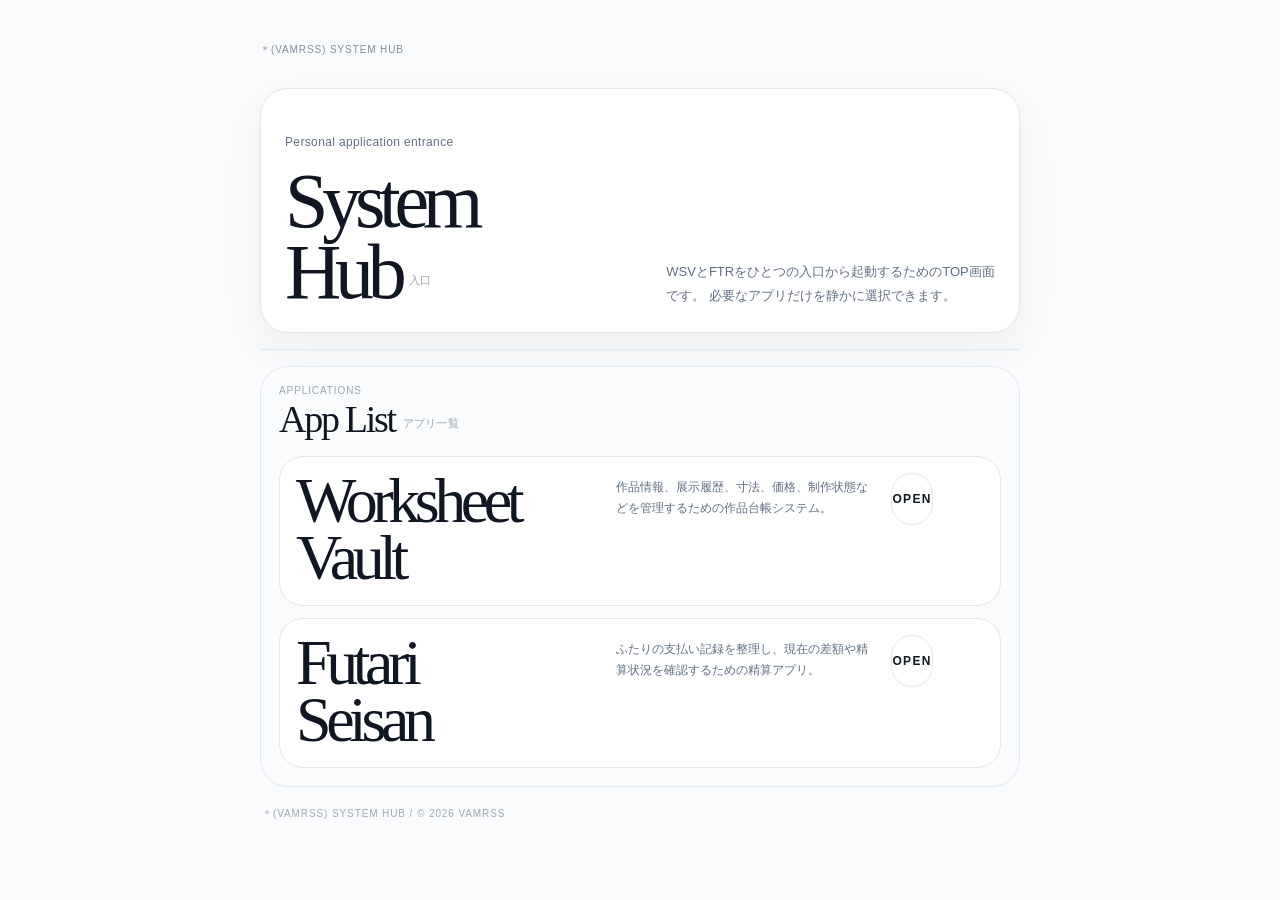
<file: index.html>
<!doctype html>
<html lang="ja">
<head>
  <meta charset="utf-8">
  <meta name="viewport" content="width=device-width, initial-scale=1, viewport-fit=cover">
  <meta name="theme-color" content="#fafbfc">
  <title>VAMRSS HUB</title>

  <style>
    :root {
      --bg: #fafbfc;
      --surface: #ffffff;
      --line: #dfe7ef;
      --deep: #071c16;
      --danger: #9b3144;
      --ink: #101722;
      --sub: #607084;
      --radius: 28px;
      --radius-small: 18px;
      --shadow: 0 18px 50px rgba(15, 30, 48, 0.055);
    }

    * { box-sizing: border-box; }

    html {
      -webkit-text-size-adjust: 100%;
      background: var(--bg);
    }

    body {
      margin: 0;
      color: var(--ink);
      background: var(--bg);
      font-family:
        -apple-system,
        BlinkMacSystemFont,
        "Hiragino Sans",
        "Yu Gothic",
        Meiryo,
        sans-serif;
      min-height: 100vh;
    }

    a,
    button {
      -webkit-tap-highlight-color: transparent;
    }

    a {
      color: inherit;
      text-decoration: none;
    }

    button,
    input,
    textarea,
    select {
      font: inherit;
    }

    .container {
      width: min(760px, calc(100% - 24px));
      margin: 0 auto;
      padding: max(18px, env(safe-area-inset-top)) 0 max(24px, env(safe-area-inset-bottom));
    }

    .page {
      display: grid;
      gap: 16px;
    }

    .topbar {
      display: grid;
      grid-template-columns: minmax(0, 1fr) auto;
      align-items: center;
      gap: 8px;
      height: 44px;
      min-height: 44px;
    }

    .brand,
    .top-action,
    .section-number,
    .status-pill,
    .app-role,
    .app-action,
    .site-footer,
    .small-label {
      font-size: 10px;
      font-weight: 500;
      letter-spacing: 0.09em;
      text-transform: uppercase;
      font-family:
        -apple-system,
        BlinkMacSystemFont,
        "Hiragino Sans",
        "Yu Gothic",
        Meiryo,
        sans-serif;
    }

    .brand {
      grid-column: 1;
      justify-self: start;
      align-self: center;
      height: 36px;
      display: inline-flex;
      align-items: center;
      line-height: 1;
      color: var(--sub);
      opacity: .78;
      white-space: nowrap;
      overflow: hidden;
      text-overflow: ellipsis;
    }

    .top-action {
      grid-column: 2;
      justify-self: end;
      align-self: center;
      height: 36px;
      min-height: 36px;
      display: inline-flex;
      align-items: center;
      justify-content: center;
      line-height: 1;
      padding: 0 12px;
      border: none;
      border-radius: 999px;
      background: rgba(255,255,255,0.36);
      backdrop-filter: blur(18px) saturate(1.08);
      -webkit-backdrop-filter: blur(18px) saturate(1.08);
      box-shadow: 0 14px 30px rgba(15,30,48,0.10);
      color: var(--ink);
      font-weight: 800;
    }

    .hero,
    .section {
      border: 1px solid var(--line);
      border-radius: var(--radius);
      background: var(--surface);
      box-shadow: var(--shadow);
      overflow: hidden;
    }

    .hero {
      display: grid;
      gap: 18px;
      padding: 24px;
    }

    .kicker {
      margin-bottom: 12px;
      color: var(--sub);
      font-size: 12px;
      font-weight: 400;
      letter-spacing: 0.03em;
      line-height: 1.6;
    }

    h1,
    h2,
    h3,
    .big-number {
      margin: 0;
      font-family:
        Georgia,
        "Times New Roman",
        "Hiragino Mincho ProN",
        "Yu Mincho",
        serif;
      font-weight: 500;
    }

    h1 {
      font-size: clamp(38px, 13vw, 78px);
      line-height: 0.92;
      letter-spacing: -0.08em;
    }

    h2 {
      font-size: clamp(25px, 7vw, 38px);
      line-height: 0.98;
      letter-spacing: -0.06em;
    }

    h3 {
      font-size: clamp(24px, 8vw, 42px);
      line-height: .96;
      letter-spacing: -0.07em;
    }

    .jp-note {
      display: inline-block;
      margin-left: 8px;
      color: var(--sub);
      opacity: .62;
      font-family:
        -apple-system,
        BlinkMacSystemFont,
        "Hiragino Sans",
        "Yu Gothic",
        Meiryo,
        sans-serif;
      font-size: 11px;
      font-weight: 500;
      letter-spacing: 0.02em;
      vertical-align: middle;
    }

    .lead {
      margin: 0;
      color: var(--sub);
      font-size: 13px;
      line-height: 1.85;
      font-weight: 400;
    }

    .solid-rule {
      height: 1px;
      background: var(--line);
    }

    .section {
      padding: 18px;
      box-shadow: 0 8px 22px rgba(15,30,48,0.03);
    }

    .section-head {
      display: grid;
      gap: 5px;
      margin-bottom: 18px;
    }

    .section-number {
      color: var(--sub);
      opacity: .62;
    }

    .site-footer {
      display: flex;
      justify-content: flex-start;
      align-items: center;
      padding: 4px 2px 0;
      color: var(--sub);
      opacity: .58;
    }

    /* HUB / App List */
    .hub-app-section {
      background: var(--bg);
      border-color: var(--line);
      box-shadow: none;
      padding: 18px;
    }

    .hub-record-list {
      display: grid;
      gap: 12px;
    }

    .hub-record-card {
      display: grid;
      gap: 14px;
      padding: 16px;
      border: 1px solid var(--line);
      border-radius: 24px;
      background: var(--surface);
      color: inherit;
      text-decoration: none;
      transition:
        border-color 120ms cubic-bezier(.2,.8,.2,1),
        transform 120ms cubic-bezier(.2,.8,.2,1),
        box-shadow 120ms cubic-bezier(.2,.8,.2,1);
    }

    .hub-record-card:active {
      transform: scale(.995);
    }

    @media (hover:hover) {
      .hub-record-card:hover {
        border-color: rgba(7, 28, 22, 0.22);
        box-shadow: 0 12px 30px rgba(15,30,48,0.055);
        transform: translateY(-1px);
      }
    }

    .hub-record-body {
      display: grid;
      gap: 12px;
    }

    .hub-record-logotype {
      margin: 0;
      color: var(--ink);
      font-family:
        Georgia,
        "Times New Roman",
        "Hiragino Mincho ProN",
        "Yu Mincho",
        serif;
      font-size: clamp(34px, 10vw, 64px);
      line-height: .88;
      letter-spacing: -0.085em;
      font-weight: 500;
    }

    .hub-record-copy {
      margin: 0;
      color: var(--sub);
      font-size: 12px;
      line-height: 1.72;
      font-weight: 400;
    }

    .hub-record-actions {
      display: grid;
      grid-template-columns: 1fr;
      gap: 10px;
    }

    .hub-record-open {
      min-height: 52px;
      width: 100%;
      border: 1px solid var(--line);
      border-radius: 999px;
      background: var(--surface);
      color: var(--ink);
      display: inline-flex;
      align-items: center;
      justify-content: center;
      line-height: 1;
      font-size: 12px;
      font-weight: 900;
      letter-spacing: .11em;
      text-transform: uppercase;
    }

    @media (min-width: 640px) {
      .container { padding-top: 28px; }

      .hero {
        grid-template-columns: 1.05fr .95fr;
        min-height: 245px;
        align-items: end;
      }

      .hub-record-card {
        min-height: 150px;
        grid-template-columns: minmax(240px, .9fr) minmax(220px, 1.1fr);
        align-items: stretch;
        gap: 18px;
      }

      .hub-record-body {
        display: grid;
        align-content: space-between;
        gap: 12px;
      }

      .hub-record-copy {
        padding-top: 4px;
        align-self: start;
      }

      .hub-record-actions {
        grid-column: 2;
        align-self: end;
        grid-template-columns: 1fr 1fr;
      }

      .hub-record-open {
        grid-column: 1;
      }
    }

    @media (max-width: 420px) {
      .hub-record-logotype {
        font-size: clamp(38px, 13vw, 58px);
      }
    }

    @media (prefers-reduced-motion: reduce) {
      *,
      *::before,
      *::after {
        animation-duration: 1ms !important;
        animation-iteration-count: 1 !important;
        transition-duration: 1ms !important;
        scroll-behavior: auto !important;
      }
    }
  </style>
</head>

<body>
  <main class="container">
    <div class="page">
      <div class="topbar">
        <div class="brand">＊(VAMRSS) SYSTEM HUB</div>
      </div>

      <header class="hero">
        <div class="hero-main">
          <div class="kicker">Personal application entrance</div>
          <h1>System<br>Hub<span class="jp-note">入口</span></h1>
        </div>
        <p class="lead">
          WSVとFTRをひとつの入口から起動するためのTOP画面です。
          必要なアプリだけを静かに選択できます。
        </p>
      </header>

      <div class="solid-rule"></div>

      <section class="section hub-app-section">
        <div class="section-head">
          <div class="section-number">Applications</div>
          <h2>App List<span class="jp-note">アプリ一覧</span></h2>
        </div>

        <div class="hub-record-list">
          <a class="hub-record-card" href="./wsv.html" aria-label="Open Worksheet Vault">
            <div class="hub-record-body">
              <h3 class="hub-record-logotype">Worksheet<br>Vault</h3>
            </div>
            <div class="hub-record-body">
              <p class="hub-record-copy">
                作品情報、展示履歴、寸法、価格、制作状態などを管理するための作品台帳システム。
              </p>
              <div class="hub-record-actions">
                <span class="hub-record-open">OPEN</span>
              </div>
            </div>
          </a>

          <a class="hub-record-card" href="./ftr.html?book=ftr-futariseisan-7q4m9v2k" aria-label="Open Futari Seisan">
            <div class="hub-record-body">
              <h3 class="hub-record-logotype">Futari<br>Seisan</h3>
            </div>
            <div class="hub-record-body">
              <p class="hub-record-copy">
                ふたりの支払い記録を整理し、現在の差額や精算状況を確認するための精算アプリ。
              </p>
              <div class="hub-record-actions">
                <span class="hub-record-open">OPEN</span>
              </div>
            </div>
          </a>
        </div>
      </section>

      <footer class="site-footer">
        ＊(VAMRSS) SYSTEM HUB / © 2026 VAMRSS
      </footer>
    </div>
  </main>
</body>
</html>
</file>
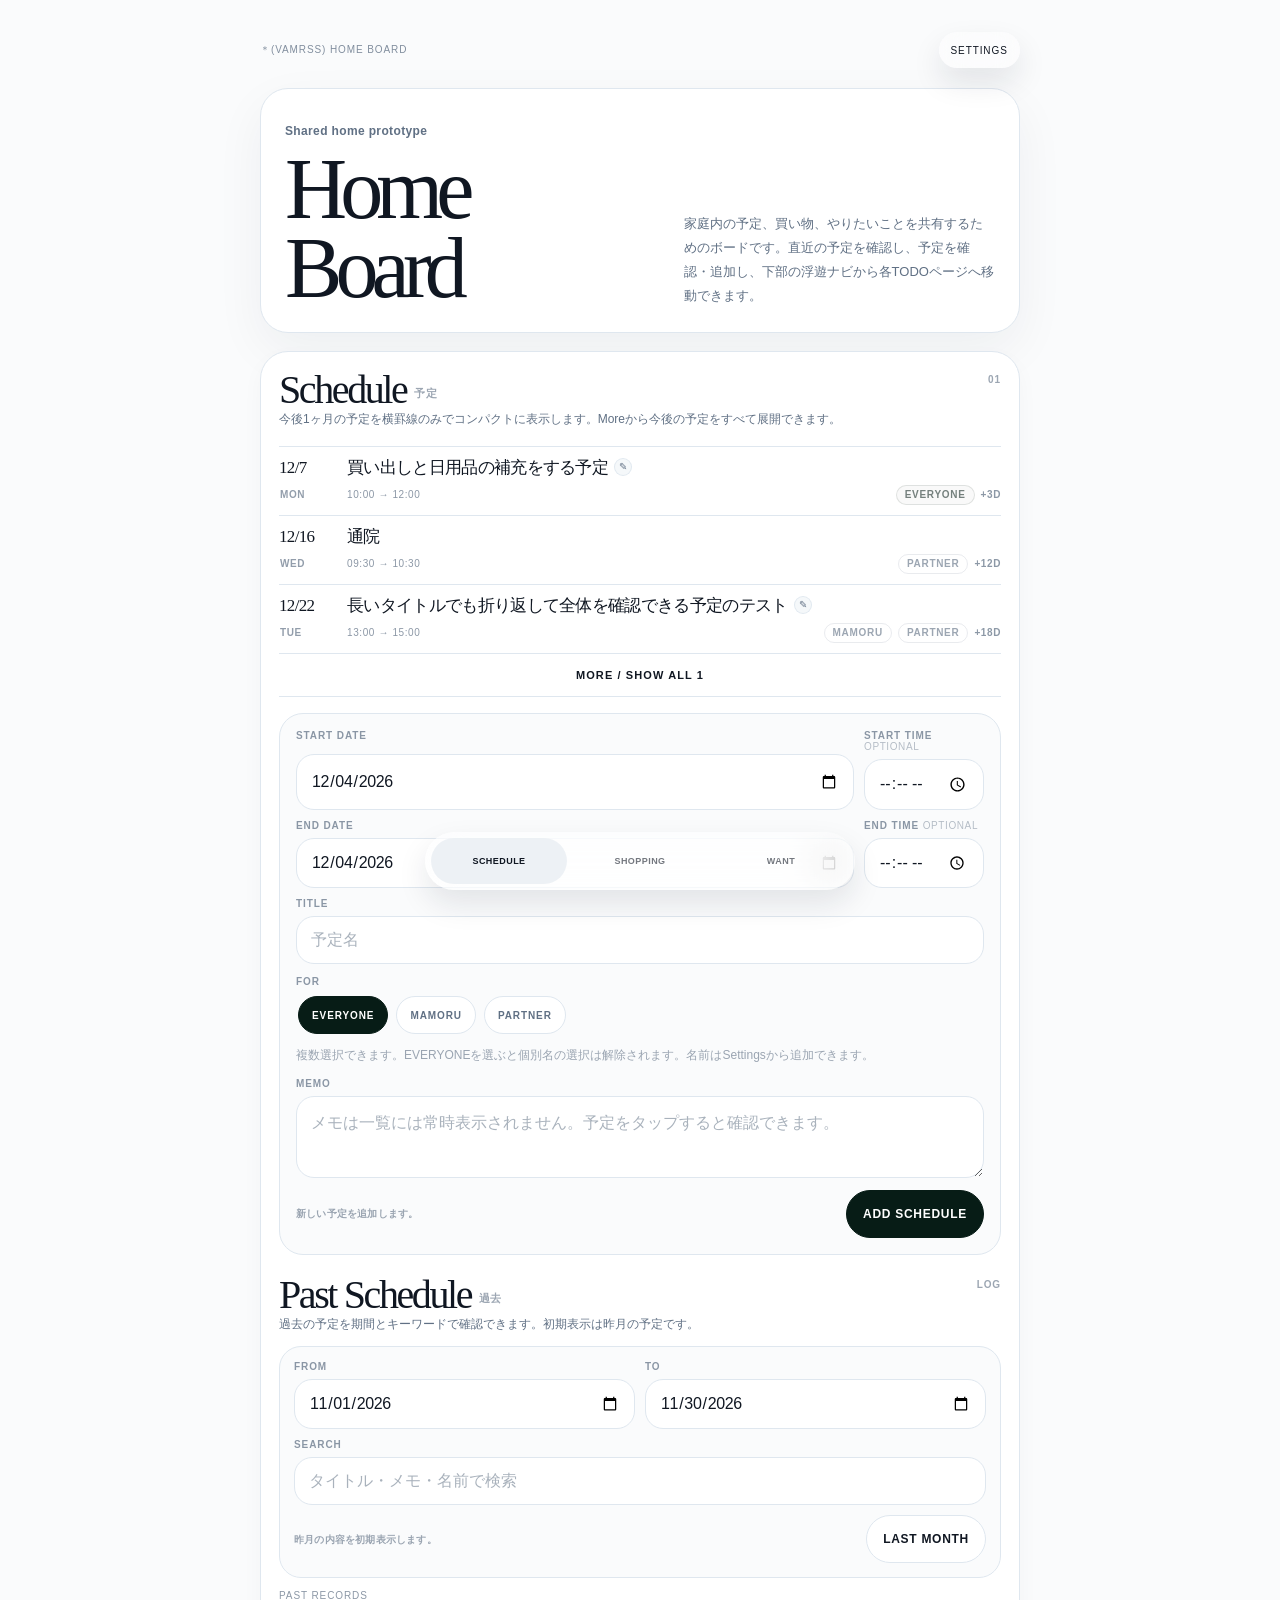
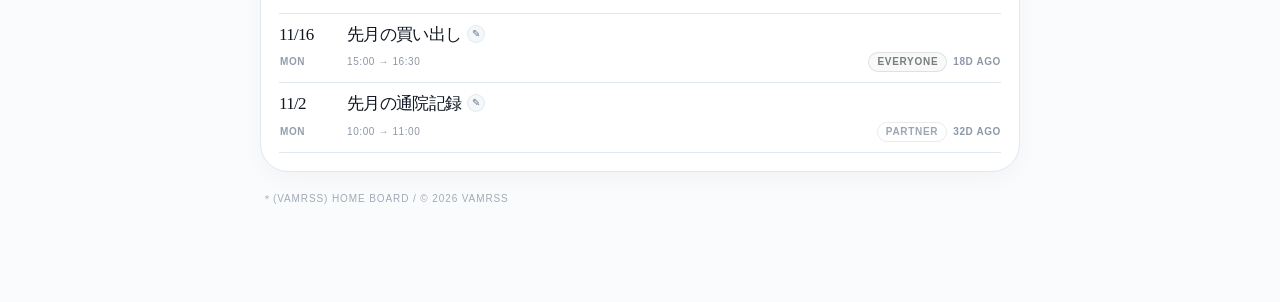
<file: hbtest.html>
<!doctype html>
<html lang="ja">
<head>
  <meta charset="utf-8">
  <meta name="viewport" content="width=device-width, initial-scale=1, viewport-fit=cover">
  <title>Home Board - Identity Multi Page Prototype v10</title>
  <style>
    :root {
      --bg: #fafbfc;
      --surface: #ffffff;
      --line: #dfe7ef;
      --deep: #071c16;
      --danger: #9b3144;
      --ink: #101722;
      --sub: #607084;
      --radius: 28px;
      --radius-small: 18px;
      --shadow: 0 18px 50px rgba(15, 30, 48, 0.055);
      --nav-height: 72px;
      --motion-fast: 120ms;
      --motion-base: 180ms;
      --motion-ease: cubic-bezier(.2, .8, .2, 1);
    }

    * { box-sizing: border-box; }

    html {
      -webkit-text-size-adjust: 100%;
      background: var(--bg);
      scroll-behavior: smooth;
    }

    body {
      margin: 0;
      color: var(--ink);
      background: var(--bg);
      font-family: -apple-system, BlinkMacSystemFont, "Hiragino Sans", "Yu Gothic", Meiryo, sans-serif;
      min-height: 100vh;
    }

    button,
    input,
    textarea { font: inherit; }

    button {
      -webkit-tap-highlight-color: transparent;
      cursor: pointer;
    }

    button:disabled { opacity: .45; cursor: not-allowed; }

    button:focus-visible,
    input:focus-visible,
    textarea:focus-visible,
    .schedule-row:focus-visible,
    .owner-button:focus-visible,
    .nav-button:focus-visible {
      outline: 2px solid rgba(7, 28, 22, 0.42);
      outline-offset: 3px;
    }

    .container {
      width: min(760px, calc(100% - 24px));
      margin: 0 auto;
      padding: max(18px, env(safe-area-inset-top)) 0 calc(var(--nav-height) + max(24px, env(safe-area-inset-bottom)));
    }

    .page { display: grid; gap: 16px; }

    .topbar {
      display: grid;
      grid-template-columns: minmax(0, 1fr) auto;
      align-items: center;
      gap: 8px;
      height: 44px;
      min-height: 44px;
    }

    .brand,
    .top-action,
    .section-number,
    .label,
    .small-action,
    .empty,
    .date-chip,
    .schedule-weekday,
    .form-note,
    .owner-pill,
    .owner-button,
    .settings-label,
    .name-chip,
    .data-role,
    .nav-button,
    .site-footer {
      font-size: 10px;
      font-weight: 800;
      letter-spacing: 0.09em;
      text-transform: uppercase;
      font-family: -apple-system, BlinkMacSystemFont, "Hiragino Sans", "Yu Gothic", Meiryo, sans-serif;
    }

    .brand {
      min-width: 0;
      overflow: hidden;
      white-space: nowrap;
      text-overflow: ellipsis;
      height: 36px;
      display: inline-flex;
      align-items: center;
      color: var(--sub);
      opacity: .78;
      line-height: 1;
    }

    .top-action {
      height: 36px;
      min-height: 36px;
      display: inline-flex;
      align-items: center;
      justify-content: center;
      padding: 0 12px;
      border: none;
      border-radius: 999px;
      background: rgba(255,255,255,0.36);
      backdrop-filter: blur(18px) saturate(1.08);
      -webkit-backdrop-filter: blur(18px) saturate(1.08);
      box-shadow: 0 14px 30px rgba(15,30,48,0.10);
      color: var(--ink);
    }

    .hero,
    .section,
    .page-card {
      border: 1px solid var(--line);
      border-radius: var(--radius);
      background: var(--surface);
    }

    .hero {
      display: grid;
      gap: 18px;
      padding: 24px;
      box-shadow: var(--shadow);
      overflow: hidden;
    }

    .kicker {
      margin: 0 0 12px;
      color: var(--sub);
      font-size: 12px;
      font-weight: 700;
      letter-spacing: 0.03em;
    }

    h1,
    h2,
    .schedule-title,
    .detail-title {
      font-family: Georgia, "Times New Roman", "Hiragino Mincho ProN", "Yu Mincho", serif;
      font-weight: 500;
    }

    h1,
    h2,
    h3,
    p { margin: 0; }

    h1 {
      font-size: clamp(44px, 13vw, 86px);
      line-height: 0.92;
      letter-spacing: -0.08em;
    }

    h2 {
      font-size: clamp(27px, 7vw, 40px);
      line-height: 0.98;
      letter-spacing: -0.06em;
    }

    .jp-note {
      display: inline-block;
      margin-left: 8px;
      color: var(--sub);
      opacity: .62;
      font-family: -apple-system, BlinkMacSystemFont, "Hiragino Sans", "Yu Gothic", Meiryo, sans-serif;
      font-size: 11px;
      font-weight: 700;
      letter-spacing: 0.02em;
      vertical-align: middle;
    }

    .lead {
      color: var(--sub);
      font-size: 13px;
      line-height: 1.85;
    }

    .solid-rule { height: 1px; background: var(--line); }

    .section,
    .page-card {
      display: grid;
      gap: 16px;
      padding: 18px;
      overflow: hidden;
      box-shadow: 0 8px 22px rgba(15,30,48,0.03);
    }

    .section-head {
      display: grid;
      grid-template-columns: minmax(0, 1fr) auto;
      gap: 12px;
      align-items: start;
    }

    .section-number {
      color: var(--sub);
      opacity: .62;
      align-self: start;
      padding-top: 4px;
    }

    .section-description,
    .data-text,
    .settings-title p,
    .owner-helper,
    .placeholder-row,
    .detail-memo {
      color: var(--sub);
      font-size: 12px;
      line-height: 1.7;
    }

    .schedule-list {
      display: grid;
      background: transparent;
      border-top: 1px solid var(--line);
    }

    .schedule-row {
      appearance: none;
      border: 0;
      border-bottom: 1px solid var(--line);
      background: transparent;
      color: var(--ink);
      width: 100%;
      min-height: 54px;
      display: grid;
      grid-template-columns: minmax(46px, 58px) minmax(0, 1fr);
      grid-template-rows: auto auto;
      column-gap: 10px;
      row-gap: 7px;
      padding: 10px 0;
      text-align: left;
      transition: background var(--motion-fast) var(--motion-ease), transform var(--motion-fast) var(--motion-ease);
    }

    .schedule-row:active {
      transform: scale(.996);
      background: rgba(244, 247, 249, .72);
    }

    .schedule-date-cell,
    .schedule-weekday-cell,
    .schedule-title-cell,
    .schedule-meta-cell {
      min-width: 0;
    }

    .schedule-date-cell {
      grid-column: 1;
      grid-row: 1;
      align-self: start;
      overflow: hidden;
    }

    .schedule-weekday-cell {
      grid-column: 1;
      grid-row: 2;
      align-self: center;
      display: flex;
      align-items: center;
      overflow: hidden;
    }

    .schedule-title-cell {
      grid-column: 2;
      grid-row: 1;
      align-self: start;
      display: flex;
      align-items: flex-start;
      justify-content: flex-start;
      gap: 6px;
    }

    .schedule-meta-cell {
      grid-column: 2;
      grid-row: 2;
      align-self: center;
      display: grid;
      grid-template-columns: minmax(0, 1fr) auto;
      align-items: center;
      gap: 8px;
      text-align: left;
    }

    .schedule-meta-left {
      min-width: 0;
      display: flex;
      align-items: center;
      justify-content: flex-start;
      gap: 7px;
      flex-wrap: wrap;
      text-align: left;
    }

    .schedule-meta-right {
      min-width: 0;
      display: flex;
      align-items: center;
      justify-content: flex-end;
      gap: 6px;
      flex-wrap: wrap;
      text-align: right;
    }

    .schedule-monthday {
      color: var(--ink);
      font-family: Georgia, "Times New Roman", "Hiragino Mincho ProN", "Yu Mincho", serif;
      font-size: 17px;
      line-height: 1.24;
      font-weight: 500;
      letter-spacing: -0.04em;
      white-space: nowrap;
    }

    .schedule-weekday {
      min-height: 20px;
      display: inline-flex;
      align-items: center;
      justify-content: flex-start;
      padding: 4px 0;
      border: 1px solid transparent;
      border-radius: 999px;
      background: var(--surface);
      color: var(--sub);
      opacity: .68;
      white-space: nowrap;
    }

    .schedule-weekday,
    .schedule-time,
    .days-left {
      flex: 0 0 auto;
      font-size: 10px;
      line-height: 1;
      letter-spacing: 0.06em;
      text-transform: uppercase;
    }

    .schedule-main,
    .date-chip,
    .schedule-title-line,
    .schedule-meta-line {
      display: contents;
    }

    .owner-line {
      min-width: 0;
      display: contents;
    }

    .schedule-title {
      min-width: 0;
      max-width: 100%;
      display: block;
      overflow: visible;
      white-space: normal;
      overflow-wrap: anywhere;
      word-break: normal;
      font-size: 17px;
      line-height: 1.24;
      letter-spacing: -0.04em;
    }

    .schedule-time {
      color: var(--sub);
      opacity: .72;
      overflow-wrap: anywhere;
    }

    .memo-mark {
      flex: 0 0 auto;
      width: 18px;
      height: 18px;
      margin-top: 1px;
      display: inline-grid;
      place-items: center;
      border: 1px solid rgba(223, 231, 239, .9);
      border-radius: 999px;
      color: var(--sub);
      font-size: 10px;
      line-height: 1;
      background: rgba(244, 247, 249, .85);
    }

    .owner-pill {
      flex: 0 1 auto;
      max-width: min(152px, 100%);
      min-width: 0;
      min-height: 20px;
      display: inline-flex;
      align-items: center;
      justify-content: center;
      padding: 4px 8px;
      border: 1px solid rgba(96, 112, 132, 0.18);
      border-radius: 999px;
      color: rgba(96, 112, 132, .82);
      background: transparent;
      line-height: 1;
      letter-spacing: .07em;
      white-space: nowrap;
      overflow: hidden;
      text-overflow: ellipsis;
      opacity: .76;
    }

    .owner-pill.is-everyone {
      color: rgba(7, 28, 22, .72);
      border-color: rgba(7, 28, 22, .14);
      background: rgba(7, 28, 22, .035);
    }

    .days-left {
      justify-self: end;
      align-self: start;
      display: inline-flex;
      align-items: center;
      justify-content: flex-end;
      min-height: 20px;
      color: rgba(96, 112, 132, .72);
      background: transparent;
      border: 0;
      padding: 4px 0;
      font-size: 10px;
      font-weight: 800;
      letter-spacing: .06em;
      line-height: 1;
      white-space: nowrap;
      text-align: right;
      text-transform: uppercase;
    }

    .days-left.is-today {
      color: var(--danger);
      opacity: .92;
    }

    .more-wrap {
      display: grid;
      border-bottom: 1px solid var(--line);
      background: transparent;
    }

    .more-button {
      min-height: 42px;
      border: none;
      background: transparent;
      color: var(--ink);
      font-size: 11px;
      font-weight: 900;
      letter-spacing: 0.10em;
      text-transform: uppercase;
    }

    .empty {
      padding: 18px 2px;
      color: var(--sub);
      opacity: .66;
      text-align: center;
      border-bottom: 1px solid var(--line);
    }

    .form-card {
      display: grid;
      gap: 12px;
      padding: 16px;
      border: 1px solid var(--line);
      border-radius: 24px;
      background: var(--bg);
    }

    .past-panel {
      display: grid;
      gap: 12px;
      padding-top: 4px;
    }

    .past-filter {
      display: grid;
      gap: 10px;
      padding: 14px;
      border: 1px solid var(--line);
      border-radius: 22px;
      background: var(--bg);
    }

    .past-filter-grid {
      display: grid;
      grid-template-columns: 1fr;
      gap: 10px;
    }

    .past-list-title {
      color: var(--sub);
      opacity: .72;
      font-size: 10px;
      font-weight: 500;
      letter-spacing: .09em;
      text-transform: uppercase;
    }


    .form-grid {
      display: grid;
      grid-template-columns: 1fr;
      gap: 10px;
    }

    .date-time-grid {
      display: grid;
      grid-template-columns: 1fr;
      gap: 10px;
    }

    .date-time-pair {
      display: grid;
      grid-template-columns: 1fr;
      gap: 10px;
      min-width: 0;
    }

    input[type="time"] {
      -webkit-appearance: none;
      appearance: none;
      text-align: left;
      text-align-last: left;
    }

    .field { display: grid; gap: 7px; min-width: 0; }
    .label { color: var(--sub); opacity: .72; }
    .label-sub { opacity: .62; font-weight: 500; letter-spacing: .06em; }

    input,
    textarea {
      width: 100%;
      min-width: 0;
      max-width: 100%;
      border: 1px solid var(--line);
      border-radius: var(--radius-small);
      background: var(--surface);
      color: var(--ink);
      min-height: 48px;
      padding: 13px 14px;
      font-size: 16px;
      line-height: 1.25;
      box-shadow: none;
      outline: none;
      text-align: left;
    }


    .date-field {
      min-width: 0;
      max-width: 100%;
      overflow: visible;
    }

    /* FTR参考：iPhoneでdate入力の内部表示が横に膨らまないよう、
       ネイティブdateのまま外形だけを通常inputと同じ扱いにする。 */
    input[type="date"].date-input {
      display: block;
      width: 100%;
      max-width: 100%;
      min-width: 0;
      min-inline-size: 0;
      min-height: 48px;
      border: 1px solid var(--line);
      border-radius: var(--radius-small);
      background: var(--surface);
      color: var(--ink);
      padding: 13px 14px;
      font-size: 16px;
      line-height: 1.25;
      letter-spacing: -0.02em;
      text-align: left;
      text-align-last: left;
      -webkit-appearance: none;
      appearance: none;
      overflow: hidden;
      white-space: nowrap;
    }

    input[type="date"].date-input::-webkit-date-and-time-value {
      text-align: left;
    }

    input[type="date"].date-input::-webkit-calendar-picker-indicator {
      margin-left: auto;
      flex-shrink: 0;
    }


    textarea {
      min-height: 82px;
      resize: vertical;
      line-height: 1.6;
    }

    input::placeholder,
    textarea::placeholder { color: rgba(96, 112, 132, .54); }

    .owner-button-area {
      display: flex;
      gap: 8px;
      flex-wrap: wrap;
      align-items: center;
      min-width: 0;
      max-height: 132px;
      overflow: auto;
      -webkit-overflow-scrolling: touch;
      padding: 2px 2px 4px;
      scrollbar-width: thin;
    }

    .owner-button {
      flex: 0 0 auto;
      max-width: 148px;
      min-height: 38px;
      border: 1px solid var(--line);
      border-radius: 999px;
      background: var(--surface);
      color: var(--sub);
      padding: 0 13px;
      overflow: hidden;
      text-overflow: ellipsis;
      white-space: nowrap;
      transition: background var(--motion-fast) var(--motion-ease), color var(--motion-fast) var(--motion-ease), border-color var(--motion-fast) var(--motion-ease);
    }

    .owner-button.is-active {
      background: var(--deep);
      border-color: var(--deep);
      color: var(--surface);
    }

    .owner-helper { opacity: .62; }

    .form-actions,
    .data-actions {
      display: grid;
      grid-template-columns: minmax(0, 1fr) auto;
      gap: 10px;
      align-items: center;
    }

    .form-note {
      color: var(--sub);
      opacity: .62;
      line-height: 1.5;
      text-transform: none;
      letter-spacing: .02em;
      font-weight: 700;
    }

    .primary-button,
    .secondary-button,
    .danger-button,
    .small-action {
      min-height: 48px;
      border-radius: 999px;
      padding: 0 16px;
      border: 1px solid var(--line);
      font-size: 12px;
      font-weight: 800;
      letter-spacing: 0.06em;
      text-transform: uppercase;
      display: inline-flex;
      align-items: center;
      justify-content: center;
      line-height: 1;
    }

    .small-action { min-height: 36px; font-size: 10px; padding: 0 12px; }

    .primary-button {
      background: var(--deep);
      color: var(--surface);
      border-color: var(--deep);
    }

    .secondary-button,
    .small-action {
      background: var(--surface);
      color: var(--ink);
      border-color: var(--line);
    }

    .danger-button {
      background: rgba(155,49,68,0.07);
      color: var(--danger);
      border-color: rgba(155,49,68,0.16);
    }

    .detail-panel {
      position: fixed;
      inset: 0;
      z-index: 30;
      display: none;
      align-items: end;
      padding: 14px;
      background: rgba(7, 28, 22, .16);
      backdrop-filter: blur(10px);
      -webkit-backdrop-filter: blur(10px);
    }

    .detail-panel.is-open { display: grid; }

    .detail-card {
      width: min(760px, 100%);
      max-height: min(82vh, 720px);
      overflow: auto;
      margin: 0 auto;
      display: grid;
      gap: 14px;
      border: 1px solid var(--line);
      border-radius: 28px;
      background: var(--surface);
      box-shadow: 0 24px 70px rgba(15, 30, 48, 0.16);
      padding: 18px;
    }

    .detail-meta {
      color: var(--sub);
      font-size: 12px;
      font-weight: 800;
      letter-spacing: .08em;
      text-transform: uppercase;
      line-height: 1.55;
    }

    .detail-title {
      font-size: 28px;
      line-height: 1.05;
      letter-spacing: -0.05em;
      overflow-wrap: anywhere;
    }

    .detail-memo {
      min-height: 68px;
      border: 1px solid var(--line);
      border-radius: 18px;
      background: var(--bg);
      color: var(--ink);
      padding: 14px;
      white-space: pre-wrap;
    }

    .detail-actions {
      display: flex;
      gap: 8px;
      flex-wrap: wrap;
      justify-content: flex-end;
    }

    .app-view { display: none; gap: 18px; }
    .app-view.is-active { display: grid; }

    .placeholder-list,
    .name-list {
      display: grid;
      border-top: 1px solid var(--line);
    }

    .placeholder-row,
    .name-row {
      min-height: 46px;
      display: grid;
      grid-template-columns: minmax(0, 1fr) auto;
      align-items: center;
      gap: 10px;
      border-bottom: 1px solid var(--line);
      padding: 8px 0;
    }

    .name-actions {
      display: flex;
      flex-wrap: wrap;
      gap: 6px;
      justify-content: flex-end;
    }

    .settings-title { display: grid; gap: 6px; }
    .settings-label { color: var(--sub); opacity: .72; }

    .settings-add {
      display: grid;
      grid-template-columns: minmax(0, 1fr) auto;
      gap: 8px;
      align-items: end;
    }

    .name-chip {
      min-width: 0;
      color: var(--ink);
      overflow: hidden;
      white-space: nowrap;
      text-overflow: ellipsis;
    }

    .data-grid { display: grid; gap: 12px; }

    .data-card {
      border: 1px solid var(--line);
      border-radius: 22px;
      background: var(--surface);
      padding: 14px;
      display: grid;
      gap: 8px;
    }

    .data-card.caution {
      background: transparent;
      border-style: dashed;
    }

    .data-role { color: var(--sub); opacity: .72; }

    .data-title {
      color: var(--ink);
      font-size: 14px;
      font-weight: 500;
      letter-spacing: -0.02em;
      line-height: 1.35;
    }

    .data-meta {
      margin-top: 2px;
      border-top: 1px solid var(--line);
      padding-top: 10px;
      color: var(--sub);
      font-size: 11px;
      line-height: 1.65;
      overflow-wrap: anywhere;
    }

    .bottom-nav {
      position: fixed;
      left: 50%;
      bottom: max(10px, env(safe-area-inset-bottom));
      transform: translateX(-50%);
      z-index: 25;
      width: min(430px, calc(100% - 24px));
      height: 58px;
      border: none;
      border-radius: 999px;
      background: rgba(255,255,255,0.36);
      backdrop-filter: blur(18px) saturate(1.08);
      -webkit-backdrop-filter: blur(18px) saturate(1.08);
      box-shadow: 0 14px 30px rgba(15,30,48,0.10);
      display: grid;
      grid-template-columns: repeat(3, minmax(0, 1fr));
      gap: 5px;
      padding: 6px;
    }

    .nav-button {
      min-width: 0;
      border: 0;
      border-radius: 999px;
      background: transparent;
      color: rgba(16,23,34,0.58);
      min-height: 46px;
      padding: 0 4px;
      display: inline-flex;
      align-items: center;
      justify-content: center;
      line-height: 1;
      font-size: 9px;
      font-weight: 800;
      letter-spacing: .05em;
      text-transform: uppercase;
      transition: background-color var(--motion-fast) var(--motion-ease), color var(--motion-fast) var(--motion-ease);
    }

    .nav-button span {
      display: block;
      max-width: 100%;
      overflow: hidden;
      text-overflow: ellipsis;
      white-space: nowrap;
    }

    .nav-button.is-active {
      background: rgba(235,240,244,0.88);
      color: var(--ink);
    }

    .site-footer {
      display: flex;
      justify-content: flex-start;
      align-items: center;
      padding: 4px 2px 0;
      color: var(--sub);
      opacity: .58;
      font-weight: 400;
    }

    .brand,
    .top-action {
      font-weight: 400;
    }

    .toast {
      position: fixed;
      left: 50%;
      bottom: calc(84px + env(safe-area-inset-bottom));
      transform: translateX(-50%) translateY(20px);
      z-index: 40;
      min-width: 180px;
      max-width: calc(100% - 28px);
      padding: 12px 14px;
      border-radius: 999px;
      background: rgba(7, 28, 22, .92);
      color: #fff;
      font-size: 12px;
      font-weight: 800;
      letter-spacing: .04em;
      text-align: center;
      opacity: 0;
      pointer-events: none;
      transition: opacity var(--motion-base) var(--motion-ease), transform var(--motion-base) var(--motion-ease);
    }

    .toast.is-show {
      opacity: 1;
      transform: translateX(-50%) translateY(0);
    }

    @media (min-width: 640px) {
      .container { padding-top: 28px; }
      .hero { grid-template-columns: 1.1fr .9fr; min-height: 245px; align-items: end; }
      .form-grid { grid-template-columns: 1fr; }
      .date-time-pair { grid-template-columns: minmax(0, 1fr) 120px; }
      .past-filter-grid { grid-template-columns: 1fr 1fr; }
      .past-filter-grid .wide { grid-column: 1 / -1; }
      .data-grid { grid-template-columns: repeat(2, minmax(0, 1fr)); }
    }

    @media (max-width: 560px) {
      .container { width: min(100% - 20px, 760px); }
      .hero { padding: 22px 18px; }
      .section, .page-card { padding: 16px 12px; }
      .section-head { grid-template-columns: minmax(0, 1fr); }
      .section-number { padding-top: 0; }
      .schedule-row {
        grid-template-columns: minmax(44px, 52px) minmax(0, 1fr);
        column-gap: 8px;
        row-gap: 7px;
      }
      .schedule-monthday { font-size: 15px; }
      .schedule-title { font-size: 16px; }
      .owner-pill { max-width: 126px; }
      .days-left { font-size: 9px; }
      .form-actions,
      .data-actions,
      .settings-add { grid-template-columns: 1fr; }
      .past-filter-grid { grid-template-columns: 1fr; }
      .form-actions .primary-button,
      .data-actions .primary-button,
      .settings-add .secondary-button { width: 100%; }
    }

    @media (max-width: 380px) {
      .bottom-nav { width: calc(100% - 16px); }
      .nav-button { font-size: 8px; letter-spacing: .025em; }
      .schedule-row { grid-template-columns: 44px minmax(0, 1fr); }
      .days-left { font-size: 8px; }
    }
  </style>
</head>
<body>
  <main class="container">
    <div class="page">
      <header class="topbar" aria-label="Topbar">
        <div class="brand">＊(VAMRSS) HOME BOARD</div>
        <button class="top-action" type="button" id="settingsButton">Settings</button>
      </header>

      <section class="app-view is-active" data-page="schedule" aria-label="Schedule page">
        <section class="hero" aria-labelledby="pageTitle">
          <div>
            <p class="kicker">Shared home prototype</p>
            <h1 id="pageTitle">Home<br>Board</h1>
          </div>
          <p class="lead">
            家庭内の予定、買い物、やりたいことを共有するためのボードです。直近の予定を確認し、予定を確認・追加し、下部の浮遊ナビから各TODOページへ移動できます。
          </p>
        </section>

        <section class="section" aria-labelledby="homeScheduleHeading">
          <div class="section-head">
            <div>
              <h2 id="homeScheduleHeading">Schedule<span class="jp-note">予定</span></h2>
              <p class="section-description">今後1ヶ月の予定を横罫線のみでコンパクトに表示します。Moreから今後の予定をすべて展開できます。</p>
            </div>
            <div class="section-number">01</div>
          </div>

          <div class="schedule-list" id="scheduleList" aria-live="polite"></div>

          <form class="form-card" id="scheduleForm" autocomplete="off">
            <div class="date-time-grid">
              <div class="date-time-pair">
                <div class="field date-field">
                  <label class="label" for="scheduleStartDate">Start Date</label>
                  <input id="scheduleStartDate" class="date-input" name="startDate" type="date" autocomplete="off" required>
                </div>
                <div class="field">
                  <label class="label" for="scheduleStartTime">Start Time <span class="label-sub">Optional</span></label>
                  <input id="scheduleStartTime" name="startTime" type="time" autocomplete="off">
                </div>
              </div>
              <div class="date-time-pair">
                <div class="field date-field">
                  <label class="label" for="scheduleEndDate">End Date</label>
                  <input id="scheduleEndDate" class="date-input" name="endDate" type="date" autocomplete="off" required>
                </div>
                <div class="field">
                  <label class="label" for="scheduleEndTime">End Time <span class="label-sub">Optional</span></label>
                  <input id="scheduleEndTime" name="endTime" type="time" autocomplete="off">
                </div>
              </div>
              <div class="field">
                <label class="label" for="scheduleTitle">Title</label>
                <input id="scheduleTitle" name="title" type="text" inputmode="text" placeholder="予定名" required>
              </div>
            </div>

            <div class="field">
              <div class="label">For</div>
              <div class="owner-button-area" id="ownerButtons" aria-label="予定の対象者"></div>
              <p class="owner-helper">複数選択できます。EVERYONEを選ぶと個別名の選択は解除されます。名前はSettingsから追加できます。</p>
            </div>

            <div class="field">
              <label class="label" for="scheduleMemo">Memo</label>
              <textarea id="scheduleMemo" name="memo" placeholder="メモは一覧には常時表示されません。予定をタップすると確認できます。"></textarea>
            </div>

            <div class="form-actions">
              <p class="form-note" id="formModeText">新しい予定を追加します。</p>
              <button class="primary-button" type="submit" id="submitButton">Add Schedule</button>
            </div>
          </form>

          <div class="past-panel" aria-labelledby="pastScheduleHeading">
            <div class="section-head">
              <div>
                <h2 id="pastScheduleHeading">Past Schedule<span class="jp-note">過去</span></h2>
                <p class="section-description">過去の予定を期間とキーワードで確認できます。初期表示は昨月の予定です。</p>
              </div>
              <div class="section-number">LOG</div>
            </div>

            <div class="past-filter">
              <div class="past-filter-grid">
                <div class="field">
                  <label class="label" for="pastStart">From</label>
                  <input id="pastStart" class="date-input" type="date" autocomplete="off">
                </div>
                <div class="field">
                  <label class="label" for="pastEnd">To</label>
                  <input id="pastEnd" class="date-input" type="date" autocomplete="off">
                </div>
                <div class="field wide">
                  <label class="label" for="pastSearch">Search</label>
                  <input id="pastSearch" type="search" placeholder="タイトル・メモ・名前で検索">
                </div>
              </div>
              <div class="form-actions">
                <p class="form-note">昨月の内容を初期表示します。</p>
                <button class="secondary-button" type="button" id="pastResetButton">Last Month</button>
              </div>
            </div>

            <div class="past-list-title">Past Records</div>
            <div class="schedule-list" id="pastScheduleList" aria-live="polite"></div>
          </div>
        </section>
      </section>

      <section class="app-view" data-page="shopping" aria-label="Shopping todo page">
        <section class="hero" aria-labelledby="shoppingPageTitle">
          <div>
            <p class="kicker">Shopping todo</p>
            <h1 id="shoppingPageTitle">Shopping<br>TODO</h1>
          </div>
          <p class="lead">買い物リスト専用ページです。次の工程で、できるだけ少ない入力で追加できる共通TODOフォームをここに配置します。</p>
        </section>
        <section class="page-card">
          <h2>Coming Next<span class="jp-note">次工程</span></h2>
          <div class="placeholder-list">
            <div class="placeholder-row"><span>入力フォーム：品名のみで追加できる構成</span><span class="owner-pill">Plan</span></div>
            <div class="placeholder-row"><span>一覧表示：横罫線のみでコンパクト表示</span><span class="owner-pill">Plan</span></div>
            <div class="placeholder-row"><span>完了済み：必要に応じて折りたたみ表示</span><span class="owner-pill">Plan</span></div>
          </div>
        </section>
      </section>

      <section class="app-view" data-page="want" aria-label="Want todo page">
        <section class="hero" aria-labelledby="wantPageTitle">
          <div>
            <p class="kicker">Want todo</p>
            <h1 id="wantPageTitle">Want<br>TODO</h1>
          </div>
          <p class="lead">やりたいことTODO専用ページです。買い物TODOと同じ入力・確認UIを使い、カテゴリだけを分ける構成にします。</p>
        </section>
        <section class="page-card">
          <h2>Coming Next<span class="jp-note">次工程</span></h2>
          <div class="placeholder-list">
            <div class="placeholder-row"><span>入力フォーム：やりたいことを短く追加</span><span class="owner-pill">Plan</span></div>
            <div class="placeholder-row"><span>一覧表示：買い物TODOと共通UI</span><span class="owner-pill">Plan</span></div>
            <div class="placeholder-row"><span>詳細確認：必要なメモはタップで確認</span><span class="owner-pill">Plan</span></div>
          </div>
        </section>
      </section>

      <section class="app-view" data-page="settings" aria-label="Settings page">
        <section class="hero" aria-labelledby="settingsPageTitle">
          <div>
            <p class="kicker">System settings</p>
            <h1 id="settingsPageTitle">Settings<br>Room</h1>
          </div>
          <p class="lead">Home Boardの名前設定とバックアップ書き出しを管理します。右上のSettingsからいつでもこのページへ移動できます。</p>
        </section>

        <section class="section" aria-labelledby="nameSettingsHeading">
          <div class="section-head">
            <div>
              <h2 id="nameSettingsHeading">Name List<span class="jp-note">名前</span></h2>
              <p class="section-description">予定の対象者として使う名前を追加できます。EVERYONEは固定項目です。</p>
            </div>
            <div class="section-number">SET</div>
          </div>

          <form class="settings-add" id="nameForm" autocomplete="off">
            <div class="field">
              <label class="settings-label" for="nameInput">Name</label>
              <input id="nameInput" type="text" placeholder="例：Mamoru" maxlength="24">
            </div>
            <button class="secondary-button" type="submit">Add Name</button>
          </form>

          <div class="name-list" id="nameList" aria-live="polite"></div>
        </section>

        <section class="section" aria-labelledby="backupHeading">
          <div class="section-head">
            <div>
              <h2 id="backupHeading">Backup Data<span class="jp-note">保存</span></h2>
              <p class="section-description">現在のHome BoardデータをJSONとして書き出します。</p>
            </div>
            <div class="section-number">DATA</div>
          </div>

          <div class="data-grid">
            <article class="data-card">
              <div class="data-role">Export / 書き出し</div>
              <h3 class="data-title">Save a JSON backup</h3>
              <p class="data-text">予定、名前設定、今後追加するTODOデータをバックアップできる構成にします。</p>
              <div class="data-actions">
                <span class="data-text">Filename: HMB-YYYYMMDD-HHMM.json</span>
                <button class="primary-button" type="button" id="exportButton">Export</button>
              </div>
            </article>
            <article class="data-card caution">
              <div class="data-role">Backup Rule / 命名規則</div>
              <h3 class="data-title">HMB-YYYYMMDD-HHMM.json</h3>
              <p class="data-text">Home Boardの短縮コードHMBに、年月日8桁と時刻4桁を付けて保存します。</p>
              <div class="data-meta">Example: HMB-20260608-0412.json</div>
            </article>
          </div>
        </section>
      </section>

      <footer class="site-footer">＊(VAMRSS) HOME BOARD / © 2026 VAMRSS</footer>
    </div>
  </main>

  <nav class="bottom-nav" aria-label="Page navigation">
    <button class="nav-button is-active" type="button" data-nav="schedule"><span>Schedule</span></button>
    <button class="nav-button" type="button" data-nav="shopping"><span>Shopping</span></button>
    <button class="nav-button" type="button" data-nav="want"><span>Want</span></button>
  </nav>

  <div class="detail-panel" id="detailPanel" aria-hidden="true">
    <div class="detail-card" role="dialog" aria-modal="true" aria-labelledby="detailTitle">
      <div class="detail-meta" id="detailDate"></div>
      <div class="detail-title" id="detailTitle"></div>
      <div class="detail-memo" id="detailMemo"></div>
      <div class="detail-actions">
        <button class="secondary-button" type="button" id="detailClose">Close</button>
        <button class="secondary-button" type="button" id="detailEdit">Edit</button>
        <button class="danger-button" type="button" id="detailDelete">Delete</button>
      </div>
    </div>
  </div>

  <div class="toast" id="toast" role="status" aria-live="polite"></div>

  <script>
    const STORAGE_KEY = 'home-board-v5';
    const OLD_STORAGE_KEY = 'home-board-schedule-v3';
    const DAY_MS = 24 * 60 * 60 * 1000;

    const state = {
      schedules: [],
      names: [],
      selectedOwners: ['EVERYONE'],
      showAll: false,
      editingId: null,
      activeId: null,
      currentPage: 'schedule',
      toastTimer: null
    };

    const els = {
      list: document.getElementById('scheduleList'),
      pastList: document.getElementById('pastScheduleList'),
      pastStart: document.getElementById('pastStart'),
      pastEnd: document.getElementById('pastEnd'),
      pastSearch: document.getElementById('pastSearch'),
      pastReset: document.getElementById('pastResetButton'),
      views: Array.from(document.querySelectorAll('.app-view')),
      navButtons: Array.from(document.querySelectorAll('.nav-button')),
      form: document.getElementById('scheduleForm'),
      startDate: document.getElementById('scheduleStartDate'),
      startTime: document.getElementById('scheduleStartTime'),
      endDate: document.getElementById('scheduleEndDate'),
      endTime: document.getElementById('scheduleEndTime'),
      title: document.getElementById('scheduleTitle'),
      memo: document.getElementById('scheduleMemo'),
      ownerButtons: document.getElementById('ownerButtons'),
      submit: document.getElementById('submitButton'),
      formMode: document.getElementById('formModeText'),
      panel: document.getElementById('detailPanel'),
      detailDate: document.getElementById('detailDate'),
      detailTitle: document.getElementById('detailTitle'),
      detailMemo: document.getElementById('detailMemo'),
      close: document.getElementById('detailClose'),
      edit: document.getElementById('detailEdit'),
      del: document.getElementById('detailDelete'),
      settingsButton: document.getElementById('settingsButton'),
      nameForm: document.getElementById('nameForm'),
      nameInput: document.getElementById('nameInput'),
      nameList: document.getElementById('nameList'),
      exportButton: document.getElementById('exportButton'),
      toast: document.getElementById('toast')
    };

    function localDateString(date = new Date()) {
      const y = date.getFullYear();
      const m = String(date.getMonth() + 1).padStart(2, '0');
      const d = String(date.getDate()).padStart(2, '0');
      return `${y}-${m}-${d}`;
    }


    function displayDateInput(dateString) {
      return String(dateString || '');
    }

    function normalizeDateInput(value) {
      const raw = String(value || '').trim();
      const iso = raw.match(/^(\d{4})-(\d{2})-(\d{2})$/);
      const slash = raw.replace(/[.]/g, '/').match(/^(\d{4})[\/](\d{1,2})[\/](\d{1,2})$/);
      const match = iso || slash;
      if (!match) return '';
      const y = Number(match[1]);
      const m = Number(match[2]);
      const d = Number(match[3]);
      const date = new Date(y, m - 1, d);
      if (date.getFullYear() !== y || date.getMonth() !== m - 1 || date.getDate() !== d) return '';
      return `${y}-${String(m).padStart(2, '0')}-${String(d).padStart(2, '0')}`;
    }


    function normalizeTimeInput(value) {
      const raw = String(value || '').trim();
      const match = raw.match(/^(\d{1,2}):(\d{2})$/);
      if (!match) return '';
      const h = Number(match[1]);
      const m = Number(match[2]);
      if (h < 0 || h > 23 || m < 0 || m > 59) return '';
      return `${String(h).padStart(2, '0')}:${String(m).padStart(2, '0')}`;
    }

    function scheduleStartDate(item) {
      return normalizeDateInput(item.startDate || item.date || '');
    }

    function scheduleEndDate(item) {
      return normalizeDateInput(item.endDate || item.startDate || item.date || '');
    }

    function scheduleStartTime(item) {
      return normalizeTimeInput(item.startTime || '');
    }

    function scheduleEndTime(item) {
      return normalizeTimeInput(item.endTime || '');
    }

    function scheduleStartKey(item) {
      return `${scheduleStartDate(item)}T${scheduleStartTime(item) || '00:00'}`;
    }

    function scheduleEndKey(item) {
      return `${scheduleEndDate(item)}T${scheduleEndTime(item) || '23:59'}`;
    }

    function nowLocalDateTimeKey() {
      const d = new Date();
      const date = localDateString(d);
      const hh = String(d.getHours()).padStart(2, '0');
      const mm = String(d.getMinutes()).padStart(2, '0');
      return `${date}T${hh}:${mm}`;
    }

    function dateOnly(dateString) {
      const [y, m, d] = dateString.split('-').map(Number);
      return new Date(y, m - 1, d);
    }

    function addDays(date, days) {
      const next = new Date(date);
      next.setDate(next.getDate() + days);
      return next;
    }

    function previousMonthRange() {
      const today = dateOnly(localDateString());
      const start = new Date(today.getFullYear(), today.getMonth() - 1, 1);
      const end = new Date(today.getFullYear(), today.getMonth(), 0);
      return { start: localDateString(start), end: localDateString(end) };
    }

    function setPastDefaultRange() {
      const range = previousMonthRange();
      els.pastStart.value = range.start;
      els.pastEnd.value = range.end;
      els.pastSearch.value = '';
    }

    function formatCompactDate(dateString) {
      const date = dateOnly(dateString);
      return `${date.getMonth() + 1}/${date.getDate()}`;
    }

    function formatWeekday(dateString) {
      const date = dateOnly(dateString);
      return ['Sun', 'Mon', 'Tue', 'Wed', 'Thu', 'Fri', 'Sat'][date.getDay()];
    }

    function formatDetailDate(dateString) {
      const date = dateOnly(dateString);
      return `${date.getFullYear()}.${String(date.getMonth() + 1).padStart(2, '0')}.${String(date.getDate()).padStart(2, '0')} ${formatWeekday(dateString)}`;
    }

    function formatScheduleTime(item) {
      const startDate = scheduleStartDate(item);
      const endDate = scheduleEndDate(item);
      const startTime = scheduleStartTime(item);
      const endTime = scheduleEndTime(item);

      if (!startTime && !endTime) {
        return startDate === endDate ? 'All Day' : `${formatCompactDate(startDate)} → ${formatCompactDate(endDate)} / All Day`;
      }
      if (!startTime || !endTime) {
        return 'Time TBD';
      }
      if (startDate === endDate) return `${startTime} → ${endTime}`;
      return `${formatCompactDate(startDate)} ${startTime} → ${formatCompactDate(endDate)} ${endTime}`;
    }

    function formatScheduleDetailDate(item) {
      const startDate = scheduleStartDate(item);
      const endDate = scheduleEndDate(item);
      const startTime = scheduleStartTime(item);
      const endTime = scheduleEndTime(item);
      if (!startTime && !endTime) {
        if (startDate && endDate && startDate !== endDate) {
          return `${formatDetailDate(startDate)} → ${formatDetailDate(endDate)} / All Day`;
        }
        return `${formatDetailDate(startDate)} / All Day`;
      }
      if (!startTime || !endTime) {
        if (startDate && endDate && startDate !== endDate) {
          return `${formatDetailDate(startDate)} → ${formatDetailDate(endDate)} / Time TBD`;
        }
        return `${formatDetailDate(startDate)} / Time TBD`;
      }
      if (startDate && endDate && startDate !== endDate) {
        return `${formatDetailDate(startDate)} ${startTime} → ${formatDetailDate(endDate)} ${endTime}`;
      }
      return `${formatDetailDate(startDate)} / ${startTime} → ${endTime}`;
    }

    function normalizeOwnerName(owner) {
      if (!owner) return 'EVERYONE';
      const value = String(owner).trim();
      if (!value) return 'EVERYONE';
      if (value.toUpperCase() === 'EVERYONE' || value.toLowerCase() === 'everyone') return 'EVERYONE';
      if (value.toLowerCase() === 'personal') return state.names[0] || 'Personal';
      return value;
    }

    function normalizeOwners(item) {
      const raw = Array.isArray(item.owners) ? item.owners : [item.owner || 'EVERYONE'];
      let owners = raw.map(normalizeOwnerName).filter(Boolean);
      owners = Array.from(new Set(owners));
      if (!owners.length) owners = ['EVERYONE'];
      if (owners.includes('EVERYONE') && owners.length > 1) owners = ['EVERYONE'];
      return owners;
    }

    function isEveryone(owner) {
      return normalizeOwnerName(owner).toUpperCase() === 'EVERYONE';
    }

    function daysLabel(dateString) {
      const today = dateOnly(localDateString());
      const target = dateOnly(dateString);
      const diff = Math.round((target - today) / DAY_MS);
      if (diff === 0) return 'Today';
      if (diff === 1) return 'Tomorrow';
      if (diff > 1) return `+${diff}d`;
      return `${Math.abs(diff)}d ago`;
    }

    function uid() {
      return `sch-${Date.now().toString(36)}-${Math.random().toString(36).slice(2, 8)}`;
    }

    function escapeHtml(value) {
      return String(value || '').replace(/[&<>'"]/g, char => ({
        '&': '&amp;', '<': '&lt;', '>': '&gt;', "'": '&#39;', '"': '&quot;'
      })[char]);
    }

    function load() {
      try {
        const raw = localStorage.getItem(STORAGE_KEY) || localStorage.getItem(OLD_STORAGE_KEY);
        if (!raw) {
          const today = dateOnly(localDateString());
          state.names = ['Mamoru', 'Partner'];
          state.schedules = [
            { id: uid(), date: localDateString(addDays(today, -32)), startDate: localDateString(addDays(today, -32)), startTime: '10:00', endDate: localDateString(addDays(today, -32)), endTime: '11:00', title: '先月の通院記録', owners: ['Partner'], memo: '過去予定の初期表示確認用。' },
            { id: uid(), date: localDateString(addDays(today, -18)), startDate: localDateString(addDays(today, -18)), startTime: '15:00', endDate: localDateString(addDays(today, -18)), endTime: '16:30', title: '先月の買い出し', owners: ['EVERYONE'], memo: 'Last Month範囲の表示テスト。' },
            { id: uid(), date: localDateString(today), startDate: localDateString(today), startTime: '08:00', endDate: localDateString(today), endTime: '08:15', title: '燃えるごみ', owners: ['EVERYONE'], memo: '朝のうちに出す。' },
            { id: uid(), date: localDateString(addDays(today, 3)), startDate: localDateString(addDays(today, 3)), startTime: '10:00', endDate: localDateString(addDays(today, 3)), endTime: '12:00', title: '買い出しと日用品の補充をする予定', owners: ['EVERYONE'], memo: '日用品とミルクを確認。' },
            { id: uid(), date: localDateString(addDays(today, 12)), startDate: localDateString(addDays(today, 12)), startTime: '09:30', endDate: localDateString(addDays(today, 12)), endTime: '10:30', title: '通院', owners: ['Partner'], memo: '' },
            { id: uid(), date: localDateString(addDays(today, 18)), startDate: localDateString(addDays(today, 18)), startTime: '13:00', endDate: localDateString(addDays(today, 18)), endTime: '15:00', title: '長いタイトルでも折り返して全体を確認できる予定のテスト', owners: ['Mamoru', 'Partner'], memo: 'タイトル折り返し確認用。' },
            { id: uid(), date: localDateString(addDays(today, 32)), startDate: localDateString(addDays(today, 32)), startTime: '22:00', endDate: localDateString(addDays(today, 33)), endTime: '02:00', title: '来月の日付をまたぐ予定', owners: ['Mamoru'], memo: 'Moreで表示される確認用データ。' }
          ];
          save();
          return;
        }
        const parsed = JSON.parse(raw);
        state.names = Array.isArray(parsed.names) ? parsed.names.filter(Boolean).map(String) : ['Mamoru', 'Partner'];
        state.schedules = Array.isArray(parsed.schedules)
          ? parsed.schedules.map(item => {
              const startDate = normalizeDateInput(item.startDate || item.date || '');
              const endDate = normalizeDateInput(item.endDate || startDate || item.date || '');
              return {
                ...item,
                date: startDate,
                startDate,
                startTime: normalizeTimeInput(item.startTime || ''),
                endDate,
                endTime: normalizeTimeInput(item.endTime || ''),
                owners: normalizeOwners(item),
                owner: undefined
              };
            })
          : [];
      } catch (error) {
        state.names = ['Mamoru', 'Partner'];
        state.schedules = [];
        showToast('Load error');
      }
    }

    function save() {
      localStorage.setItem(STORAGE_KEY, JSON.stringify({ names: state.names, schedules: state.schedules }));
    }

    function sortedUpcoming() {
      const nowKey = nowLocalDateTimeKey();
      return state.schedules
        .filter(item => scheduleEndKey(item) >= nowKey)
        .sort((a, b) => scheduleStartKey(a).localeCompare(scheduleStartKey(b)) || a.title.localeCompare(b.title, 'ja'));
    }

    function visibleSchedules() {
      const today = dateOnly(localDateString());
      const limit = localDateString(addDays(today, 30));
      const upcoming = sortedUpcoming();
      if (state.showAll) return upcoming;
      return upcoming.filter(item => scheduleStartDate(item) <= limit);
    }

    function filteredPastSchedules() {
      const nowKey = nowLocalDateTimeKey();
      const start = normalizeDateInput(els.pastStart.value);
      const end = normalizeDateInput(els.pastEnd.value);
      const keyword = String(els.pastSearch.value || '').trim().toLowerCase();
      return state.schedules
        .filter(item => scheduleEndKey(item) < nowKey)
        .filter(item => !start || scheduleEndDate(item) >= start)
        .filter(item => !end || scheduleEndDate(item) <= end)
        .filter(item => {
          if (!keyword) return true;
          const owners = normalizeOwners(item).join(' ');
          const haystack = `${item.title || ''} ${item.memo || ''} ${owners}`.toLowerCase();
          return haystack.includes(keyword);
        })
        .sort((a, b) => scheduleEndKey(b).localeCompare(scheduleEndKey(a)) || a.title.localeCompare(b.title, 'ja'));
    }

    function ownerOptions() {
      return ['EVERYONE', ...state.names];
    }

    function setOwnersValue(owners) {
      let normalized = Array.from(new Set((owners || []).map(normalizeOwnerName)));
      normalized = normalized.filter(owner => ownerOptions().includes(owner));
      if (!normalized.length) normalized = ['EVERYONE'];
      if (normalized.includes('EVERYONE') && normalized.length > 1) normalized = ['EVERYONE'];
      state.selectedOwners = normalized;
      renderOwnerButtons();
    }

    function toggleOwner(owner) {
      const normalized = normalizeOwnerName(owner);
      if (normalized === 'EVERYONE') {
        setOwnersValue(['EVERYONE']);
        return;
      }
      let next = state.selectedOwners.filter(item => item !== 'EVERYONE');
      if (next.includes(normalized)) {
        next = next.filter(item => item !== normalized);
      } else {
        next.push(normalized);
      }
      setOwnersValue(next.length ? next : ['EVERYONE']);
    }

    function getOwnersValue() {
      return state.selectedOwners.length ? state.selectedOwners : ['EVERYONE'];
    }

    function renderOwnerButtons() {
      els.ownerButtons.innerHTML = '';
      ownerOptions().forEach(owner => {
        const btn = document.createElement('button');
        btn.type = 'button';
        btn.className = `owner-button${state.selectedOwners.includes(owner) ? ' is-active' : ''}`;
        btn.textContent = owner;
        btn.title = owner;
        btn.setAttribute('aria-pressed', state.selectedOwners.includes(owner) ? 'true' : 'false');
        btn.addEventListener('click', () => toggleOwner(owner));
        els.ownerButtons.appendChild(btn);
      });
    }

    function renderNameList() {
      els.nameList.innerHTML = '';
      if (!state.names.length) {
        const empty = document.createElement('div');
        empty.className = 'empty';
        empty.textContent = 'No personal names';
        els.nameList.appendChild(empty);
        return;
      }
      state.names.forEach(name => {
        const row = document.createElement('div');
        row.className = 'name-row';
        row.innerHTML = `
          <div class="name-chip" title="${escapeHtml(name)}">${escapeHtml(name)}</div>
          <div class="name-actions">
            <button class="small-action" type="button" data-action="edit">Edit</button>
            <button class="small-action" type="button" data-action="delete">Delete</button>
          </div>
        `;
        row.querySelector('[data-action="edit"]').addEventListener('click', () => editName(name));
        row.querySelector('[data-action="delete"]').addEventListener('click', () => deleteName(name));
        els.nameList.appendChild(row);
      });
    }

    function ownerPillsHtml(owners) {
      return owners.map(owner => `
        <span class="owner-pill ${isEveryone(owner) ? 'is-everyone' : ''}" title="${escapeHtml(owner)}">${escapeHtml(owner)}</span>
      `).join('');
    }

    function renderScheduleRows(container, items, options = {}) {
      const { showMore = false, emptyText = 'No upcoming schedule' } = options;
      container.innerHTML = '';

      if (!items.length) {
        const empty = document.createElement('div');
        empty.className = 'empty';
        empty.textContent = emptyText;
        container.appendChild(empty);
      } else {
        items.forEach(item => {
          const owners = normalizeOwners(item);
          const row = document.createElement('button');
          row.className = 'schedule-row';
          row.type = 'button';
          row.dataset.id = item.id;
          const label = daysLabel(scheduleStartDate(item));
          row.innerHTML = `
            <span class="schedule-date-cell" aria-hidden="true">
              <span class="schedule-monthday">${escapeHtml(formatCompactDate(scheduleStartDate(item)))}</span>
            </span>
            <span class="schedule-title-cell">
              <span class="schedule-title">${escapeHtml(item.title)}</span>
              ${item.memo && item.memo.trim() ? '<span class="memo-mark" title="Memoあり">✎</span>' : ''}
            </span>
            <span class="schedule-weekday-cell" aria-hidden="true">
              <span class="schedule-weekday">${escapeHtml(formatWeekday(scheduleStartDate(item)))}</span>
            </span>
            <span class="schedule-meta-cell">
              <span class="schedule-meta-left">
                <span class="schedule-time">${escapeHtml(formatScheduleTime(item))}</span>
              </span>
              <span class="schedule-meta-right">
                <span class="owner-line">${ownerPillsHtml(owners)}</span>
                <span class="days-left ${label === 'Today' ? 'is-today' : ''}">${escapeHtml(label)}</span>
              </span>
            </span>
          `;
          row.addEventListener('click', () => openDetail(item.id));
          container.appendChild(row);
        });
      }

      if (showMore) {
        const upcoming = sortedUpcoming();
        const today = dateOnly(localDateString());
        const limit = localDateString(addDays(today, 30));
        const hiddenCount = upcoming.filter(item => scheduleStartDate(item) > limit).length;
        if (hiddenCount > 0 || state.showAll) {
          const moreWrap = document.createElement('div');
          moreWrap.className = 'more-wrap';
          const btn = document.createElement('button');
          btn.type = 'button';
          btn.className = 'more-button';
          btn.textContent = state.showAll ? 'Close Future Schedule' : `More / Show All ${hiddenCount}`;
          btn.addEventListener('click', () => {
            state.showAll = !state.showAll;
            render();
          });
          moreWrap.appendChild(btn);
          container.appendChild(moreWrap);
        }
      }
    }

    function renderPages() {
      els.views.forEach(view => view.classList.toggle('is-active', view.dataset.page === state.currentPage));
      els.navButtons.forEach(btn => btn.classList.toggle('is-active', btn.dataset.nav === state.currentPage));
    }

    function render() {
      renderOwnerButtons();
      renderNameList();
      renderPages();
      renderScheduleRows(els.list, visibleSchedules(), { showMore: true });
      renderScheduleRows(els.pastList, filteredPastSchedules(), { emptyText: 'No past schedule in this range' });
    }

    function resetForm() {
      state.editingId = null;
      els.form.reset();
      const today = localDateString();
      els.startDate.value = displayDateInput(today);
      els.endDate.value = displayDateInput(today);
      els.startTime.value = '';
      els.endTime.value = '';
      setOwnersValue(['EVERYONE']);
      els.submit.textContent = 'Add Schedule';
      els.formMode.textContent = '新しい予定を追加します。';
    }

    function submitForm(event) {
      event.preventDefault();
      const startDate = normalizeDateInput(els.startDate.value);
      const endDate = normalizeDateInput(els.endDate.value);
      const startTime = normalizeTimeInput(els.startTime.value);
      const endTime = normalizeTimeInput(els.endTime.value);
      const title = els.title.value.trim();
      const memo = els.memo.value.trim();
      const owners = getOwnersValue();
      if (!startDate || !endDate || !title) {
        showToast('Date and title required');
        return;
      }
      if ((startTime && !endTime) || (!startTime && endTime)) {
        showToast('Set both start and end time, or leave both blank');
        return;
      }
      if (startTime && endTime && `${endDate}T${endTime}` < `${startDate}T${startTime}`) {
        showToast('End must be after start');
        return;
      }
      if (!startTime && !endTime && endDate < startDate) {
        showToast('End date must be after start date');
        return;
      }

      const payload = { date: startDate, startDate, startTime, endDate, endTime, title, owners, memo };
      if (state.editingId) {
        const target = state.schedules.find(item => item.id === state.editingId);
        if (target) Object.assign(target, payload);
        showToast('Schedule updated');
      } else {
        state.schedules.push({ id: uid(), ...payload });
        showToast('Schedule added');
      }

      save();
      resetForm();
      render();
    }

    function openDetail(id) {
      const item = state.schedules.find(entry => entry.id === id);
      if (!item) return;
      const owners = normalizeOwners(item);
      state.activeId = id;
      els.detailDate.textContent = `${formatScheduleDetailDate(item)} / ${owners.join(', ')}`;
      els.detailTitle.textContent = item.title;
      els.detailMemo.textContent = item.memo && item.memo.trim() ? item.memo : 'メモはありません。';
      els.panel.classList.add('is-open');
      els.panel.setAttribute('aria-hidden', 'false');
    }

    function closeDetail() {
      state.activeId = null;
      els.panel.classList.remove('is-open');
      els.panel.setAttribute('aria-hidden', 'true');
    }

    function editActive() {
      const item = state.schedules.find(entry => entry.id === state.activeId);
      if (!item) return;
      state.editingId = item.id;
      state.currentPage = 'schedule';
      renderPages();
      els.startDate.value = displayDateInput(scheduleStartDate(item));
      els.startTime.value = scheduleStartTime(item);
      els.endDate.value = displayDateInput(scheduleEndDate(item));
      els.endTime.value = scheduleEndTime(item);
      els.title.value = item.title;
      setOwnersValue(normalizeOwners(item));
      els.memo.value = item.memo || '';
      els.submit.textContent = 'Update Schedule';
      els.formMode.textContent = '選択した予定を編集しています。';
      closeDetail();
      els.form.scrollIntoView({ behavior: 'smooth', block: 'start' });
      window.setTimeout(() => els.title.focus(), 260);
    }

    function deleteActive() {
      const item = state.schedules.find(entry => entry.id === state.activeId);
      if (!item) return;
      const ok = window.confirm(`「${item.title}」を削除しますか？`);
      if (!ok) return;
      state.schedules = state.schedules.filter(entry => entry.id !== item.id);
      save();
      closeDetail();
      resetForm();
      render();
      showToast('Schedule deleted');
    }

    function addName(event) {
      event.preventDefault();
      const name = els.nameInput.value.trim();
      if (!name) return;
      if (name.toUpperCase() === 'EVERYONE') {
        showToast('Everyone is fixed');
        return;
      }
      if (state.names.some(existing => existing.toLowerCase() === name.toLowerCase())) {
        showToast('Name already exists');
        return;
      }
      state.names.push(name);
      els.nameInput.value = '';
      save();
      render();
      showToast('Name added');
    }

    function editName(name) {
      const next = window.prompt('名前を編集します。', name);
      if (next === null) return;
      const trimmed = next.trim();
      if (!trimmed) return;
      if (trimmed.toUpperCase() === 'EVERYONE') {
        showToast('Everyone is fixed');
        return;
      }
      if (state.names.some(existing => existing !== name && existing.toLowerCase() === trimmed.toLowerCase())) {
        showToast('Name already exists');
        return;
      }
      state.names = state.names.map(item => item === name ? trimmed : item);
      state.schedules = state.schedules.map(item => {
        const owners = normalizeOwners(item).map(owner => owner === name ? trimmed : owner);
        return { ...item, owners: Array.from(new Set(owners)) };
      });
      state.selectedOwners = state.selectedOwners.map(owner => owner === name ? trimmed : owner);
      save();
      render();
      showToast('Name updated');
    }

    function deleteName(name) {
      const used = state.schedules.some(item => normalizeOwners(item).includes(name));
      const message = used
        ? `「${name}」を削除しますか？既存予定からこの名前が外れ、対象者が空になる予定はEVERYONEに変更されます。`
        : `「${name}」を削除しますか？`;
      if (!window.confirm(message)) return;
      state.names = state.names.filter(item => item !== name);
      state.schedules = state.schedules.map(item => {
        let owners = normalizeOwners(item).filter(owner => owner !== name);
        if (!owners.length) owners = ['EVERYONE'];
        return { ...item, owners };
      });
      state.selectedOwners = state.selectedOwners.filter(owner => owner !== name);
      if (!state.selectedOwners.length) state.selectedOwners = ['EVERYONE'];
      save();
      render();
      showToast('Name deleted');
    }

    function switchPage(page) {
      if (!['schedule', 'shopping', 'want', 'settings'].includes(page)) return;
      state.currentPage = page;
      renderPages();
      window.scrollTo({ top: 0, behavior: 'smooth' });
    }

    function exportJson() {
      const now = new Date();
      const y = now.getFullYear();
      const m = String(now.getMonth() + 1).padStart(2, '0');
      const d = String(now.getDate()).padStart(2, '0');
      const h = String(now.getHours()).padStart(2, '0');
      const min = String(now.getMinutes()).padStart(2, '0');
      const filename = `HMB-${y}${m}${d}-${h}${min}.json`;
      const blob = new Blob([JSON.stringify({ app: 'Home Board', version: 5, names: state.names, schedules: state.schedules }, null, 2)], { type: 'application/json' });
      const url = URL.createObjectURL(blob);
      const a = document.createElement('a');
      a.href = url;
      a.download = filename;
      document.body.appendChild(a);
      a.click();
      a.remove();
      URL.revokeObjectURL(url);
      showToast('Exported');
    }

    function showToast(message) {
      window.clearTimeout(state.toastTimer);
      els.toast.textContent = message;
      els.toast.classList.add('is-show');
      state.toastTimer = window.setTimeout(() => els.toast.classList.remove('is-show'), 1700);
    }

    [els.startDate, els.endDate, els.pastStart, els.pastEnd].forEach(input => {
      input.addEventListener('blur', () => {
        const normalized = normalizeDateInput(input.value);
        if (normalized) input.value = displayDateInput(normalized);
      });
    });

    els.startDate.addEventListener('change', () => {
      if (!els.endDate.value || els.endDate.value < els.startDate.value) {
        els.endDate.value = els.startDate.value;
      }
    });

    els.form.addEventListener('submit', submitForm);
    els.close.addEventListener('click', closeDetail);
    els.edit.addEventListener('click', editActive);
    els.del.addEventListener('click', deleteActive);
    els.panel.addEventListener('click', event => { if (event.target === els.panel) closeDetail(); });
    els.settingsButton.addEventListener('click', () => switchPage('settings'));
    els.nameForm.addEventListener('submit', addName);
    els.exportButton.addEventListener('click', exportJson);
    els.pastStart.addEventListener('change', render);
    els.pastEnd.addEventListener('change', render);
    els.pastSearch.addEventListener('input', render);
    els.pastReset.addEventListener('click', () => { setPastDefaultRange(); render(); });
    els.navButtons.forEach(btn => btn.addEventListener('click', () => switchPage(btn.dataset.nav)));
    window.addEventListener('keydown', event => {
      if (event.key === 'Escape') closeDetail();
    });

    setPastDefaultRange();
    load();
    resetForm();
    render();
  </script>
</body>
</html>
</file>
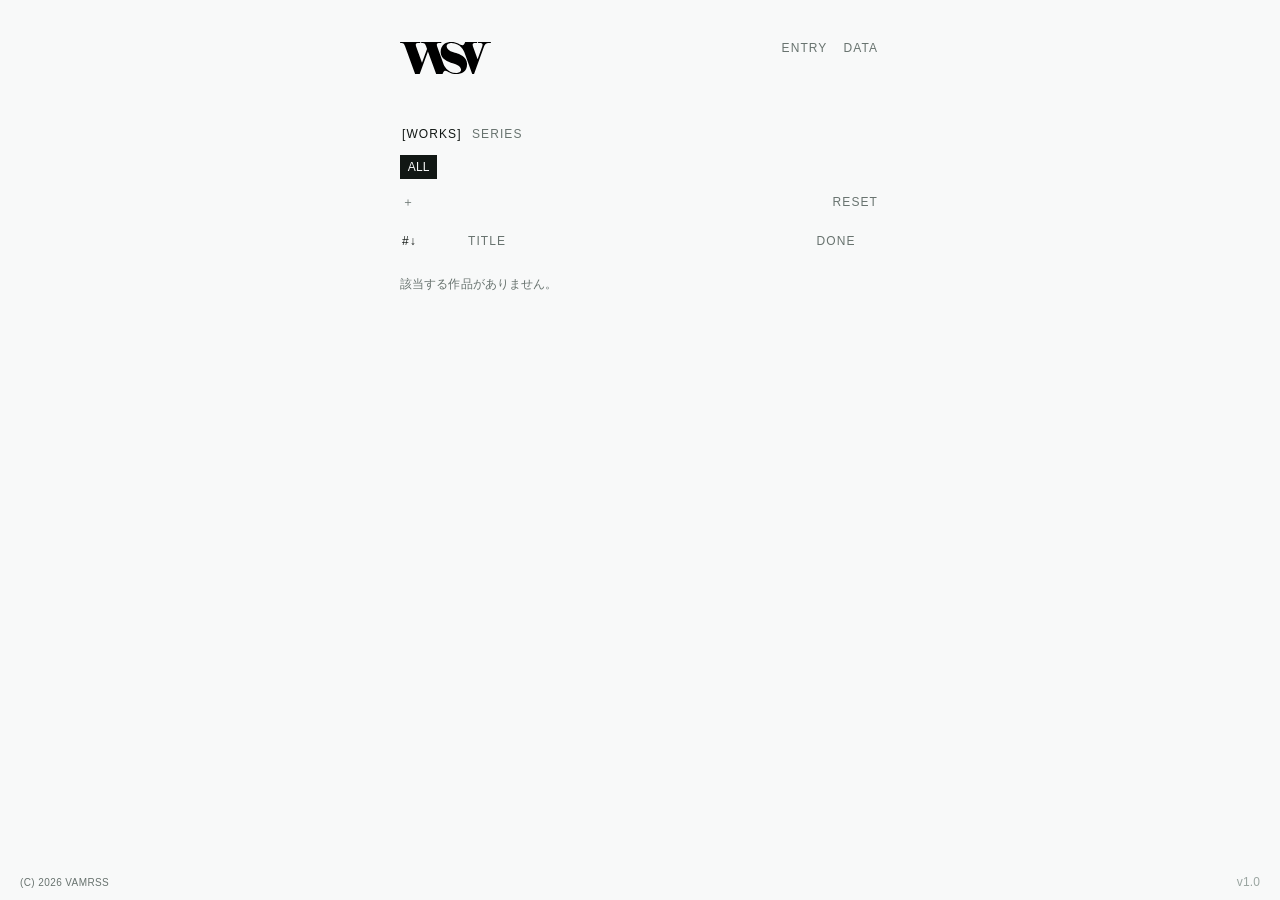
<file: wsv.html>
<!doctype html>
<html lang="ja" data-theme="light">
<head>
  <meta charset="utf-8">
  <meta name="viewport" content="width=device-width, initial-scale=1, viewport-fit=cover">
  <title>(VAMRSS) WSV Minimal Text / v1.0</title>
  <style>
    :root {
      --bg: #f8f9f9;
      --ink: #111714;
      --sub: #68736f;
      --muted: #9aa5a1;
      --invert-bg: #111714;
      --invert-ink: #f8f9f9;
      --danger: #9b3144;
      --font-main: -apple-system, BlinkMacSystemFont, "Hiragino Sans", "Yu Gothic", Meiryo, sans-serif;
    }

    html[data-theme="dark"] {
      --bg: #101312;
      --ink: #edf1ef;
      --sub: #a4aeaa;
      --muted: #707b77;
      --invert-bg: #edf1ef;
      --invert-ink: #101312;
      --danger: #e28a9a;
    }

    * { box-sizing: border-box; }

    html {
      -webkit-text-size-adjust: 100%;
      background: var(--bg);
    }

    body {
      margin: 0;
      min-height: 100vh;
      color: var(--ink);
      background: var(--bg);
      font-family: var(--font-main);
      font-size: 12px;
      font-weight: 300;
      line-height: 2;
      letter-spacing: 0.01em;
    }

    button, input, textarea, select {
      font: inherit;
    }

    button {
      color: inherit;
      cursor: pointer;
      -webkit-tap-highlight-color: transparent;
    }

    .app {
      width: 100%;
      max-width: 520px;
      margin: 0 auto;
      padding: calc(max(18px, env(safe-area-inset-top)) + 24px) 20px max(36px, env(safe-area-inset-bottom));
      position: relative;
    }


    .fixed-version-mark {
      position: absolute;
      right: 20px;
      bottom: max(36px, env(safe-area-inset-bottom));
      z-index: 20;
      color: var(--muted);
      font-size: 12px;
      font-weight: 300;
      line-height: 1;
      pointer-events: none;
    }

    .screen { display: none; }
    .screen.active { display: block; }

    .topbar {
      display: grid;
      grid-template-columns: minmax(0, 1fr) max-content;
      grid-template-areas: "logo nav";
      align-items: start;
      column-gap: 18px;
      row-gap: 0;
      margin-bottom: 48px;
    }

    .site-title {
      grid-area: logo;
      margin: 0;
      font-size: 12px;
      font-weight: 300;
      letter-spacing: 0.11em;
      white-space: nowrap;
      overflow: visible;
      text-overflow: clip;
      text-align: left;
    }


    .site-title {
      grid-area: logo;
      justify-self: start;
      align-self: start;
      text-align: left;
      display: flex;
      align-items: flex-start;
      justify-content: flex-start;
      gap: 6px;
      width: 100%;
      padding: 0;
      margin: 0;
      line-height: 1;
    }

    .site-logo {
      appearance: none;
      border: 0;
      background: transparent;
      display: block;
      width: 145px;
      max-width: 38vw;
      margin: 0;
      padding: 0;
      line-height: 0;
      text-align: left;
      flex: 0 0 auto;
      transform: translateX(0);
      cursor: pointer;
    }

    .site-logo-img {
      display: block;
      width: 100%;
      height: auto;
      max-height: 32px;
      margin: 0;
      padding: 0;
      object-fit: contain;
      object-position: left center;
    }

    .site-logo:focus {
      outline: none;
    }

    html[data-theme="dark"] .site-logo-img {
      filter: invert(1);
    }

    .screen-label {
      color: var(--sub);
      letter-spacing: 0.08em;
    }

    .version-mark {
      color: var(--muted);
      font-weight: 300;
      letter-spacing: 0.08em;
    }

    .text-nav {
      grid-area: nav;
      display: flex;
      gap: 12px;
      align-items: flex-start;
      justify-content: flex-end;
      flex-wrap: nowrap;
      text-align: right;
      align-self: start;
      justify-self: end;
      padding: 0;
      margin: 0;
      line-height: 1;
      white-space: nowrap;
    }

    .text-button {
      appearance: none;
      border: 0;
      background: transparent;
      padding: 0 2px;
      color: var(--sub);
      font-size: 12px;
      font-weight: 300;
      line-height: 2;
      letter-spacing: 0.09em;
      text-transform: uppercase;
      text-decoration: none;
    }


    .inline-search-wrap.open {
      display: block;
    }

    .inline-search-wrap #searchInput {
      width: 100%;
      min-width: 0;
      min-height: 24px;
      border: 0;
      border-radius: 0;
      background: var(--ink);
      color: var(--bg);
      padding: 2px 8px;
      outline: none;
      font-size: 12px;
      font-weight: 300;
      line-height: 2;
      text-align: left;
    }

    .inline-search-wrap #searchInput::placeholder {
      color: var(--bg);
      opacity: 0.88;
    }

    .theme-symbol {
      font-family: var(--font-main);
      font-size: 12px;
      line-height: 2;
      letter-spacing: 0;
      text-transform: none;
    }

    .topbar .text-nav .text-button {
      line-height: 1;
      padding-top: 0;
    }

    .text-button:hover,
    .text-button.active {
      color: var(--ink);
    }

    .text-button.selected {
      color: var(--ink);
    }

    .text-button.selected::before {
      content: "[";
    }

    .text-button.selected::after {
      content: "]";
    }

    #techniqueLinks .text-button.selected {
      color: var(--invert-ink);
      background: var(--invert-bg);
    }

    #techniqueLinks .text-button.selected::before,
    #techniqueLinks .text-button.selected::after {
      content: "";
    }

    .text-button.danger {
      color: var(--danger);
    }

    .text-button.danger:hover {
      color: var(--invert-ink);
      background: var(--danger);
    }


    .mode-switch .text-button::before,
    .bracket-switch .text-button::before {
      content: "[";
      color: var(--bg);
    }

    .mode-switch .text-button::after,
    .bracket-switch .text-button::after {
      content: "]";
      color: var(--bg);
    }

    .mode-switch .text-button.selected::before,
    .mode-switch .text-button.selected::after,
    .bracket-switch .text-button.selected::before,
    .bracket-switch .text-button.selected::after {
      content: "";
    }

    .mode-switch .text-button .mode-bracket {
      color: var(--bg);
    }

    .mode-switch .text-button.selected,
    .bracket-switch .text-button.selected {
      color: var(--ink);
    }

    .mode-switch .text-button.selected::before,
    .bracket-switch .text-button.selected::before {
      content: "[";
      color: var(--ink);
    }

    .mode-switch .text-button.selected::after,
    .bracket-switch .text-button.selected::after {
      content: "]";
      color: var(--ink);
    }

    #entryScreen .form input,
    #entryScreen .form textarea,
    #entryScreen .form select,
    #seriesEntryScreen .form input,
    #seriesEntryScreen .form textarea,
    #seriesEntryScreen .form select {
      border: 0;
      background: var(--ink);
      color: var(--bg);
      padding: 2px 8px;
    }

    #entryScreen .form input::placeholder,
    #entryScreen .form textarea::placeholder,
    #seriesEntryScreen .form input::placeholder,
    #seriesEntryScreen .form textarea::placeholder {
      color: var(--bg);
      opacity: 0.65;
    }

    #entryScreen .ask-line,
    #seriesEntryScreen .ask-line {
      color: var(--sub);
    }

    #entryScreen .ask-line input {
      background: transparent;
      padding: 0;
    }

    #entryScreen .form select,
    #seriesEntryScreen .form select {
      color-scheme: dark;
    }

    html[data-theme="dark"] #entryScreen .form select,
    html[data-theme="dark"] #seriesEntryScreen .form select {
      color-scheme: light;
    }

    .filter-area {
      display: grid;
      gap: 8px;
      margin-bottom: 11px;
    }

    .link-list {
      display: flex;
      flex-wrap: wrap;
      gap: 0 5px;
      min-width: 0;
    }

    .mode-switch,
    .bracket-switch {
      gap: 0 2px;
    }

    .collapsible {
      display: none;
      margin-top: 7px;
    }

    .collapsible.open {
      display: grid;
      gap: 7px;
      margin-bottom: 24px;
    }

    .search-line {
      display: grid;
      grid-template-columns: minmax(0, 1fr) auto;
      gap: 11px;
      align-items: center;
      margin-bottom: 14px;
    }

    .utility-line {
      grid-template-columns: auto minmax(0, 1fr) auto;
    }

    .utility-line button:first-child {
      grid-column: 1;
      justify-self: start;
    }

    .utility-line button:last-child {
      grid-column: 3;
      justify-self: end;
    }

    .inline-search-wrap {
      display: none;
      grid-column: 2;
      min-width: 0;
    }

    .inline-search-wrap.open {
      display: block;
    }

    #searchInput {
      width: 100%;
      min-width: 0;
      min-height: 24px;
      border: 0;
      border-radius: 0;
      background: var(--ink);
      color: var(--bg);
      padding: 2px 8px;
      outline: none;
      font-size: 12px;
      font-weight: 300;
      line-height: 2;
      text-align: left;
    }

    #searchInput::placeholder {
      color: var(--bg);
      opacity: 0.88;
    }

    input, textarea, select {
      width: 100%;
      min-width: 0;
      min-height: 24px;
      border: 0;
      border-radius: 0;
      background: transparent;
      color: var(--ink);
      padding: 2px 0;
      outline: none;
      font-size: 12px;
      font-weight: 300;
      line-height: 2;
    }

    .search-line input {
      border-bottom: 0;
    }

    .search-line input:focus {
      border-bottom: 0;
    }

    .form input,
    .form textarea,
    .form select,
    .data-block input,
    .data-block textarea,
    .data-block select {
      border-bottom: 1px solid var(--sub);
    }

    .form input:focus,
    .form textarea:focus,
    .form select:focus,
    .data-block input:focus,
    .data-block textarea:focus,
    .data-block select:focus {
      border-bottom-color: var(--ink);
    }

    input::placeholder,
    textarea::placeholder {
      color: var(--muted);
      opacity: 1;
    }

    textarea {
      min-height: 72px;
      resize: vertical;
    }

    select {
      appearance: none;
    }

    .section-title {
      margin: 16px 0 5px;
      color: var(--muted);
      font-size: 12px;
      font-weight: 300;
      letter-spacing: 0.13em;
      text-transform: uppercase;
    }

    .list {
      display: grid;
      gap: 0;
    }

    .list-head,
    .work-summary {
      width: 100%;
      display: grid;
      grid-template-columns: 4.5em minmax(0, 1fr) 7.5em;
      gap: 1em;
      align-items: baseline;
      border: 0;
      background: transparent;
      padding: 1px 0;
      text-align: left;
    }


    .list-head .text-button.selected::before,
    .list-head .text-button.selected::after {
      content: "";
    }

    .list-head .text-button.selected {
      color: var(--ink);
      background: transparent;
    }

    .list-head button,
    .list-head button:last-child,
    .list-head .text-button:nth-child(1),
    .list-head .text-button:nth-child(2),
    .list-head .text-button:nth-child(3) {
      justify-self: stretch;
      text-align: left;
    }


    .sort-mark {
      display: inline-block;
      width: 1em;
      text-align: left;
      transform-origin: center;
    }

    .sort-mark.desc {
      transform: rotate(180deg);
    }

    .title-end-date {
      color: var(--sub);
      margin-left: 1em;
      white-space: nowrap;
      font-variant-numeric: tabular-nums;
    }

    #techniqueLinks .text-button {
      background: transparent;
    }

    #techniqueLinks .text-button.selected {
      background: transparent !important;
      color: var(--ink);
    }

    #techniqueLinks .text-button::before,
    #techniqueLinks .text-button::after {
      display: inline-block;
      width: 0.55em;
      text-align: center;
    }

    #techniqueLinks .text-button.selected::before {
      content: "[";
      color: var(--ink);
    }

    #techniqueLinks .text-button.selected::after {
      content: "]";
      color: var(--ink);
    }

    #techniqueLinks .text-button:not(.selected)::before {
      content: "[";
      color: var(--bg);
    }

    #techniqueLinks .text-button:not(.selected)::after {
      content: "]";
      color: var(--bg);
    }

    .list-head {
      color: var(--muted);
      margin-bottom: 4px;
    }

    .list-head button {
      text-align: left;
    }

    .list-head button:last-child {
      text-align: left;
    }

    .list-head .text-button {
      display: block;
      width: 100%;
      white-space: nowrap;
      min-width: 0;
      overflow: visible;
    }

    .list-head .text-button:nth-child(1),
    .list-head .text-button:nth-child(2) {
      justify-self: stretch;
      text-align: left;
    }

    .list-head .text-button:nth-child(3) {
      justify-self: stretch;
      text-align: left;
    }

    .work {
      margin: 0;
    }

    .work-no {
      color: var(--sub);
      text-align: left;
      font-variant-numeric: tabular-nums;
    }





    .work-title {
      position: relative;
      min-width: 0;
      overflow: hidden;
      white-space: nowrap;
      text-overflow: ellipsis;
    }

    .work-title .title-scroll {
      display: inline-block;
      max-width: 100%;
      overflow: hidden;
      text-overflow: ellipsis;
      white-space: nowrap;
      vertical-align: top;
    }


    }

    }


    .work-year {
      display: block;
      width: 100%;
      color: var(--sub);
      text-align: right;
      font-variant-numeric: tabular-nums;
      white-space: nowrap;
      overflow: hidden;
      text-overflow: clip;
    }

    .work-detail {
      display: none;
      margin-left: 1em;
      padding: 2px 0 9px 0;
      color: var(--sub);
      font-size: 12px;
      font-weight: 300;
      line-height: 2;
    }

    .inline-expanded {
      margin-left: 1em;
    }

    .work.open .work-detail {
      display: block;
    }

    .detail-grid {
      display: grid;
      gap: 1px;
      padding: 3px 0 6px;
    }

    .detail-row {
      display: grid;
      grid-template-columns: 88px minmax(0, 1fr);
      gap: 10px;
      align-items: baseline;
    }

    .detail-key {
      color: var(--muted);
      text-align: left;
      letter-spacing: 0.08em;
      text-transform: uppercase;
    }

    .detail-value {
      color: var(--ink);
      text-align: left;
      white-space: pre-wrap;
      overflow-wrap: anywhere;
    }

    .detail-actions {
      display: flex;
      gap: 12px;
      flex-wrap: wrap;
      margin-top: 5px;
    }

    .empty {
      padding: 14px 0;
      color: var(--sub);
      text-align: left;
    }


    }


    }


    .entry-layout {
      display: grid;
      gap: 10px;
    }

    .entry-row {
      display: grid;
      grid-template-columns: minmax(0, 1fr);
      gap: 10px 14px;
      min-width: 0;
    }

    .entry-row.cols-2 {
      grid-template-columns: minmax(0, 1fr) minmax(0, 1fr);
    }

    .entry-workno-technique {
      grid-template-columns: 100px 200px;
      justify-content: start;
    }

    .entry-dates {
      grid-template-columns: 130px 130px;
      justify-content: start;
    }

    .entry-price {
      grid-template-columns: 100px minmax(0, 1fr) auto;
      align-items: end;
    }

    .entry-exhibition {
      grid-template-columns: minmax(0, 1fr) auto;
      align-items: end;
    }

    .entry-add-selected {
      align-self: end;
    }

    .inline-add {
      display: grid;
      grid-template-columns: minmax(0, 1fr) auto;
      gap: 8px;
      align-items: center;
      min-width: 0;
    }

    .price-row .ask-line,
    .entry-price .ask-line {
      min-height: 24px;
      align-items: center;
      display: flex;
      gap: 6px;
      white-space: nowrap;
    }

    .entry-hidden {
      display: none;
    }

    .form input:not([type="checkbox"]),
    .form textarea {
      border: 0;
      border-bottom: 1px solid var(--line);
      border-radius: 0;
      background: transparent;
      padding-left: 0;
      padding-right: 0;
    }

    .form select,
    .form input[type="date"] {
      border: 1px solid var(--line);
      border-radius: 0;
      background: transparent;
      padding-left: 6px;
      padding-right: 6px;
    }

    .form input[type="date"] {
      text-align: left;
    }

    .form input:not([type="checkbox"]),
    .form textarea,
    .form select {
      background: var(--bg) !important;
      color: var(--ink);
    }

    .form input[type="date"] {
      background: var(--bg) !important;
      color: var(--ink);
    }



    .form input:not([type="checkbox"]),
    .form textarea {
      border-bottom-color: var(--ink) !important;
    }

    .form select,
    .form input[type="date"] {
      border-color: var(--ink) !important;
    }


    /* Readability-first form controls */
    .form label {
      color: var(--sub);
    }

    .form input:not([type="checkbox"]),
    .form textarea,
    .form select {
      width: 100%;
      color: var(--ink) !important;
      -webkit-text-fill-color: var(--ink) !important;
      background: var(--surface-soft) !important;
      border: 1px solid var(--line-strong) !important;
      border-radius: 0;
      box-shadow: none;
      opacity: 1;
    }

    .form input:not([type="checkbox"]),
    .form textarea {
      border-width: 0 0 1px 0 !important;
      background: transparent !important;
      padding-left: 0;
      padding-right: 0;
    }

    .form select,
    .form input[type="date"] {
      border-width: 1px !important;
      background: var(--surface-soft) !important;
      padding-left: 6px;
      padding-right: 6px;
    }

    .form input::placeholder,
    .form textarea::placeholder {
      color: var(--muted);
      opacity: 1;
    }

    .form input:focus,
    .form textarea:focus,
    .form select:focus {
      outline: 1px solid var(--ink);
      outline-offset: 2px;
    }

    .form input[type="date"] {
      text-align: left;
    }

    .form input[type="date"]::-webkit-date-and-time-value {
      text-align: left;
    }

    .form input[type="checkbox"] {
      opacity: 1;
      accent-color: var(--ink);
    }

    @media (max-width: 380px) {
      .entry-workno-technique {
        grid-template-columns: 100px minmax(0, 1fr);
      }

      .entry-dates {
        grid-template-columns: 130px 130px;
        overflow-x: auto;
      }
    }

    .form {
      display: grid;
      gap: 10px;
    }

    .form-grid {
      display: grid;
      gap: 10px 20px;
    }

    .field {
      display: grid;
      gap: 1px;
    }

    label {
      color: var(--muted);
      font-size: 12px;
      font-weight: 300;
      letter-spacing: 0.09em;
      text-transform: uppercase;
    }

    .three-grid {
      display: grid;
      grid-template-columns: repeat(3, minmax(0, 1fr));
      gap: 11px;
    }

    .two-grid {
      display: grid;
      grid-template-columns: 1fr;
      gap: 15px;
    }

    .sub-field {
      display: grid;
      gap: 1px;
    }

    .sub-field label:not(.ask-line) {
      color: var(--muted);
      font-size: 12px;
      font-weight: 300;
      letter-spacing: 0.09em;
      text-transform: uppercase;
    }

    .ask-line {
      display: flex;
      align-items: center;
      gap: 6px;
      min-height: 20px;
      margin-top: 1px;
      color: var(--sub);
      font-size: 12px;
      font-weight: 300;
      letter-spacing: 0.06em;
      text-transform: uppercase;
    }

    .ask-line input {
      width: 12px;
      min-height: 12px;
      padding: 0;
      accent-color: var(--ink);
    }



    .inline-add {
      display: grid;
      grid-template-columns: minmax(0, 1fr) auto;
      gap: 11px;
      align-items: center;
      margin-top: 2px;
    }

    .inline-add.single-action {
      display: flex;
      justify-content: flex-start;
    }

    .selected-list {
      display: grid;
      gap: 1px;
      margin: 2px 0;
      color: var(--sub);
    }

    .selected-item {
      display: grid;
      grid-template-columns: minmax(0, 1fr) auto;
      gap: 10px;
      align-items: baseline;
    }


    .hidden-file {
      position: absolute;
      width: 1px;
      height: 1px;
      opacity: 0;
      pointer-events: none;
    }

    .file-label {
      display: inline-block;
      cursor: pointer;
    }

    .button-row {
      display: flex;
      gap: 12px;
      flex-wrap: wrap;
      padding-top: 5px;
      margin-top: 3px;
    }

    .data-block {
      display: grid;
      gap: 7px;
      padding: 8px 0;
    }

    .hint {
      margin: 0;
      color: var(--sub);
      font-size: 12px;
      line-height: 2;
    }

    .option-list {
      display: grid;
      gap: 1px;
      margin-top: 2px;
    }

    .option-item {
      display: grid;
      grid-template-columns: minmax(0, 1fr) auto;
      gap: 12px;
      align-items: center;
      padding: 1px 0;
      color: var(--ink);
    }


    .theme-icon {
      font-size: 14px;
      line-height: 1;
    }

    .nested-list {
      display: grid;
      gap: 0;
      margin-top: 4px;
    }

    .nested-work {
      padding-left: 0;
    }

    .nested-work .work-summary {
      grid-template-columns: 4.5em minmax(0, 1fr) 7.5em;
    }

    .inline-series-link {
      appearance: none;
      border: 0;
      background: transparent;
      padding: 0;
      color: var(--ink);
      font: inherit;
      text-align: left;
      cursor: pointer;
    }

    .inline-series-link:hover {
      text-decoration: underline;
    }

    .font-sampler {
      margin-top: 28px;
      padding-top: 10px;
      color: var(--sub);
    }

    .font-sampler-title {
      margin: 0 0 7px;
      color: var(--muted);
      font-size: 12px;
      font-weight: 300;
      letter-spacing: 0.13em;
      text-transform: uppercase;
    }

    .font-list {
      display: grid;
      gap: 2px;
    }

    .font-option {
      display: grid;
      grid-template-columns: 1fr;
      gap: 0;
      border: 0;
      background: transparent;
      padding: 1px 0;
      text-align: left;
      color: inherit;
      font-size: 12px;
      font-weight: 300;
      line-height: 2;
    }

    .font-name {
      color: var(--muted);
      letter-spacing: 0.08em;
      text-transform: uppercase;
    }

    .font-preview {
      color: var(--ink);
      white-space: nowrap;
      overflow: hidden;
      text-overflow: ellipsis;
    }


    .topbar .site-title,
    .site-title .site-logo,
    .site-title .site-logo-img {
      margin-left: 0;
      padding-left: 0;
    }

    .topbar .site-title {
      justify-self: start;
    }


    #techniqueLinks {
      gap: 0 4px;
    }

    #techniqueLinks .text-button {
      font-family: "Courier New", Monaco, Menlo, Consolas, monospace;
      letter-spacing: 0;
      padding: 0 0.25em;
      background: transparent;
      color: var(--sub);
      white-space: pre;
      font-variant-numeric: tabular-nums;
    }

    #techniqueLinks .text-button::before {
      content: "[ ";
      color: var(--bg);
    }

    #techniqueLinks .text-button::after {
      content: " ]";
      color: var(--bg);
    }

    #techniqueLinks .text-button.selected {
      color: var(--invert-ink);
      background: var(--invert-bg) !important;
    }

    #techniqueLinks .text-button.selected::before {
      content: "[ ";
      color: var(--invert-ink);
    }

    #techniqueLinks .text-button.selected::after {
      content: " ]";
      color: var(--invert-ink);
    }

    html[data-theme="dark"] #techniqueLinks .text-button::before,
    html[data-theme="dark"] #techniqueLinks .text-button::after {
      color: var(--bg);
    }


    #techniqueLinks {
      gap: 0 4px;
    }

    #techniqueLinks .text-button {
      font-family: inherit !important;
      letter-spacing: inherit;
      padding: 0 0.65em;
      background: transparent;
      color: var(--sub);
      white-space: nowrap;
      font-variant-numeric: normal;
    }

    #techniqueLinks .text-button::before,
    #techniqueLinks .text-button::after,
    #techniqueLinks .text-button.selected::before,
    #techniqueLinks .text-button.selected::after,
    #techniqueLinks .text-button:not(.selected)::before,
    #techniqueLinks .text-button:not(.selected)::after {
      content: "" !important;
      display: none !important;
    }

    #techniqueLinks .text-button.selected {
      color: var(--invert-ink);
      background: var(--invert-bg) !important;
    }




    .list-head .text-button:nth-child(3) {
      text-align: left !important;
      justify-self: stretch;
      padding-left: max(0px, calc(100% - 9.5ch));
      white-space: nowrap;
    }

    @media (max-width: 420px) {
      .topbar {
        grid-template-columns: minmax(0, 1fr) max-content;
        grid-template-areas: "logo nav";
        gap: 18px;
      }

      .text-nav {
        justify-content: flex-end;
      }
    }
  
    /* Final form visibility override */
    .form input:not([type="checkbox"]),
    .form textarea,
    .form select {
      width: 100% !important;
      min-height: 28px;
      color: var(--ink) !important;
      -webkit-text-fill-color: var(--ink) !important;
      background: rgba(96, 112, 132, 0.10) !important;
      border: 1px solid rgba(96, 112, 132, 0.38) !important;
      border-radius: 0 !important;
      padding: 3px 6px !important;
      box-shadow: none !important;
      opacity: 1 !important;
      appearance: auto;
      -webkit-appearance: auto;
    }

    .theme-dark .form input:not([type="checkbox"]),
    .theme-dark .form textarea,
    .theme-dark .form select {
      background: rgba(255, 255, 255, 0.10) !important;
      border-color: rgba(255, 255, 255, 0.34) !important;
      color: var(--ink) !important;
      -webkit-text-fill-color: var(--ink) !important;
    }

    .form textarea {
      min-height: 84px;
      resize: vertical;
    }

    .form input[type="date"] {
      text-align: left !important;
    }

    .form input[type="date"]::-webkit-date-and-time-value {
      text-align: left !important;
    }

    .form input:focus,
    .form textarea:focus,
    .form select:focus {
      outline: 1px solid var(--ink) !important;
      outline-offset: 1px !important;
      border-color: var(--ink) !important;
    }

    .form input[type="checkbox"] {
      opacity: 1 !important;
      accent-color: var(--ink);
    }

  
    /* DATA page controls visibility */
    #dataScreen input:not([type="checkbox"]),
    #dataScreen textarea,
    #dataScreen select {
      width: 100% !important;
      min-height: 28px;
      color: var(--ink) !important;
      -webkit-text-fill-color: var(--ink) !important;
      background: rgba(96, 112, 132, 0.10) !important;
      border: 1px solid rgba(96, 112, 132, 0.38) !important;
      border-radius: 0 !important;
      padding: 3px 6px !important;
      box-shadow: none !important;
      opacity: 1 !important;
      appearance: auto;
      -webkit-appearance: auto;
    }

    .theme-dark #dataScreen input:not([type="checkbox"]),
    .theme-dark #dataScreen textarea,
    .theme-dark #dataScreen select {
      background: rgba(255, 255, 255, 0.10) !important;
      border-color: rgba(255, 255, 255, 0.34) !important;
      color: var(--ink) !important;
      -webkit-text-fill-color: var(--ink) !important;
    }

    #dataScreen input:focus,
    #dataScreen textarea:focus,
    #dataScreen select:focus {
      outline: 1px solid var(--ink) !important;
      outline-offset: 1px !important;
      border-color: var(--ink) !important;
    }

    #dataScreen input[type="file"] {
      font-size: 12px;
    }

  
    /* DATA compact layout */
    #dataScreen .data-block,
    #dataScreen .data-section,
    #dataScreen .settings-section {
      min-width: 0;
    }

    #dataScreen input[type="file"] {
      width: 100% !important;
      max-width: 100% !important;
      min-width: 0 !important;
      box-sizing: border-box;
      font-size: 11px;
      line-height: 1.4;
      padding: 4px 6px !important;
      overflow: hidden;
    }

    #dataScreen .field input[type="file"] {
      display: block;
    }

    #dataScreen .inline-add,
    #dataScreen .data-import-row,
    #dataScreen .csv-row {
      display: grid;
      grid-template-columns: minmax(0, 1fr) auto;
      gap: 8px;
      align-items: center;
      min-width: 0;
    }

    #dataScreen .setting-item,
    #dataScreen .catalog-item,
    #dataScreen .option-item,
    #dataScreen .series-item,
    #dataScreen .data-list-row {
      display: grid !important;
      grid-template-columns: minmax(0, 1fr) auto auto;
      gap: 8px;
      align-items: baseline;
      min-width: 0;
      padding: 0;
      margin: 0;
      line-height: 2;
    }

    #dataScreen .setting-item > *,
    #dataScreen .catalog-item > *,
    #dataScreen .option-item > *,
    #dataScreen .series-item > *,
    #dataScreen .data-list-row > * {
      min-width: 0;
    }

    #dataScreen .setting-item span,
    #dataScreen .catalog-item span,
    #dataScreen .option-item span,
    #dataScreen .series-item span,
    #dataScreen .data-list-row span {
      overflow: hidden;
      text-overflow: ellipsis;
      white-space: nowrap;
    }

    #dataScreen .setting-item .text-button,
    #dataScreen .catalog-item .text-button,
    #dataScreen .option-item .text-button,
    #dataScreen .series-item .text-button,
    #dataScreen .data-list-row .text-button {
      padding: 0;
      min-height: 0;
      line-height: 2;
      white-space: nowrap;
      font-size: 12px;
    }

    #dataScreen .settings-list,
    #dataScreen .catalog-list,
    #dataScreen .option-list,
    #dataScreen .series-list,
    #dataScreen .data-list {
      display: grid;
      gap: 0;
    }

    #dataScreen .data-actions,
    #dataScreen .import-actions,
    #dataScreen .csv-actions {
      display: grid;
      gap: 8px;
      min-width: 0;
    }

    @media (max-width: 380px) {
      #dataScreen .inline-add,
      #dataScreen .data-import-row,
      #dataScreen .csv-row {
        grid-template-columns: minmax(0, 1fr);
      }
    }

  
    /* DATA import/csv compact fix */
    #dataScreen .hidden-file {
      position: absolute !important;
      width: 1px !important;
      height: 1px !important;
      min-height: 0 !important;
      padding: 0 !important;
      margin: -1px !important;
      overflow: hidden !important;
      clip: rect(0 0 0 0) !important;
      white-space: nowrap !important;
      border: 0 !important;
      opacity: 0 !important;
      pointer-events: none !important;
    }

    #dataScreen .data-file-row {
      display: flex !important;
      flex-wrap: wrap;
      gap: 10px;
      align-items: center;
      min-width: 0;
    }

    #dataScreen .file-label {
      display: inline-flex !important;
      width: auto !important;
      min-height: 0 !important;
      padding: 0 !important;
      line-height: 2 !important;
      background: transparent !important;
      border: 0 !important;
      color: var(--ink) !important;
      -webkit-text-fill-color: var(--ink) !important;
      letter-spacing: .18em;
      cursor: pointer;
    }

    #dataScreen .file-label:hover {
      text-decoration: underline;
    }

    #dataScreen .option-list {
      display: grid !important;
      gap: 0 !important;
      margin-top: 8px;
    }

    #dataScreen .compact-option-item {
      display: grid !important;
      grid-template-columns: minmax(0, 1fr) auto auto !important;
      gap: 14px !important;
      align-items: baseline !important;
      min-width: 0 !important;
      padding: 0 !important;
      margin: 0 !important;
      line-height: 2 !important;
    }

    #dataScreen .compact-option-item .option-name {
      min-width: 0 !important;
      overflow: hidden !important;
      text-overflow: ellipsis !important;
      white-space: nowrap !important;
      color: var(--ink);
    }

    #dataScreen .compact-option-item .option-action {
      padding: 0 !important;
      margin: 0 !important;
      min-height: 0 !important;
      line-height: 2 !important;
      font-size: 12px !important;
      white-space: nowrap !important;
      background: transparent !important;
      border: 0 !important;
    }

    #dataScreen .search-line {
      display: grid !important;
      grid-template-columns: minmax(0, 1fr) auto !important;
      gap: 12px !important;
      align-items: center !important;
      min-width: 0 !important;
    }

    #dataScreen input:not(.hidden-file):not([type="checkbox"]),
    #dataScreen textarea,
    #dataScreen select {
      width: 100% !important;
      min-width: 0 !important;
      box-sizing: border-box !important;
    }

  
    /* ENTRY layout adjustment */
    .entry-workno {
      grid-template-columns: 100px;
      justify-content: start;
    }

    .entry-technique {
      grid-template-columns: 200px;
      justify-content: start;
    }

    .entry-dates {
      grid-template-columns: 130px 130px !important;
      gap: 20px !important;
      justify-content: start;
    }

  
    .form input::placeholder,
    .form textarea::placeholder {
      color: var(--sub) !important;
      opacity: 1 !important;
    }

  
    /* TOP list/date and version position adjustment */
    .fixed-version-mark {
      position: fixed !important;
      right: 20px !important;
      bottom: max(12px, env(safe-area-inset-bottom)) !important;
      z-index: 20;
      pointer-events: none;
    }

    .work-summary {
      padding-right: 0 !important;
    }

    .work-year {
      justify-self: end !important;
      text-align: right !important;
      min-width: 0;
    }

    .works-list,
    .work-list,
    #worksList,
    #seriesList {
      padding-bottom: 32px;
    }

  

  
    /* TOP list column alignment */
    .work-summary,
    .list-header {
      grid-template-columns: 4.5em minmax(0, 1fr) 9.5ch !important;
      column-gap: 1em !important;
      align-items: baseline;
    }

    .work-no {
      text-align: left !important;
      justify-self: start !important;
      font-variant-numeric: tabular-nums;
    }

    .work-year {
      width: 9.5ch !important;
      min-width: 9.5ch !important;
      justify-self: start !important;
      text-align: left !important;
      font-variant-numeric: tabular-nums;
    }

    .list-header .work-year,
    .list-header button[data-sort="year"],
    .list-header button[data-sort="startDate"] {
      width: 9.5ch !important;
      min-width: 9.5ch !important;
      justify-self: start !important;
      text-align: left !important;
    }

      input[type="hidden"],
    textarea.entry-hidden {
      display: none !important;
    }

  
    .fixed-copyright-mark {
      position: fixed !important;
      left: 20px !important;
      bottom: max(12px, env(safe-area-inset-bottom)) !important;
      z-index: 20;
      pointer-events: none;
      font-size: 10px;
      line-height: 1;
      color: var(--sub);
      letter-spacing: 0.04em;
    }

  </style>
</head>
<body>
  <main class="app">
    <div class="fixed-copyright-mark">(C) 2026 VAMRSS</div>
  <div class="fixed-version-mark">v1.0</div>
    <section id="worksScreen" class="screen active">
      <div class="topbar">
        <h1 class="site-title"><button class="site-logo" type="button" onclick="toggleTheme()" aria-label="Toggle light and dark theme"><img class="site-logo-img" src="./assets/wsv-logo.svg" alt="(VAMRSS) WSV"></button></h1>
        <nav class="text-nav">
          <button class="text-button" type="button" id="modeEntryButton" onclick="showModeEntry()">ENTRY</button>
          <button class="text-button" type="button" onclick="showScreen('data')">DATA</button>
        </nav>
      </div>

      <div class="link-list mode-switch" style="margin-bottom: 9px;">
        <button class="text-button selected" type="button" id="worksModeButton" onclick="setListMode('works')">WORKS</button>
        <button class="text-button" type="button" id="seriesModeButton" onclick="setListMode('series')">SERIES</button>
      </div>

      <div class="filter-area" id="worksFilterArea">
        <div class="link-list bracket-switch" id="techniqueLinks"></div>
      </div>

      <div class="search-line utility-line">
        <button class="text-button" type="button" onclick="toggleStatusPanel()" id="statusPanelText">＋</button>
        <div class="inline-search-wrap" id="inlineSearchWrap">
          <input id="searchInput" type="search" placeholder="search">
        </div>
        <button class="text-button" type="button" onclick="clearFilters()">RESET</button>
      </div>

      <div class="collapsible" id="statusPanel">
        <div class="link-list bracket-switch" id="productionLinks"></div>
        <div class="link-list bracket-switch" id="managementLinks"></div>
      </div>

      <div class="list-head">
        <button class="text-button" type="button" onclick="setSort('workNo')">#<span id="sortMarkWorkNo"></span></button>
        <button class="text-button" type="button" onclick="setSort('title')">TITLE<span id="sortMarkTitle"></span></button>
        <button class="text-button" type="button" onclick="setSort('year')">DONE<span id="sortMarkYear"></span></button>
      </div>
      <div id="workList" class="list"></div>
    </section>

    <section id="entryScreen" class="screen">
      <div class="topbar">
        <h1 class="site-title"><button class="site-logo" type="button" onclick="toggleTheme()" aria-label="Toggle light and dark theme"><img class="site-logo-img" src="./assets/wsv-logo.svg" alt="(VAMRSS) WSV"></button></h1>
        <nav class="text-nav">
          <button class="text-button" type="button" onclick="showScreen('works')">BACK</button>
          <button class="text-button" type="button" onclick="showScreen('data')">DATA</button>
        </nav>
      </div>

      <form id="workForm" class="form">
        <div class="entry-layout">
          <div class="entry-row entry-workno">
            <div class="field">
              <label for="workNo"># / 作品番号</label>
              <input id="workNo" type="text" inputmode="numeric" maxlength="4" pattern="[0-9]{4}" placeholder="">
            </div>
          </div>

          <div class="entry-row entry-technique">
            <div class="field">
              <label for="technique">Technique / 技法</label>
              <select id="technique"></select>
            </div>
          </div>

          <div class="entry-row">
            <div class="field">
              <label for="titleJa">Title / タイトル</label>
              <input id="titleJa" type="text" placeholder="">
            </div>
          </div>

          <div class="entry-row">
            <div class="field">
              <label for="titleEn">Title EN / タイトル英語</label>
              <input id="titleEn" type="text" placeholder="">
            </div>
          </div>

          <input id="title" type="hidden" value="">

          <div class="entry-row entry-dates">
            <div class="field">
              <label for="year">Start / 制作開始日</label>
              <input id="year" type="date" placeholder="">
            </div>
            <div class="field">
              <label for="completedDate">Done / 完成日</label>
              <input id="completedDate" type="date" placeholder="">
            </div>
          </div>

          <div class="entry-row">
            <div class="field">
              <label for="series">Series / シリーズ</label>
              <select id="series"></select>
            </div>
          </div>

          <div class="entry-row cols-2">
            <div class="field">
              <label for="productionStatus">Production / 制作状態</label>
              <select id="productionStatus"></select>
            </div>
            <div class="field">
              <label for="managementStatus">Management / 管理状態</label>
              <select id="managementStatus"></select>
            </div>
          </div>

          <div class="entry-row" id="locationField">
            <div class="field">
              <label for="location">Location / 保管場所</label>
              <select id="location"></select>
            </div>
          </div>

          <div class="entry-row" id="ownerField">
            <div class="field">
              <label for="owner">Owner / 所蔵先</label>
              <input id="owner" type="text" placeholder="">
            </div>
          </div>

          <div class="entry-row">
            <div class="field">
              <label for="materials">Materials / 素材</label>
              <input id="materials" type="text" placeholder="">
            </div>
          </div>

          <div class="entry-row">
            <div class="field">
              <label>Dimensions H / W / D mm</label>
              <div class="three-grid">
                <input id="sizeH" type="number" min="0" inputmode="numeric" placeholder="H">
                <input id="sizeW" type="number" min="0" inputmode="numeric" placeholder="W">
                <input id="sizeD" type="number" min="0" inputmode="numeric" placeholder="D">
              </div>
            </div>
          </div>

          <div class="entry-row entry-price">
            <div class="field">
              <label for="cost">Cost / コスト</label>
              <input id="cost" type="number" min="0" inputmode="numeric" placeholder="">
            </div>
            <div class="field">
              <label for="price">Sale Price / 販売価格</label>
              <input id="price" type="number" min="0" inputmode="numeric" placeholder="">
            </div>
            <div class="field">
              <label for="priceAsk">ASK</label>
              <label class="ask-line"><input id="priceAsk" type="checkbox"> ASK</label>
            </div>
          </div>

          <div class="entry-row entry-exhibition">
            <div class="field">
              <label for="exhibitionSelect">Exhibition History / 展示履歴</label>
              <select id="exhibitionSelect"></select>
            </div>
            <div class="field entry-add-selected">
              <label>&nbsp;</label>
              <button class="text-button active" type="button" id="addExhibitionToWorkButton" onclick="addSelectedExhibition()">ADD SELECTED</button>
            </div>
          </div>

          <div id="selectedExhibitionList" class="selected-list"></div>

          <div class="entry-row entry-hidden">
            <div class="field">
              <label for="exhibitionInlineInput">Exhibition Add / 展示履歴ADD</label>
              <div class="inline-add">
                <input id="exhibitionInlineInput" type="text" placeholder="">
                <button class="text-button active" type="button" id="addExhibitionInlineButton" onclick="addInlineOption('exhibition')">ADD</button>
              </div>
            </div>
          </div>

          <div class="entry-row">
            <div class="field">
              <label for="description">Description / 説明文</label>
              <textarea id="description" placeholder=""></textarea>
            </div>
          </div>

          <div class="entry-row">
            <div class="field">
              <label for="descriptionEn">Description EN / 説明文英語</label>
              <textarea id="descriptionEn" placeholder=""></textarea>
            </div>
          </div>

          <textarea id="memo" class="entry-hidden"></textarea>
        </div>

        <div class="button-row">
          <button class="text-button active" type="submit" id="submitButton">SAVE</button>
          <button class="text-button" type="button" id="cancelButton" style="display:none;">CANCEL</button>
        </div>
      </form>
    </section>


    <section id="seriesEntryScreen" class="screen">
      <div class="topbar">
        <h1 class="site-title"><button class="site-logo" type="button" onclick="toggleTheme()" aria-label="Toggle light and dark theme"><img class="site-logo-img" src="./assets/wsv-logo.svg" alt="(VAMRSS) WSV"></button></h1>
        <nav class="text-nav">
          <button class="text-button" type="button" onclick="showScreen('works')">BACK</button>
          <button class="text-button" type="button" onclick="showScreen('data')">DATA</button>
        </nav>
      </div>

      <form id="seriesForm" class="form">
        <div class="form-grid">
          <div class="field">
            <label for="seriesNo"># / シリーズ番号</label>
            <input id="seriesNo" type="text" inputmode="numeric" maxlength="4" pattern="[0-9]{4}" placeholder="">
          </div>

          <div class="field">
            <label for="seriesCode">CODE / 4文字コード</label>
            <input id="seriesCode" type="text" maxlength="4" placeholder="">
          </div>

          <div class="field">
            <label for="seriesStartDate">Start Date / 開始日</label>
            <input id="seriesStartDate" type="date" placeholder="">
          </div>

          <div class="field">
            <label for="seriesTitleJa">Title / シリーズ名日本語</label>
            <input id="seriesTitleJa" type="text" placeholder="">
          </div>

          <div class="field">
            <label for="seriesTitleEn">Title EN / シリーズ名英語</label>
            <input id="seriesTitleEn" type="text" placeholder="">
          </div>

          <div class="field">
            <label for="seriesDescriptionJa">Description / 説明文</label>
            <textarea id="seriesDescriptionJa" placeholder=""></textarea>
          </div>

          <div class="field">
            <label for="seriesDescriptionEn">Description EN / 説明文英語</label>
            <textarea id="seriesDescriptionEn" placeholder=""></textarea>
          </div>

          <input id="seriesTitle" type="hidden" value="">
          <textarea id="seriesDescription" class="entry-hidden"></textarea>
        </div>

        <div class="button-row">
          <button class="text-button active" type="submit" id="seriesSubmitButton">SAVE</button>
          <button class="text-button" type="button" id="seriesCancelButton" style="display:none;">CANCEL</button>
        </div>
      </form>
    </section>

    <section id="dataScreen" class="screen">
      <div class="topbar">
        <h1 class="site-title"><button class="site-logo" type="button" onclick="toggleTheme()" aria-label="Toggle light and dark theme"><img class="site-logo-img" src="./assets/wsv-logo.svg" alt="(VAMRSS) WSV"></button></h1>
        <nav class="text-nav">
          <button class="text-button" type="button" onclick="showScreen('works')">BACK</button>
        </nav>
      </div>

      <div class="data-block">
        <div class="section-title">Export / JSON Backup</div>
        <p class="hint">登録済みの作品・シリーズ・各種候補データをJSON形式で書き出します。定期バックアップや別端末への移行に使用します。</p>
        <button class="text-button active" type="button" id="exportButton">EXPORT</button>
      </div>

      <div class="data-block">
        <div class="section-title">Import / JSON Restore</div>
        <p class="hint">WSV形式のJSONバックアップを読み込みます。読み込み後、現在のブラウザ内データはバックアップ内容で置き換えられます。</p>
        <div class="data-file-row">
          <label class="text-button active file-label" for="importFile">IMPORT JSON</label>
          <input id="importFile" class="hidden-file" type="file" accept="application/json,.json">
        </div>
      </div>

      <div class="data-block">
        <div class="section-title">CSV Import</div>
        <p class="hint">CSVから初期データを取り込みます。先にSERIES CSV、次にWORKS CSVを読み込んでください。タイトルと説明文は主項目とEN項目で管理し、サイズはsizeH,sizeW,sizeDのH/W/D順で取り込みます。</p>
        <div class="data-file-row csv-file-row">
          <label class="text-button active file-label" for="seriesCsvFile">SERIES CSV</label>
          <input id="seriesCsvFile" class="hidden-file" type="file" accept=".csv,text/csv">
          <label class="text-button active file-label" for="worksCsvFile">WORKS CSV</label>
          <input id="worksCsvFile" class="hidden-file" type="file" accept=".csv,text/csv">
        </div>
      </div>


      <div class="data-block">
        <div class="section-title">Technique</div>
        <div class="search-line">
          <input id="techniqueOptionInput" type="text" placeholder="Installation">
          <button class="text-button" type="button" id="addTechniqueButton">ADD</button>
        </div>
        <div id="techniqueOptionList" class="option-list"></div>
      </div>

      <div class="data-block">
        <div class="section-title">Location</div>
        <div class="search-line">
          <input id="locationOptionInput" type="text" placeholder="Studio">
          <button class="text-button" type="button" id="addLocationButton">ADD</button>
        </div>
        <div id="locationOptionList" class="option-list"></div>
      </div>

      <div class="data-block">
        <div class="section-title">Exhibition</div>
        <div class="search-line">
          <input id="exhibitionOptionInput" type="text" placeholder="None">
          <button class="text-button" type="button" id="addExhibitionButton">ADD</button>
        </div>
        <div id="exhibitionOptionList" class="option-list"></div>
      </div>

      <div class="data-block">
        <div class="section-title">Series</div>
        <div class="search-line">
          <input id="seriesOptionInput" type="text" placeholder="Single">
          <button class="text-button" type="button" id="addSeriesButton">ADD</button>
        </div>
        <div id="seriesOptionList" class="option-list"></div>
      </div>


      <div class="data-block">
        <div class="section-title">Reset / Delete All</div>
        <p class="hint">ブラウザ内に保存された作品・シリーズ・各種候補データをすべて削除します。実行前に必要なデータをEXPORTしてください。</p>
        <button class="text-button danger" type="button" id="resetButton">DELETE ALL</button>
      </div>
</section>
  </main>

  <script>
    const STORAGE_KEY = "vamrss-wsv-minimal-text-works-v7";
    const CATEGORY_STORAGE_KEY = "vamrss-wsv-minimal-text-categories-v4";
    const TECHNIQUE_STORAGE_KEY = "vamrss-wsv-minimal-text-techniques-v4";
    const LOCATION_STORAGE_KEY = "vamrss-wsv-minimal-text-locations-v4";
    const SERIES_STORAGE_KEY = "vamrss-wsv-minimal-text-series-v2";
    const EXHIBITION_STORAGE_KEY = "vamrss-wsv-minimal-text-exhibitions-v2";
    const SERIES_DATA_STORAGE_KEY = "vamrss-wsv-minimal-text-series-data-v6";
    const THEME_STORAGE_KEY = "vamrss-wsv-theme-v1";

    const DEFAULT_CATEGORIES = [];
    const DEFAULT_TECHNIQUES = [];
    const DEFAULT_LOCATIONS = [];
    const DEFAULT_SERIES = [];
    const DEFAULT_EXHIBITIONS = [];
    const PRODUCTION_STATUSES = ["制作中", "完成", "制作終了"];
    const MANAGEMENT_STATUSES = ["保管中", "売却済", "譲渡済", "貸出中", "処分済"];

    const LEGACY_STATUS_MAP = {
      "制作中": { productionStatus: "制作中", managementStatus: "保管中" },
      "完成": { productionStatus: "完成", managementStatus: "保管中" },
      "保管中": { productionStatus: "完成", managementStatus: "保管中" },
      "保管中": { productionStatus: "完成", managementStatus: "保管中" },
      "売約済": { productionStatus: "完成", managementStatus: "売却済" },
      "売却済": { productionStatus: "完成", managementStatus: "売却済" },
      "売却済み": { productionStatus: "完成", managementStatus: "売却済" },
      "譲渡済": { productionStatus: "完成", managementStatus: "譲渡済" },
      "非売": { productionStatus: "完成", managementStatus: "保管中" },
      "保管中": { productionStatus: "完成", managementStatus: "保管中" },
      "保管中": { productionStatus: "完成", managementStatus: "保管中" },
      "貸出中": { productionStatus: "完成", managementStatus: "貸出中" },
      "手放し済み": { productionStatus: "完成", managementStatus: "譲渡済" },
      "処分済み": { productionStatus: "完成", managementStatus: "処分済" },
      "廃棄済み": { productionStatus: "完成", managementStatus: "処分済" },
      "打ち切り": { productionStatus: "制作終了", managementStatus: "保管中" },
      "制作終了": { productionStatus: "制作終了", managementStatus: "保管中" }
    };

    const SAMPLE_WORKS = [
      {
            "workNo": "0064",
            "title": "WHO CURATED YOUR LUCK",
            "completedDate": "2023-06-12",
            "series": "VLNS",
            "seriesNo": "0427",
            "year": "2023-04-08",
            "productionStatus": "完成",
            "managementStatus": "保管中",
            "technique": "LED SIGN",
            "materials": "LED, acrylic, cable",
            "sizeW": "600",
            "sizeH": "900",
            "sizeD": "70",
            "price": 180000,
            "priceAsk": false,
            "cost": 42000,
            "location": "Studio",
            "owner": "",
            "exhibitionHistory": "None",
            "memo": "Linked to the VLNS series."
      },
      {
            "workNo": "0369",
            "title": "LUCK INDEX",
            "completedDate": "2023-07-21",
            "series": "VLNS",
            "seriesNo": "0427",
            "year": "2023-05-02",
            "productionStatus": "完成",
            "managementStatus": "保管中",
            "technique": "LED SIGN",
            "materials": "LED, acrylic",
            "sizeW": "450",
            "sizeH": "720",
            "sizeD": "60",
            "price": 150000,
            "priceAsk": false,
            "cost": 38000,
            "location": "Studio",
            "owner": "",
            "exhibitionHistory": "None",
            "memo": ""
      },
      {
            "workNo": "0498",
            "title": "VLNS 幸運の入口",
            "completedDate": "2023-09-03",
            "series": "VLNS",
            "seriesNo": "0427",
            "year": "2023-06-11",
            "productionStatus": "完成",
            "managementStatus": "保管中",
            "technique": "LED SIGN",
            "materials": "LED, acrylic, paint",
            "sizeW": "520",
            "sizeH": "780",
            "sizeD": "80",
            "price": "",
            "priceAsk": true,
            "cost": 46000,
            "location": "Gallery",
            "owner": "",
            "exhibitionHistory": "Sample Exhibition 2024",
            "memo": "Japanese and English mixed title sample."
      },
      {
            "workNo": "0963",
            "title": "CURATED FIELD",
            "completedDate": "2024-02-14",
            "series": "VLNS",
            "seriesNo": "0427",
            "year": "2023-12-20",
            "productionStatus": "完成",
            "managementStatus": "保管中",
            "technique": "OBJECT",
            "materials": "wood, acrylic, LED",
            "sizeW": "320",
            "sizeH": "420",
            "sizeD": "160",
            "price": 120000,
            "priceAsk": false,
            "cost": 29000,
            "location": "Storage",
            "owner": "",
            "exhibitionHistory": "None",
            "memo": ""
      },
      {
            "workNo": "1140",
            "title": "Archive Tray 記憶の皿",
            "completedDate": "2023-11-08",
            "series": "VNBX",
            "seriesNo": "1283",
            "year": "2023-09-22",
            "productionStatus": "完成",
            "managementStatus": "保管中",
            "technique": "OBJECT",
            "materials": "wood, metal, acrylic",
            "sizeW": "410",
            "sizeH": "95",
            "sizeD": "300",
            "price": 98000,
            "priceAsk": false,
            "cost": 22000,
            "location": "Archive",
            "owner": "",
            "exhibitionHistory": "None",
            "memo": ""
      },
      {
            "workNo": "1533",
            "title": "BASE MODULE",
            "completedDate": "2024-01-30",
            "series": "VNBX",
            "seriesNo": "1283",
            "year": "2023-10-13",
            "productionStatus": "完成",
            "managementStatus": "売却済",
            "technique": "OBJECT",
            "materials": "wood, paint",
            "sizeW": "360",
            "sizeH": "180",
            "sizeD": "260",
            "price": 85000,
            "priceAsk": false,
            "cost": 19000,
            "location": "Collector",
            "owner": "Private collection",
            "exhibitionHistory": "Sample Exhibition 2024",
            "memo": ""
      },
      {
            "workNo": "1875",
            "title": "Quiet Sign 静かな警告",
            "completedDate": "2024-04-18",
            "series": "SIGN",
            "seriesNo": "2710",
            "year": "2024-01-29",
            "productionStatus": "完成",
            "managementStatus": "保管中",
            "technique": "POSTER",
            "materials": "paper, ink",
            "sizeW": "297",
            "sizeH": "420",
            "sizeD": "1",
            "price": 30000,
            "priceAsk": false,
            "cost": 3500,
            "location": "Studio",
            "owner": "",
            "exhibitionHistory": "None",
            "memo": ""
      },
      {
            "workNo": "2037",
            "title": "DO NOT TOUCH LIGHT",
            "completedDate": "2024-05-05",
            "series": "SIGN",
            "seriesNo": "2710",
            "year": "2024-02-02",
            "productionStatus": "完成",
            "managementStatus": "保管中",
            "technique": "POSTER",
            "materials": "paper, ink",
            "sizeW": "420",
            "sizeH": "594",
            "sizeD": "1",
            "price": 42000,
            "priceAsk": false,
            "cost": 4800,
            "location": "Studio",
            "owner": "",
            "exhibitionHistory": "None",
            "memo": ""
      },
      {
            "workNo": "2509",
            "title": "沈黙する看板",
            "completedDate": "2024-06-17",
            "series": "SIGN",
            "seriesNo": "2710",
            "year": "2024-03-12",
            "productionStatus": "完成",
            "managementStatus": "保管中",
            "technique": "POSTER",
            "materials": "paper, ink",
            "sizeW": "515",
            "sizeH": "728",
            "sizeD": "1",
            "price": "",
            "priceAsk": true,
            "cost": 6200,
            "location": "Archive",
            "owner": "",
            "exhibitionHistory": "Sample Exhibition 2024",
            "memo": "Japanese-only title sample."
      },
      {
            "workNo": "2950",
            "title": "Drawing Cloud 線の雲",
            "completedDate": "2024-08-09",
            "series": "DRAWING",
            "seriesNo": "3902",
            "year": "2024-05-16",
            "productionStatus": "完成",
            "managementStatus": "保管中",
            "technique": "DRAWING",
            "materials": "paper, pen",
            "sizeW": "210",
            "sizeH": "297",
            "sizeD": "1",
            "price": 28000,
            "priceAsk": false,
            "cost": 1200,
            "location": "Archive",
            "owner": "",
            "exhibitionHistory": "None",
            "memo": ""
      },
      {
            "workNo": "3197",
            "title": "索引のための線",
            "completedDate": "2024-09-11",
            "series": "DRAWING",
            "seriesNo": "3902",
            "year": "2024-06-03",
            "productionStatus": "完成",
            "managementStatus": "保管中",
            "technique": "DRAWING",
            "materials": "paper, pencil",
            "sizeW": "297",
            "sizeH": "420",
            "sizeD": "1",
            "price": "",
            "priceAsk": false,
            "cost": 800,
            "location": "Archive",
            "owner": "",
            "exhibitionHistory": "None",
            "memo": ""
      },
      {
            "workNo": "3408",
            "title": "CATALOG STUDY A",
            "completedDate": "2025-03-04",
            "series": "ARCHIVE",
            "seriesNo": "5632",
            "year": "2025-02-12",
            "productionStatus": "完成",
            "managementStatus": "保管中",
            "technique": "PRINT",
            "materials": "paper, ink",
            "sizeW": "210",
            "sizeH": "297",
            "sizeD": "1",
            "price": 18000,
            "priceAsk": false,
            "cost": 900,
            "location": "Archive",
            "owner": "",
            "exhibitionHistory": "None",
            "memo": ""
      },
      {
            "workNo": "3821",
            "title": "LISTING TERMINAL",
            "completedDate": "2025-04-25",
            "series": "ARCHIVE",
            "seriesNo": "5632",
            "year": "2025-02-27",
            "productionStatus": "完成",
            "managementStatus": "保管中",
            "technique": "DEVICE",
            "materials": "display, cable, case",
            "sizeW": "180",
            "sizeH": "120",
            "sizeD": "55",
            "price": 130000,
            "priceAsk": false,
            "cost": 52000,
            "location": "Studio",
            "owner": "",
            "exhibitionHistory": "None",
            "memo": ""
      },
      {
            "workNo": "4066",
            "title": "誰かの幸運",
            "completedDate": "2025-06-02",
            "series": "Single",
            "seriesNo": "7106",
            "year": "2025-05-18",
            "productionStatus": "完成",
            "managementStatus": "保管中",
            "technique": "OBJECT",
            "materials": "mixed materials",
            "sizeW": "240",
            "sizeH": "300",
            "sizeD": "120",
            "price": 76000,
            "priceAsk": false,
            "cost": 16000,
            "location": "Studio",
            "owner": "",
            "exhibitionHistory": "None",
            "memo": "Standalone work."
      },
      {
            "workNo": "4512",
            "title": "Temporary Light 仮設の光",
            "completedDate": "2025-08-19",
            "series": "Single",
            "seriesNo": "7106",
            "year": "2025-07-20",
            "productionStatus": "完成",
            "managementStatus": "貸出中",
            "technique": "LED SIGN",
            "materials": "LED, acrylic",
            "sizeW": "380",
            "sizeH": "500",
            "sizeD": "65",
            "price": "",
            "priceAsk": true,
            "cost": 33000,
            "location": "Gallery",
            "owner": "",
            "exhibitionHistory": "Sample Exhibition 2025",
            "memo": ""
      },
      {
            "workNo": "4886",
            "title": "SIGNAL BOX",
            "completedDate": "2026-02-01",
            "series": "DEVICE",
            "seriesNo": "8401",
            "year": "2026-01-12",
            "productionStatus": "完成",
            "managementStatus": "保管中",
            "technique": "DEVICE",
            "materials": "display, case, cable",
            "sizeW": "160",
            "sizeH": "110",
            "sizeD": "80",
            "price": 110000,
            "priceAsk": false,
            "cost": 47000,
            "location": "Studio",
            "owner": "",
            "exhibitionHistory": "None",
            "memo": ""
      },
      {
            "workNo": "5204",
            "title": "DEVICE PRAYER 装置の祈り",
            "completedDate": "2026-03-15",
            "series": "DEVICE",
            "seriesNo": "8401",
            "year": "2026-01-29",
            "productionStatus": "制作中",
            "managementStatus": "保管中",
            "technique": "DEVICE",
            "materials": "screen, wood, cable",
            "sizeW": "220",
            "sizeH": "180",
            "sizeD": "90",
            "price": "",
            "priceAsk": true,
            "cost": 58000,
            "location": "Studio",
            "owner": "",
            "exhibitionHistory": "None",
            "memo": "In progress sample."
      },
      {
            "workNo": "6093",
            "title": "NIGHT WINDOW",
            "completedDate": "2026-04-10",
            "series": "PHOTO",
            "seriesNo": "9635",
            "year": "2026-03-24",
            "productionStatus": "完成",
            "managementStatus": "保管中",
            "technique": "PHOTO",
            "materials": "digital print",
            "sizeW": "420",
            "sizeH": "594",
            "sizeD": "1",
            "price": 36000,
            "priceAsk": false,
            "cost": 5000,
            "location": "Archive",
            "owner": "",
            "exhibitionHistory": "None",
            "memo": ""
      },
      {
            "workNo": "6762",
            "title": "手前の風景",
            "completedDate": "2026-05-28",
            "series": "PHOTO",
            "seriesNo": "9635",
            "year": "2026-04-03",
            "productionStatus": "完成",
            "managementStatus": "保管中",
            "technique": "PHOTO",
            "materials": "digital print",
            "sizeW": "594",
            "sizeH": "420",
            "sizeD": "1",
            "price": 39000,
            "priceAsk": false,
            "cost": 5200,
            "location": "Archive",
            "owner": "",
            "exhibitionHistory": "Sample Exhibition 2026",
            "memo": ""
      },
      {
            "workNo": "7210",
            "title": "GREEN ROOM",
            "completedDate": "2026-06-20",
            "series": "Single",
            "seriesNo": "7106",
            "year": "2026-05-09",
            "productionStatus": "制作中",
            "managementStatus": "保管中",
            "technique": "OBJECT",
            "materials": "wood, acrylic, paint",
            "sizeW": "500",
            "sizeH": "360",
            "sizeD": "240",
            "price": "",
            "priceAsk": false,
            "cost": 26000,
            "location": "Studio",
            "owner": "",
            "exhibitionHistory": "None",
            "memo": ""
      }
];

    const SAMPLE_SERIES_RECORDS = [
      {
            "seriesNo": "0427",
            "code": "VLNS",
            "title": "VLNS",
            "startDate": "2023-04-01",
            "description": "A series about luck, signs, and small artificial light."
      },
      {
            "seriesNo": "1283",
            "code": "VNBX",
            "title": "VNBX",
            "startDate": "2023-09-15",
            "description": "Box shaped works and storage-like objects."
      },
      {
            "seriesNo": "2710",
            "code": "SIGN",
            "title": "SIGN",
            "startDate": "2024-01-20",
            "description": "Text-based signs, warnings, and quiet instructions."
      },
      {
            "seriesNo": "3902",
            "code": "DRWG",
            "title": "DRAWING",
            "startDate": "2024-05-03",
            "description": "Drawing studies for light, cable, and object structures."
      },
      {
            "seriesNo": "5632",
            "code": "ARCH",
            "title": "ARCHIVE",
            "startDate": "2025-02-11",
            "description": "Works related to listing, indexing, and fictional records."
      },
      {
            "seriesNo": "7106",
            "code": "SNGL",
            "title": "Single",
            "startDate": "2025-07-19",
            "description": "Standalone works that do not belong to a specific series."
      },
      {
            "seriesNo": "8401",
            "code": "DVCE",
            "title": "DEVICE",
            "startDate": "2026-01-08",
            "description": "Small device-like works with light, cases, or screens."
      },
      {
            "seriesNo": "9635",
            "code": "PHTO",
            "title": "PHOTO",
            "startDate": "2026-03-22",
            "description": "Photographic records and image-based works."
      }
];

    const FONT_OPTIONS = [
      { name: "System Sans", value: '-apple-system, BlinkMacSystemFont, "Hiragino Sans", "Yu Gothic", Meiryo, sans-serif' },
      { name: "Helvetica Neue", value: '"Helvetica Neue", Arial, sans-serif' },
      { name: "Arial", value: 'Arial, sans-serif' },
      { name: "Avenir", value: 'Avenir, "Avenir Next", sans-serif' },
      { name: "Futura", value: 'Futura, "Trebuchet MS", sans-serif' },
      { name: "Gill Sans", value: '"Gill Sans", "Gill Sans MT", sans-serif' },
      { name: "Verdana", value: 'Verdana, sans-serif' },
      { name: "Trebuchet", value: '"Trebuchet MS", sans-serif' },
      { name: "Hiragino Sans", value: '"Hiragino Sans", "Hiragino Kaku Gothic ProN", sans-serif' },
      { name: "Yu Gothic", value: '"Yu Gothic", "YuGothic", sans-serif' },
      { name: "Meiryo", value: 'Meiryo, sans-serif' },
      { name: "Georgia", value: 'Georgia, "Times New Roman", serif' },
      { name: "Times", value: '"Times New Roman", Times, serif' },
      { name: "Courier", value: '"Courier New", Courier, monospace' },
      { name: "Monaco", value: 'Monaco, Menlo, Consolas, monospace' }
    ];

    const yen = new Intl.NumberFormat("ja-JP", { style: "currency", currency: "JPY", maximumFractionDigits: 0 });

    let works = [];
    let seriesRecords = [];
    let activeListMode = "works";
    let editingSeriesId = null;
    let categories = [];
    let techniques = [];
    let locations = [];
    let seriesOptions = [];
    let exhibitionOptions = [];
    let currentExhibitions = [];
    let editingId = null;
    let activeTechnique = "ALL";
    let activeProduction = "ALL";
    let activeManagement = "ALL";
    let sortKey = "workNo";
    let sortDirection = "asc";

    const form = document.getElementById("workForm");
    const workList = document.getElementById("workList");
    const searchInput = document.getElementById("searchInput");

    const fields = {
      workNo: document.getElementById("workNo"),
      title: document.getElementById("title"),
      titleJa: document.getElementById("titleJa"),
      titleEn: document.getElementById("titleEn"),
      completedDate: document.getElementById("completedDate"),
      series: document.getElementById("series"),
      year: document.getElementById("year"),
      productionStatus: document.getElementById("productionStatus"),
      managementStatus: document.getElementById("managementStatus"),
      technique: document.getElementById("technique"),
      materials: document.getElementById("materials"),
      sizeW: document.getElementById("sizeW"),
      sizeH: document.getElementById("sizeH"),
      sizeD: document.getElementById("sizeD"),
      price: document.getElementById("price"),
      priceAsk: document.getElementById("priceAsk"),
      cost: document.getElementById("cost"),
      location: document.getElementById("location"),
      owner: document.getElementById("owner"),
      exhibitionSelect: document.getElementById("exhibitionSelect"),
      description: document.getElementById("description"),
      descriptionEn: document.getElementById("descriptionEn"),
      memo: document.getElementById("memo")
    };

    function createId() {
      return window.crypto && crypto.randomUUID ? crypto.randomUUID() : Date.now() + "-" + Math.random().toString(16).slice(2);
    }

    function nowIso() { return new Date().toISOString(); }

    function escapeHtml(text) {
      return String(text)
        .replaceAll("&", "&amp;")
        .replaceAll("<", "&lt;")
        .replaceAll(">", "&gt;")
        .replaceAll('"', "&quot;")
        .replaceAll("'", "&#039;");
    }

    function escapeAttr(text) {
      return escapeHtml(text).replaceAll("`", "&#096;");
    }

    function workTitle(work = {}) {
      return String(work.title || work.titleJa || work.titleEn || "Untitled");
    }

    function workDescription(work = {}) {
      return String(work.description || work.memo || "");
    }

    function seriesTitle(series = {}) {
      return String(series.title || series.titleJa || series.titleEn || "Untitled Series");
    }

    function seriesDescription(series = {}) {
      return String(series.description || series.descriptionJa || series.descriptionEn || "");
    }

    function seriesCodeExists(code, exceptId = null) {
      const normalized = normalizeSeriesCode(code);
      if (!normalized) return false;
      return seriesRecords.some(series => {
        if (exceptId && series.id === exceptId) return false;
        return normalizeSeriesCode(series.code) === normalized;
      });
    }

    function dedupeImportedSeriesCodes() {
      const used = new Set();
      seriesRecords = seriesRecords.map(series => {
        const code = normalizeSeriesCode(series.code);
        if (!code) return series;
        if (used.has(code)) return { ...series, code: "" };
        used.add(code);
        return { ...series, code };
      });
    }

    function cleanOptions(items, fallback = []) {
      const source = [...(Array.isArray(items) ? items : []), ...(Array.isArray(fallback) ? fallback : [])];
      return [...new Set(source.map(item => String(item || "").trim()).filter(Boolean))];
    }


    function normalizeExhibitions(value) {
      if (Array.isArray(value)) return value.map(v => String(v || "").trim()).filter(Boolean);
      return String(value || "")
        .split(/\n|,|、/)
        .map(v => v.trim())
        .filter(Boolean);
    }

    function setCurrentExhibitions(items) {
      currentExhibitions = cleanOptions(items, []);
      renderSelectedExhibitions();
    }

    function renderSelectedExhibitions() {
      const target = document.getElementById("selectedExhibitionList");
      if (!target) return;
      target.innerHTML = currentExhibitions.map(item => `
        <div class="selected-item">
          <div>${escapeHtml(item)}</div>
          <button class="text-button danger" type="button" onclick="removeExhibitionFromWork('${escapeAttr(item)}')">DELETE</button>
        </div>
      `).join("");
    }

    window.removeExhibitionFromWork = function(value) {
      currentExhibitions = currentExhibitions.filter(item => item !== value);
      renderSelectedExhibitions();
    };

    function normalizeSeriesCode(value) {
      return String(value || "").toUpperCase().replace(/[^A-Z]/g, "").slice(0, 4);
    }


    function getSeriesRecordByNo(seriesNo) {
      const no = normalizeWorkNo(seriesNo);
      return seriesRecords.find(s => normalizeWorkNo(s.seriesNo) === no) || null;
    }

    function getSeriesRecordByTitle(title) {
      return seriesRecords.find(s => seriesTitle(s) === String(title || "") || seriesTitle(s) === String(title || "")) || null;
    }


    function getSeriesRecordForWork(work) {
      if (!work) return null;
      return getSeriesRecordByNo(work.seriesNo) || getSeriesRecordByTitle(work.series) || null;
    }

    function seriesLabel(series) {
      if (!series) return "Single";
      const code = normalizeSeriesCode(series.code || "");
      const title = seriesTitle(series);
      if (code && title) return code + " / " + title;
      return code || title || "Untitled Series";
    }


    function normalizeWorkNo(value) {
      const digits = String(value || "").replace(/\D/g, "");
      return digits ? digits.padStart(4, "0").slice(-4) : "";
    }

    function usedNumbers(exclude = {}) {
      const used = new Set();
      works.forEach(w => {
        if (exclude.type === "work" && w.id === exclude.id) return;
        const no = normalizeWorkNo(w.workNo);
        if (no) used.add(no);
      });
      seriesRecords.forEach(s => {
        if (exclude.type === "series" && s.id === exclude.id) return;
        const no = normalizeWorkNo(s.seriesNo);
        if (no) used.add(no);
      });
      return used;
    }

    function usedWorkNos(excludeId = null) {
      return usedNumbers({ type: "work", id: excludeId });
    }

    function generateRandomNumber(exclude = {}) {
      const used = usedNumbers(exclude);
      const available = [];
      for (let i = 0; i <= 9999; i++) {
        const no = String(i).padStart(4, "0");
        if (!used.has(no)) available.push(no);
      }
      if (!available.length) throw new Error("No available number");
      return available[Math.floor(Math.random() * available.length)];
    }

    function generateRandomWorkNo(excludeId = null) {
      return generateRandomNumber({ type: "work", id: excludeId });
    }

    function generateRandomSeriesNo(excludeId = null) {
      return generateRandomNumber({ type: "series", id: excludeId });
    }

    function load() {
      try {
        const saved = JSON.parse(localStorage.getItem(STORAGE_KEY));
        works = Array.isArray(saved) ? saved : [];
      } catch {
        works = [];
      }
    }

    function save() {
      localStorage.setItem(STORAGE_KEY, JSON.stringify(works));
    }

    function loadSeriesRecords() {
      try {
        const saved = JSON.parse(localStorage.getItem(SERIES_DATA_STORAGE_KEY));
        seriesRecords = Array.isArray(saved) ? saved : [];
      } catch {
        seriesRecords = [];
      }
    }

    function saveSeriesRecords() {
      localStorage.setItem(SERIES_DATA_STORAGE_KEY, JSON.stringify(seriesRecords));
    }

    function loadSettings() {
      try { categories = cleanOptions(JSON.parse(localStorage.getItem(CATEGORY_STORAGE_KEY)), DEFAULT_CATEGORIES); }
      catch { categories = [...DEFAULT_CATEGORIES]; }

      try { techniques = cleanOptions(JSON.parse(localStorage.getItem(TECHNIQUE_STORAGE_KEY)), DEFAULT_TECHNIQUES); }
      catch { techniques = [...DEFAULT_TECHNIQUES]; }

      try { locations = cleanOptions(JSON.parse(localStorage.getItem(LOCATION_STORAGE_KEY)), DEFAULT_LOCATIONS); }
      catch { locations = [...DEFAULT_LOCATIONS]; }

      try { seriesOptions = cleanOptions(JSON.parse(localStorage.getItem(SERIES_STORAGE_KEY)), DEFAULT_SERIES); }
      catch { seriesOptions = [...DEFAULT_SERIES]; }

      try { exhibitionOptions = cleanOptions(JSON.parse(localStorage.getItem(EXHIBITION_STORAGE_KEY)), DEFAULT_EXHIBITIONS); }
      catch { exhibitionOptions = [...DEFAULT_EXHIBITIONS]; }
    }

    function saveSettings() {
      localStorage.setItem(CATEGORY_STORAGE_KEY, JSON.stringify(categories));
      localStorage.setItem(TECHNIQUE_STORAGE_KEY, JSON.stringify(techniques));
      localStorage.setItem(LOCATION_STORAGE_KEY, JSON.stringify(locations));
      localStorage.setItem(SERIES_STORAGE_KEY, JSON.stringify(seriesOptions));
      localStorage.setItem(EXHIBITION_STORAGE_KEY, JSON.stringify(exhibitionOptions));
    }


    function migrateWorkSeriesNo() {
      let changed = false;
      works = works.map(w => {
        if (normalizeWorkNo(w.seriesNo)) return w;
        const series = getSeriesRecordByTitle(w.series);
        if (!series) return w;
        changed = true;
        return {
          ...w,
          seriesNo: normalizeWorkNo(series.seriesNo),
          series: series.title || w.series
        };
      });
      if (changed) save();
    }

    function seedIfEmpty() {
      categories = cleanOptions(categories, DEFAULT_CATEGORIES);
      techniques = cleanOptions(techniques, DEFAULT_TECHNIQUES);
      locations = cleanOptions(locations, DEFAULT_LOCATIONS);
      seriesOptions = cleanOptions(seriesOptions, DEFAULT_SERIES);
      exhibitionOptions = cleanOptions(exhibitionOptions, DEFAULT_EXHIBITIONS);
      saveSettings();
    }

    function renderSeriesSelect(select, selected = "") {
      if (!select) return;

      const selectedNo = normalizeWorkNo(selected);
      const selectedRecord = getSeriesRecordByNo(selectedNo) || getSeriesRecordByTitle(selected);

      select.innerHTML = "";
      const fragment = document.createDocumentFragment();

      const singleOption = document.createElement("option");
      singleOption.value = "";
      singleOption.textContent = "Single";
      fragment.appendChild(singleOption);

      seriesRecords
        .slice()
        .sort((a, b) => normalizeWorkNo(a.seriesNo).localeCompare(normalizeWorkNo(b.seriesNo), "ja", { numeric: true }))
        .forEach(series => {
          const option = document.createElement("option");
          option.value = normalizeWorkNo(series.seriesNo);
          option.textContent = seriesLabel(series);
          fragment.appendChild(option);
        });

      select.appendChild(fragment);

      if (selectedRecord) {
        select.value = normalizeWorkNo(selectedRecord.seriesNo);
      } else {
        select.value = selectedNo || "";
      }
    }

    function renderCatalogSelect(select, items, selected = "") {
      const options = [...items];
      if (selected && !options.includes(selected)) options.unshift(selected);
      select.innerHTML = options.map(item => `<option value="${escapeHtml(item)}">${escapeHtml(item)}</option>`).join("");
      if (selected) select.value = selected;
    }

    function setupOptions() {
      fields.productionStatus.innerHTML = PRODUCTION_STATUSES.map(s => `<option value="${escapeHtml(s)}">${escapeHtml(s)}</option>`).join("");
      fields.managementStatus.innerHTML = MANAGEMENT_STATUSES.map(s => `<option value="${escapeHtml(s)}">${escapeHtml(s)}</option>`).join("");
      renderSeriesSelect(fields.series, fields.series.value);
      renderCatalogSelect(fields.exhibitionSelect, cleanOptions([...exhibitionOptions, ...works.flatMap(w => normalizeExhibitions(w.exhibitionHistory))], DEFAULT_EXHIBITIONS));
      renderCatalogSelect(fields.technique, techniques);
      renderCatalogSelect(fields.location, locations);
      renderOptionLists();
      renderFilters();
    }

    function techniqueCounts() {
      const map = new Map();
      works.forEach(w => {
        const technique = String(w.technique || "OTHER");
        map.set(technique, (map.get(technique) || 0) + 1);
      });
      techniques.forEach(technique => {
        if (!map.has(technique)) map.set(technique, 0);
      });
      return [...map.entries()].sort((a, b) => b[1] - a[1] || a[0].localeCompare(b[0], "ja"));
    }

    function renderFilters() {
      const techniqueItems = ["ALL", ...techniqueCounts().map(([technique]) => technique)];
      const techniqueLinks = document.getElementById("techniqueLinks");
      if (techniqueLinks) techniqueLinks.innerHTML = techniqueItems.map(item => {
        return `<button class="text-button ${item === activeTechnique ? "selected" : ""}" type="button" onclick="setTechnique('${escapeAttr(item)}')">${escapeHtml(item)}</button>`;
      }).join("");

      document.getElementById("productionLinks").innerHTML = ["ALL", ...PRODUCTION_STATUSES].map(item => {
        return `<button class="text-button ${item === activeProduction ? "selected" : ""}" type="button" onclick="setProduction('${escapeAttr(item)}')">${escapeHtml(item)}</button>`;
      }).join("");

      document.getElementById("managementLinks").innerHTML = ["ALL", ...MANAGEMENT_STATUSES].map(item => {
        return `<button class="text-button ${item === activeManagement ? "selected" : ""}" type="button" onclick="setManagement('${escapeAttr(item)}')">${escapeHtml(item)}</button>`;
      }).join("");

      updateSortMarks();
    }

    function updateSortMarks() {
      const marks = {
        workNo: document.getElementById("sortMarkWorkNo"),
        title: document.getElementById("sortMarkTitle"),
        year: document.getElementById("sortMarkYear")
      };
      Object.keys(marks).forEach(key => {
        if (!marks[key]) return;
        marks[key].textContent = sortKey === key ? (sortDirection === "asc" ? "↓" : "↑") : "";
        marks[key].parentElement.classList.toggle("selected", sortKey === key);
      });
    }

    function renderOptionLists() {
      renderOptionList("technique", techniques);
      renderOptionList("location", locations);
      renderOptionList("exhibition", exhibitionOptions);
      renderOptionList("series", seriesOptions);
    }

    function renderOptionList(kind, items) {
      const target = document.getElementById(kind + "OptionList");
      if (!target) return;
      target.innerHTML = items.map(item => `
        <div class="option-item compact-option-item">
          <div class="option-name">${escapeHtml(item)}</div>
          <button class="text-button option-action" type="button" onclick="editOption('${kind}', '${escapeAttr(item)}')">EDIT</button>
          <button class="text-button danger option-action" type="button" onclick="deleteOption('${kind}', '${escapeAttr(item)}')">DELETE</button>
        </div>
      `).join("");
    }

    function addOption(kind) {
      const input = document.getElementById(kind + "OptionInput");
      const value = input.value.trim();
      if (!value) return;

      if (kind === "category" && !categories.includes(value)) categories.push(value);
      if (kind === "technique" && !techniques.includes(value)) techniques.push(value);
      if (kind === "location" && !locations.includes(value)) locations.push(value);
      if (kind === "series" && !seriesOptions.includes(value)) seriesOptions.push(value);
      if (kind === "exhibition" && !exhibitionOptions.includes(value)) exhibitionOptions.push(value);

      input.value = "";
      saveSettings();
      setupOptions();
      resetForm();
      render();
    }

    window.deleteOption = function(kind, value) {
      if (kind === "category") categories = categories.filter(item => item !== value);
      if (kind === "technique") techniques = techniques.filter(item => item !== value);
      if (kind === "location") locations = locations.filter(item => item !== value);
      if (kind === "series") seriesOptions = seriesOptions.filter(item => item !== value);
      if (kind === "exhibition") exhibitionOptions = exhibitionOptions.filter(item => item !== value);
      saveSettings();
      setupOptions();
      resetForm();
      render();
    };

    window.editOption = function(kind, oldValue) {
      const nextValue = prompt("New name", oldValue);
      if (nextValue == null) return;
      const value = nextValue.trim();
      if (!value || value === oldValue) return;

      function renameInList(list) {
        return cleanOptions(list.map(item => item === oldValue ? value : item), []);
      }

      if (kind === "category") {
        categories = renameInList(categories);
        works = works.map(w => w.category === oldValue ? { ...w, category: value, updatedAt: nowIso() } : w);
      }
      if (kind === "series") {
        seriesOptions = renameInList(seriesOptions);
        works = works.map(w => w.series === oldValue ? { ...w, series: value, updatedAt: nowIso() } : w);
      }
      if (kind === "exhibition") {
        exhibitionOptions = renameInList(exhibitionOptions);
        works = works.map(w => {
          const renamed = normalizeExhibitions(w.exhibitionHistory).map(item => item === oldValue ? value : item);
          return renamed.join("\n") === String(w.exhibitionHistory || "") ? w : { ...w, exhibitionHistory: renamed.join("\n"), updatedAt: nowIso() };
        });
        currentExhibitions = currentExhibitions.map(item => item === oldValue ? value : item);
        renderSelectedExhibitions();
      }
      if (kind === "technique") {
        techniques = renameInList(techniques);
        works = works.map(w => w.technique === oldValue ? { ...w, technique: value, updatedAt: nowIso() } : w);
      }
      if (kind === "location") {
        locations = renameInList(locations);
        works = works.map(w => w.location === oldValue ? { ...w, location: value, updatedAt: nowIso() } : w);
      }

      saveSettings();
      save();
      setupOptions();
      resetForm();
      render();
    };


    window.setTechnique = function(value) {
      activeTechnique = value;
      render();
    };

    window.setProduction = function(value) {
      activeProduction = value;
      render();
    };

    window.setManagement = function(value) {
      activeManagement = value;
      render();
    };

    window.setSort = function(key) {
      if (sortKey === key) {
        sortDirection = sortDirection === "asc" ? "desc" : "asc";
      } else {
        sortKey = key;
        sortDirection = "asc";
      }
      render();
    };

    window.clearFilters = function() {
      activeTechnique = "ALL";
      activeProduction = "ALL";
      activeManagement = "ALL";
      searchInput.value = "";
      render();
    };

    window.toggleStatusPanel = function() {
      const panel = document.getElementById("statusPanel");
      const text = document.getElementById("statusPanelText");
      const searchWrap = document.getElementById("inlineSearchWrap");
      const isOpen = panel.classList.toggle("open");
      if (searchWrap) searchWrap.classList.toggle("open", isOpen);
      text.textContent = isOpen ? "－" : "＋";
    };

    window.showScreen = function(name) {
      ["works", "entry", "seriesEntry", "data"].forEach(id => {
        document.getElementById(id + "Screen").classList.toggle("active", id === name);
      });
      window.scrollTo({ top: 0, behavior: "smooth" });
    };

    function applyTheme(theme) {
      const next = theme === "dark" ? "dark" : "light";
      document.documentElement.setAttribute("data-theme", next);
      localStorage.setItem(THEME_STORAGE_KEY, next);
      // Theme is toggled by tapping the logo.
    }

    window.toggleTheme = function() {
      const current = document.documentElement.getAttribute("data-theme") || "light";
      applyTheme(current === "dark" ? "light" : "dark");
    };


    function normalizeProductionDate(w = {}) {
      const value = String(w.year || w.productionDate || "");
      if (/^\d{4}-\d{2}-\d{2}$/.test(value)) return value;
      if (/^\d{4}-\d{2}-\d{2}$/.test(String(w.completedDate || ""))) return String(w.completedDate);
      if (/^\d{4}$/.test(value)) return `${value}-01-01`;
      return value;
    }

    function normalizeStatuses(w = {}) {
      const legacy = LEGACY_STATUS_MAP[w.status] || {};
      return {
        productionStatus: PRODUCTION_STATUSES.includes(w.productionStatus) ? w.productionStatus : legacy.productionStatus || "制作中",
        managementStatus: MANAGEMENT_STATUSES.includes(w.managementStatus) ? w.managementStatus : legacy.managementStatus || "保管中"
      };
    }

    function normalizeDimensions(w = {}) {
      if (w.sizeH || w.sizeW || w.sizeD || w.height || w.width || w.depth || w.h || w.w || w.d) {
        return {
          h: String(w.sizeH ?? w.height ?? w.h ?? ""),
          w: String(w.sizeW ?? w.width ?? w.w ?? ""),
          d: String(w.sizeD ?? w.depth ?? w.d ?? "")
        };
      }

      const size = String(w.size || "");
      const hwd = size.match(/H?\s*(\d+)\D+W?\s*(\d+)\D+D?\s*(\d+)/i);
      if (hwd) {
        return { h: hwd[1], w: hwd[2], d: hwd[3] };
      }

      const whd = size.match(/W?\s*(\d+)\D+H?\s*(\d+)\D+D?\s*(\d+)/i);
      return {
        h: whd ? whd[2] : "",
        w: whd ? whd[1] : "",
        d: whd ? whd[3] : ""
      };
    }

    function formatDimensions(w = {}) {
      const d = normalizeDimensions(w);
      const parts = [];
      if (d.h) parts.push(`H${d.h}`);
      if (d.w) parts.push(`W${d.w}`);
      if (d.d) parts.push(`D${d.d}`);
      return parts.length ? `${parts.join(" × ")} mm` : "";
    }

    function formatMoney(value) {
      return value === "" || value == null ? "" : yen.format(Number(value) || 0);
    }


    function updateManagementDependentFields() {
      const status = fields.managementStatus ? fields.managementStatus.value : "";
      const locationField = document.getElementById("locationField");
      const ownerField = document.getElementById("ownerField");

      if (locationField) {
        locationField.classList.toggle("entry-hidden", status !== "保管中");
      }

      if (ownerField) {
        ownerField.classList.toggle("entry-hidden", status === "保管中" || status === "処分済");
      }
    }


    function resetForm() {
      editingId = null;
      form.reset();
      renderSeriesSelect(fields.series, fields.series.value);
      renderCatalogSelect(fields.exhibitionSelect, cleanOptions([...exhibitionOptions, ...works.flatMap(w => normalizeExhibitions(w.exhibitionHistory))], DEFAULT_EXHIBITIONS));
      renderCatalogSelect(fields.technique, techniques);
      renderCatalogSelect(fields.location, locations);
      fields.series.value = "";
      fields.exhibitionSelect.value = exhibitionOptions[0] || "";
      setCurrentExhibitions([]);
      fields.technique.value = techniques[0] || "";
      fields.location.value = locations[0] || "";
      fields.productionStatus.value = "制作中";
      fields.managementStatus.value = "保管中";
      updateManagementDependentFields();
      fields.priceAsk.checked = false;
      fields.price.disabled = false;
      document.getElementById("submitButton").textContent = "SAVE";
      document.getElementById("cancelButton").style.display = "none";
    }

    function formToWork(existing = {}) {
      let workNo = normalizeWorkNo(fields.workNo.value);
      if (!workNo) workNo = generateRandomWorkNo(existing.id || null);

      if (!/^\d{4}$/.test(workNo)) {
        throw new Error("INVALID_WORK_NO");
      }

      const used = usedWorkNos(existing.id || null);
      if (used.has(workNo)) {
        throw new Error("DUPLICATE_WORK_NO");
      }

      const title = fields.titleJa.value.trim();
      const titleEn = fields.titleEn.value.trim();

      const price = fields.price.value === "" ? "" : Math.max(0, Math.round(Number(fields.price.value) || 0));
      const cost = fields.cost.value === "" ? "" : Math.max(0, Math.round(Number(fields.cost.value) || 0));
      const linkedSeries = getSeriesRecordByNo(fields.series.value);

      return {
        ...existing,
        id: existing.id || createId(),
        workNo,
        title,
        titleJa: title,
        titleEn,
        title: title || titleEn,
        completedDate: fields.completedDate.value,
        seriesNo: normalizeWorkNo(fields.series.value),
        series: linkedSeries ? seriesTitle(linkedSeries) : "Single",
        year: fields.year.value.trim(),
        productionStatus: fields.productionStatus.value,
        managementStatus: fields.managementStatus.value,
        technique: fields.technique.value,
        materials: fields.materials.value.trim(),
        sizeH: fields.sizeH.value.trim(),
        sizeW: fields.sizeW.value.trim(),
        sizeD: fields.sizeD.value.trim(),
        price,
        priceAsk: fields.priceAsk.checked,
        cost,
        location: fields.managementStatus.value === "保管中" ? fields.location.value : "",
        owner: (fields.managementStatus.value !== "保管中" && fields.managementStatus.value !== "処分済") ? fields.owner.value.trim() : "",
        exhibitionHistory: currentExhibitions.join("\n"),
        description: fields.description.value.trim(),
        descriptionEn: fields.descriptionEn.value.trim(),
        memo: fields.description.value.trim(),
        createdAt: existing.createdAt || nowIso(),
        updatedAt: nowIso()
      };
    }


    function compareWorks(a, b) {
      let av = "";
      let bv = "";

      if (sortKey === "workNo") {
        av = normalizeWorkNo(a.workNo);
        bv = normalizeWorkNo(b.workNo);
      } else if (sortKey === "title") {
        av = workTitle(a);
        bv = workTitle(b);
      } else if (sortKey === "year") {
        av = String(a.completedDate || "");
        bv = String(b.completedDate || "");
      }

      const result = av.localeCompare(bv, "ja", { numeric: true });
      return sortDirection === "asc" ? result : -result;
    }



    function findSeriesByTitle(title) {
      return seriesRecords.find(s => seriesTitle(s) === String(title || ""));
    }

    function seriesLinkHtml(title) {
      const series = findSeriesByTitle(title);
      if (!title) return "";
      if (!series) return escapeHtml(title);
      return `<button class="inline-series-link" type="button" onclick="toggleInlineSeries(event, '${escapeAttr(series.id)}', '${escapeAttr(title)}')">${escapeHtml(title)}</button>`;
    }

    window.toggleInlineSeries = function(event, seriesId, title) {
      const host = document.querySelector(`#inline-series-${CSS.escape(event.target.closest(".work").id.replace("work-", ""))}`);
      const series = seriesRecords.find(s => s.id === seriesId);
      if (!host || !series) return;

      if (host.dataset.open === seriesId) {
        host.innerHTML = "";
        host.dataset.open = "";
        return;
      }

      const relatedWorks = works
        .filter(w => String(w.series || "") === String(title || ""))
        .sort(compareWorks);

      host.dataset.open = seriesId;
      host.innerHTML = `
        <div class="detail-grid inline-expanded" style="margin-top:4px;">
          <div class="detail-row"><div class="detail-key">Series #</div><div class="detail-value">${escapeHtml(normalizeWorkNo(series.seriesNo))}</div></div>
          <div class="detail-row"><div class="detail-key">Start</div><div class="detail-value">${escapeHtml(series.startDate || "")}</div></div>
          <div class="detail-row"><div class="detail-key">Description</div><div class="detail-value">${escapeHtml(series.description || "")}</div></div>
          <div class="detail-row"><div class="detail-key">Works</div><div class="detail-value">${escapeHtml(String(relatedWorks.length))}</div></div>
          ${relatedWorks.map(w => `
            <div class="detail-row">
              <div class="detail-key">${escapeHtml(normalizeWorkNo(w.workNo))}</div>
              <div class="detail-value"><button class="inline-series-link" type="button" onclick="toggleNestedWork('${escapeAttr(host.id)}', '${escapeAttr(w.id)}')">${escapeHtml(w.title || "Untitled")}</button></div>
            </div>
            <div id="${escapeAttr(host.id)}-work-${escapeAttr(w.id)}"></div>
          `).join("")}
        </div>
      `;
    };

    window.toggleNestedWork = function(hostId, workId) {
      const target = document.getElementById(`${hostId}-work-${workId}`);
      const w = works.find(item => item.id === workId);
      if (!target || !w) return;

      if (target.dataset.open === "1") {
        target.innerHTML = "";
        target.dataset.open = "";
        return;
      }

      const statuses = normalizeStatuses(w);
      const priceText = w.priceAsk ? "ASK" : formatMoney(w.price);
      target.dataset.open = "1";
      target.innerHTML = `
        <div class="detail-grid inline-expanded" style="margin-top:2px; margin-bottom:4px;">
          <div class="detail-row"><div class="detail-key">#</div><div class="detail-value">${escapeHtml(normalizeWorkNo(w.workNo))}</div></div>
          <div class="detail-row"><div class="detail-key">Title</div><div class="detail-value">${escapeHtml(w.title || "")}</div></div>
          <div class="detail-row"><div class="detail-key">Start</div><div class="detail-value">${escapeHtml(normalizeProductionDate(w))}</div></div>
          <div class="detail-row"><div class="detail-key">Completed</div><div class="detail-value">${escapeHtml(w.completedDate || "")}</div></div>
          <div class="detail-row"><div class="detail-key">Production</div><div class="detail-value">${escapeHtml(statuses.productionStatus)}</div></div>
          <div class="detail-row"><div class="detail-key">Management</div><div class="detail-value">${escapeHtml(statuses.managementStatus)}</div></div>
          <div class="detail-row"><div class="detail-key">Technique</div><div class="detail-value">${escapeHtml(w.technique || "")}</div></div>
          <div class="detail-row"><div class="detail-key">Price</div><div class="detail-value">${escapeHtml(priceText)}</div></div>
          <div class="detail-row"><div class="detail-key">Description</div><div class="detail-value">${escapeHtml(workDescription(w))}</div></div>
                <div class="detail-row"><div class="detail-key">Description EN</div><div class="detail-value">${escapeHtml(w.descriptionEn || "")}</div></div>
        </div>
      `;
    };





    function renderWorksList() {
      renderFilters();

      const query = searchInput.value.trim().toLowerCase();

      const filtered = works
        .filter(w => activeTechnique === "ALL" || String(w.technique || "") === activeTechnique)
        .filter(w => {
          const statuses = normalizeStatuses(w);
          return activeProduction === "ALL" || statuses.productionStatus === activeProduction;
        })
        .filter(w => {
          const statuses = normalizeStatuses(w);
          return activeManagement === "ALL" || statuses.managementStatus === activeManagement;
        })
        .filter(w => {
          if (!query) return true;
          const statuses = normalizeStatuses(w);
          return [
            w.workNo,
            w.titleJa,
            w.titleEn,
            w.title,
            w.completedDate,
            w.seriesNo,
            seriesLabel(getSeriesRecordForWork(w)),
            w.series,
            normalizeProductionDate(w),
            w.completedDate,
            statuses.productionStatus,
            statuses.managementStatus,
            w.technique,
            w.materials,
            formatDimensions(w),
            w.priceAsk ? "ASK" : "",
            w.price,
            w.cost,
            w.location,
            w.owner,
            w.exhibitionHistory,
            w.description,
            w.descriptionEn,
            w.memo
          ].some(value => String(value || "").toLowerCase().includes(query));
        })
        .sort(compareWorks);

      if (!filtered.length) {
        workList.innerHTML = '<div class="empty">該当する作品がありません。</div>';
        return;
      }

      workList.innerHTML = filtered.map(w => {
        const statuses = normalizeStatuses(w);
        const priceText = w.priceAsk ? "ASK" : formatMoney(w.price);
        const costText = formatMoney(w.cost);
        const workNo = normalizeWorkNo(w.workNo);
        return `
          <article class="work" id="work-${escapeAttr(w.id)}">
            <button class="work-summary" type="button" onclick="toggleWork('${escapeAttr(w.id)}')">
              <div class="work-no">${escapeHtml(workNo)}</div>
              <div class="work-title"><span class="title-scroll">${escapeHtml(workTitle(w))}</span></div>
              <div class="work-year">${escapeHtml(w.completedDate || "")}</div>
            </button>
            <div class="work-detail">
              <div class="detail-grid">
                <div class="detail-row"><div class="detail-key">#</div><div class="detail-value">${escapeHtml(workNo)}</div></div>
                <div class="detail-row"><div class="detail-key">Title</div><div class="detail-value">${escapeHtml(w.title || w.titleJa || "")}</div></div>
                <div class="detail-row"><div class="detail-key">Title EN</div><div class="detail-value">${escapeHtml(w.titleEn || "")}</div></div>
                <div class="detail-row"><div class="detail-key">Start</div><div class="detail-value">${escapeHtml(normalizeProductionDate(w))}</div></div>
                <div class="detail-row"><div class="detail-key">Completed</div><div class="detail-value">${escapeHtml(w.completedDate || "")}</div></div>
                <div class="detail-row"><div class="detail-key">Series</div><div class="detail-value">${seriesLinkHtml(w.series)}</div></div>
                <div id="inline-series-${escapeAttr(w.id)}"></div>
                <div class="detail-row"><div class="detail-key">Production</div><div class="detail-value">${escapeHtml(statuses.productionStatus)}</div></div>
                <div class="detail-row"><div class="detail-key">Management</div><div class="detail-value">${escapeHtml(statuses.managementStatus)}</div></div>
                <div class="detail-row"><div class="detail-key">Technique</div><div class="detail-value">${escapeHtml(w.technique || "")}</div></div>
                <div class="detail-row"><div class="detail-key">Materials</div><div class="detail-value">${escapeHtml(w.materials || "")}</div></div>
                <div class="detail-row"><div class="detail-key">Size</div><div class="detail-value">${escapeHtml(formatDimensions(w))}</div></div>
                <div class="detail-row"><div class="detail-key">Price</div><div class="detail-value">${escapeHtml(priceText)}</div></div>
                <div class="detail-row"><div class="detail-key">Cost</div><div class="detail-value">${escapeHtml(costText)}</div></div>
                <div class="detail-row"><div class="detail-key">Location</div><div class="detail-value">${escapeHtml(w.location || "")}</div></div>
                <div class="detail-row"><div class="detail-key">Owner</div><div class="detail-value">${escapeHtml(w.owner || "")}</div></div>
                <div class="detail-row"><div class="detail-key">Exhibition</div><div class="detail-value">${escapeHtml(w.exhibitionHistory || "")}</div></div>
                <div class="detail-row"><div class="detail-key">Description</div><div class="detail-value">${escapeHtml(workDescription(w))}</div></div>
                <div class="detail-row"><div class="detail-key">Description EN</div><div class="detail-value">${escapeHtml(w.descriptionEn || "")}</div></div>
              </div>
              <div class="detail-actions">
                <button class="text-button" type="button" onclick="startEdit('${escapeAttr(w.id)}')">EDIT</button>
                <button class="text-button danger" type="button" onclick="deleteWork('${escapeAttr(w.id)}')">DELETE</button>
              </div>
            </div>
          </article>
        `;
      }).join("");
    }


    function render() {
      const isSeries = activeListMode === "series";
      document.getElementById("worksModeButton").classList.toggle("selected", !isSeries);
      document.getElementById("seriesModeButton").classList.toggle("selected", isSeries);
      const modeEntryButton = document.getElementById("modeEntryButton");
      if (modeEntryButton) modeEntryButton.textContent = isSeries ? "SERIES ENTRY" : "ENTRY";
      document.getElementById("worksFilterArea").style.display = isSeries ? "none" : "grid";
      const headerButtons = document.querySelectorAll(".list-head .text-button");
      if (headerButtons[2]) headerButtons[2].firstChild.nodeValue = isSeries ? "START" : "DONE";
      const productionLinks = document.getElementById("productionLinks");
      const managementLinks = document.getElementById("managementLinks");
      if (productionLinks) productionLinks.style.display = isSeries ? "none" : "flex";
      if (managementLinks) managementLinks.style.display = isSeries ? "none" : "flex";
      if (isSeries) renderSeriesList();
      else renderWorksList();
    }

    window.toggleWork = function(id) {
      const target = document.getElementById("work-" + id);
      if (target) target.classList.toggle("open");
    };

    window.startEdit = function(id) {
      const w = works.find(item => item.id === id);
      if (!w) return;

      editingId = id;
      fields.workNo.value = normalizeWorkNo(w.workNo);
      fields.titleJa.value = w.title || w.titleJa || "";
      fields.titleEn.value = w.titleEn || "";
      fields.completedDate.value = w.completedDate || "";
      renderSeriesSelect(fields.series, normalizeWorkNo(w.seriesNo) || getSeriesRecordByTitle(w.series)?.seriesNo || "");
      fields.series.value = normalizeWorkNo(w.seriesNo) || getSeriesRecordByTitle(w.series)?.seriesNo || "";
      fields.year.value = normalizeProductionDate(w);

      const statuses = normalizeStatuses(w);
      fields.productionStatus.value = statuses.productionStatus;
      fields.managementStatus.value = statuses.managementStatus;
      updateManagementDependentFields();

      renderCatalogSelect(fields.technique, techniques, w.technique || "");
      fields.materials.value = w.materials || "";

      const dims = normalizeDimensions(w);
      fields.sizeH.value = dims.h;
      fields.sizeW.value = dims.w;
      fields.sizeD.value = dims.d;

      fields.priceAsk.checked = Boolean(w.priceAsk) || String(w.price || "").toUpperCase() === "ASK";
      fields.price.value = fields.priceAsk.checked ? "" : (w.price || "");
      fields.price.disabled = fields.priceAsk.checked;
      fields.cost.value = w.cost || "";

      renderCatalogSelect(fields.location, locations, w.location || "");
      fields.owner.value = w.owner || "";
      setCurrentExhibitions(normalizeExhibitions(w.exhibitionHistory));
      fields.description.value = w.description || w.memo || "";
      fields.descriptionEn.value = w.descriptionEn || "";
      fields.memo.value = w.description || w.memo || "";

      document.getElementById("submitButton").textContent = "UPDATE";
      document.getElementById("cancelButton").style.display = "inline-block";
      showScreen("entry");
    };

    window.deleteWork = function(id) {
      if (!confirm("この作品を削除しますか？")) return;
      works = works.filter(w => w.id !== id);
      save();
      if (editingId === id) resetForm();
      render();
    };

    fields.managementStatus.addEventListener("change", updateManagementDependentFields);

    fields.priceAsk.addEventListener("change", () => {
      fields.price.disabled = fields.priceAsk.checked;
      if (fields.priceAsk.checked) fields.price.value = "";
    });

    fields.workNo.addEventListener("input", () => {
      fields.workNo.value = fields.workNo.value.replace(/\D/g, "").slice(0, 4);
    });



    const seriesForm = document.getElementById("seriesForm");
    const seriesFields = {
      seriesNo: document.getElementById("seriesNo"),
      code: document.getElementById("seriesCode"),
      title: document.getElementById("seriesTitle"),
      titleJa: document.getElementById("seriesTitleJa"),
      titleEn: document.getElementById("seriesTitleEn"),
      startDate: document.getElementById("seriesStartDate"),
      description: document.getElementById("seriesDescription"),
      descriptionJa: document.getElementById("seriesDescriptionJa"),
      descriptionEn: document.getElementById("seriesDescriptionEn")
    };

    function resetSeriesForm() {
      editingSeriesId = null;
      seriesForm.reset();
      document.getElementById("seriesSubmitButton").textContent = "SAVE";
      document.getElementById("seriesCancelButton").style.display = "none";
    }


    function seriesFormToRecord(existing = {}) {
      let seriesNo = normalizeWorkNo(seriesFields.seriesNo.value);
      if (!seriesNo) seriesNo = generateRandomSeriesNo(existing.id || null);

      if (!/^\d{4}$/.test(seriesNo)) {
        throw new Error("INVALID_SERIES_NO");
      }

      const used = usedNumbers({ type: "series", id: existing.id || null });
      if (used.has(seriesNo)) {
        throw new Error("DUPLICATE_SERIES_NO");
      }

      const code = normalizeSeriesCode(seriesFields.code ? seriesFields.code.value : "");
      if (seriesCodeExists(code, existing.id || null)) {
        throw new Error("DUPLICATE_SERIES_CODE");
      }

      const title = seriesFields.titleJa.value.trim();
      const titleEn = seriesFields.titleEn.value.trim();
      const description = seriesFields.descriptionJa.value.trim();
      const descriptionEn = seriesFields.descriptionEn.value.trim();

      return {
        ...existing,
        id: existing.id || createId(),
        seriesNo,
        code,
        title: title || titleEn,
        titleJa: title,
        titleEn,
        startDate: seriesFields.startDate.value,
        description: description || descriptionEn,
        descriptionJa: description,
        descriptionEn,
        createdAt: existing.createdAt || nowIso(),
        updatedAt: nowIso()
      };
    }

    function compareSeries(a, b) {
      let av = "";
      let bv = "";

      if (sortKey === "workNo") {
        av = normalizeWorkNo(a.seriesNo);
        bv = normalizeWorkNo(b.seriesNo);
      } else if (sortKey === "title") {
        av = seriesTitle(a);
        bv = seriesTitle(b);
      } else if (sortKey === "year") {
        av = String(a.startDate || "");
        bv = String(b.startDate || "");
      }

      const result = av.localeCompare(bv, "ja", { numeric: true });
      return sortDirection === "asc" ? result : -result;
    }


    function renderSeriesList() {
      renderFilters();

      const query = searchInput.value.trim().toLowerCase();

      const filtered = seriesRecords
        .filter(s => {
          if (!query) return true;
          return [
            s.seriesNo,
            s.code,
            s.titleJa,
            s.titleEn,
            s.title,
            s.startDate,
            s.descriptionJa,
            s.descriptionEn,
            s.description
          ].some(value => String(value || "").toLowerCase().includes(query));
        })
        .sort(compareSeries);

      if (!filtered.length) {
        workList.innerHTML = '<div class="empty">該当するシリーズがありません。</div>';
        return;
      }

      workList.innerHTML = filtered.map(s => {
        const no = normalizeWorkNo(s.seriesNo);
        const relatedWorks = works
          .filter(w => normalizeWorkNo(w.seriesNo) === normalizeWorkNo(s.seriesNo) || String(w.series || "") === seriesTitle(s) || String(w.series || "") === seriesTitle(s))
          .sort(compareWorks);

        return `
          <article class="work" id="series-${escapeAttr(s.id)}">
            <button class="work-summary" type="button" onclick="toggleSeries('${escapeAttr(s.id)}')">
              <div class="work-no">${escapeHtml(no)}</div>
              <div class="work-title"><span class="title-scroll">${escapeHtml(s.code ? s.code + " / " : "")}${escapeHtml(seriesTitle(s))}</span></div>
              <div class="work-year">${escapeHtml(s.startDate || "")}</div>
            </button>
            <div class="work-detail">
              <div class="detail-grid">
                <div class="detail-row"><div class="detail-key">#</div><div class="detail-value">${escapeHtml(no)}</div></div>
                <div class="detail-row"><div class="detail-key">Code</div><div class="detail-value">${escapeHtml(s.code || "")}</div></div>
                <div class="detail-row"><div class="detail-key">Title</div><div class="detail-value">${escapeHtml(s.title || s.titleJa || "")}</div></div>
                <div class="detail-row"><div class="detail-key">Title EN</div><div class="detail-value">${escapeHtml(s.titleEn || "")}</div></div>
                <div class="detail-row"><div class="detail-key">Start</div><div class="detail-value">${escapeHtml(s.startDate || "")}</div></div>
                <div class="detail-row"><div class="detail-key">Description</div><div class="detail-value">${escapeHtml(s.description || s.descriptionJa || "")}</div></div>
                <div class="detail-row"><div class="detail-key">Description EN</div><div class="detail-value">${escapeHtml(s.descriptionEn || "")}</div></div>
                <div class="detail-row"><div class="detail-key">Works</div><div class="detail-value">${escapeHtml(String(relatedWorks.length))}</div></div>
              </div>
              ${relatedWorks.length ? `
                <div class="detail-grid">
                  ${relatedWorks.map(w => `
                    <div class="detail-row">
                      <div class="detail-key">${escapeHtml(normalizeWorkNo(w.workNo))}</div>
                      <div class="detail-value"><button class="inline-series-link" type="button" onclick="toggleNestedWork('series-${escapeAttr(s.id)}', '${escapeAttr(w.id)}')">${escapeHtml(workTitle(w))}</button></div>
                    </div>
                    <div id="series-${escapeAttr(s.id)}-work-${escapeAttr(w.id)}"></div>
                  `).join("")}
                </div>
              ` : ""}
              <div class="detail-actions">
                <button class="text-button" type="button" onclick="startSeriesEdit('${escapeAttr(s.id)}')">EDIT</button>
                <button class="text-button danger" type="button" onclick="deleteSeries('${escapeAttr(s.id)}')">DELETE</button>
              </div>
            </div>
          </article>
        `;
      }).join("");
    }


    window.toggleSeries = function(id) {
      const target = document.getElementById("series-" + id);
      if (target) target.classList.toggle("open");
    };

    window.startSeriesEdit = function(id) {
      const s = seriesRecords.find(item => item.id === id);
      if (!s) return;

      editingSeriesId = id;
      seriesFields.seriesNo.value = normalizeWorkNo(s.seriesNo);
      if (seriesFields.code) seriesFields.code.value = normalizeSeriesCode(s.code || "");
      seriesFields.titleJa.value = s.title || s.titleJa || "";
      seriesFields.titleEn.value = s.titleEn || "";
      seriesFields.startDate.value = s.startDate || "";
      seriesFields.descriptionJa.value = s.description || s.descriptionJa || "";
      seriesFields.descriptionEn.value = s.descriptionEn || "";

      document.getElementById("seriesSubmitButton").textContent = "UPDATE";
      document.getElementById("seriesCancelButton").style.display = "inline-block";
      showScreen("seriesEntry");
    };

    window.deleteSeries = function(id) {
      if (!confirm("このシリーズを削除しますか？作品データ自体は削除されません。")) return;
      seriesRecords = seriesRecords.filter(s => s.id !== id);
      saveSeriesRecords();
      if (editingSeriesId === id) resetSeriesForm();
      render();
    };

    seriesFields.seriesNo.addEventListener("input", () => {
      seriesFields.seriesNo.value = seriesFields.seriesNo.value.replace(/\D/g, "").slice(0, 4);
    });

    if (seriesFields.code) {
      seriesFields.code.addEventListener("input", () => {
        seriesFields.code.value = normalizeSeriesCode(seriesFields.code.value);
      });
    }

    seriesForm.addEventListener("submit", event => {
      event.preventDefault();
      if (!seriesFields.titleJa.value.trim() && !seriesFields.titleEn.value.trim()) {
        alert("シリーズ名を入力してください。");
        return;
      }

      try {
        if (editingSeriesId) {
          seriesRecords = seriesRecords.map(s => s.id === editingSeriesId ? seriesFormToRecord(s) : s);
        } else {
          seriesRecords.push(seriesFormToRecord());
        }
      } catch (error) {
        if (error.message === "DUPLICATE_SERIES_NO") {
          alert("この番号は作品またはシリーズで既に使用されています。");
          return;
        }
        if (error.message === "DUPLICATE_SERIES_CODE") {
          alert("同じ4文字CODEのシリーズが既に存在します。別のCODEを入力してください。");
          return;
        }
        if (error.message === "INVALID_SERIES_NO") {
          alert("シリーズ番号は0000〜9999の4桁で入力してください。");
          return;
        }
        alert("保存できませんでした。");
        return;
      }

      const title = seriesFields.titleJa.value.trim() || seriesFields.titleEn.value.trim();
      if (title && !seriesOptions.includes(title)) {
        seriesOptions.push(title);
        saveSettings();
      }

      if (editingSeriesId) {
        const editedSeries = seriesRecords.find(s => s.id === editingSeriesId);
        if (editedSeries) {
          works = works.map(w => normalizeWorkNo(w.seriesNo) === normalizeWorkNo(editedSeries.seriesNo) ? { ...w, series: seriesTitle(editedSeries), updatedAt: nowIso() } : w);
        }
      }
      save();
      saveSeriesRecords();
      setupOptions();
      resetSeriesForm();
      activeListMode = "series";
      render();
      showScreen("works");
    });

    document.getElementById("seriesCancelButton").addEventListener("click", () => {
      resetSeriesForm();
      showScreen("works");
    });

    window.setListMode = function(mode) {
      activeListMode = mode === "series" ? "series" : "works";
      render();
    };

    window.showModeEntry = function() {
      showScreen(activeListMode === "series" ? "seriesEntry" : "entry");
    };


    function addSeriesFromEntry() {
      const input = document.getElementById("seriesInlineInput");
      const value = input.value.trim();
      if (!value) return;
      if (!seriesOptions.includes(value)) {
        seriesOptions.push(value);
        saveSettings();
      }
      renderCatalogSelect(fields.series, cleanOptions([...seriesOptions, ...works.map(w => w.series)], DEFAULT_SERIES), value);
      renderOptionLists();
      renderFilters();
      input.value = "";
    }

    function addExhibitionOptionFromEntry() {
      const input = document.getElementById("exhibitionInlineInput");
      const value = input.value.trim();
      if (!value) return;
      if (!exhibitionOptions.includes(value)) {
        exhibitionOptions.push(value);
        saveSettings();
      }
      renderCatalogSelect(fields.exhibitionSelect, cleanOptions([...exhibitionOptions, ...works.flatMap(w => normalizeExhibitions(w.exhibitionHistory))], DEFAULT_EXHIBITIONS), value);
      if (!currentExhibitions.includes(value)) {
        currentExhibitions.push(value);
        renderSelectedExhibitions();
      }
      renderOptionLists();
      input.value = "";
    }

    function addSelectedExhibitionToWork() {
      const value = fields.exhibitionSelect.value;
      if (!value) return;
      if (!currentExhibitions.includes(value)) {
        currentExhibitions.push(value);
        renderSelectedExhibitions();
      }
    }

    document.getElementById("addExhibitionInlineButton").addEventListener("click", addExhibitionOptionFromEntry);
    document.getElementById("addExhibitionToWorkButton").addEventListener("click", addSelectedExhibitionToWork);


    document.getElementById("exhibitionInlineInput").addEventListener("keydown", event => {
      if (event.key !== "Enter") return;
      event.preventDefault();
      addExhibitionOptionFromEntry();
    });

    form.addEventListener("submit", event => {
      event.preventDefault();
      if (!fields.titleJa.value.trim() && !fields.titleEn.value.trim()) {
        alert("タイトルを入力してください。");
        return;
      }

      try {
        if (editingId) {
          works = works.map(w => w.id === editingId ? formToWork(w) : w);
        } else {
          works.push(formToWork());
        }
      } catch (error) {
        if (error.message === "DUPLICATE_WORK_NO") {
          alert("この番号は作品またはシリーズで既に使用されています。");
          return;
        }
        if (error.message === "INVALID_WORK_NO") {
          alert("作品番号は0000〜9999の4桁で入力してください。");
          return;
        }
        alert("保存できませんでした。");
        return;
      }

      save();
      resetForm();
      render();
      showScreen("works");
    });

    document.getElementById("cancelButton").addEventListener("click", () => {
      resetForm();
      showScreen("works");
    });

    searchInput.addEventListener("input", render);

    document.getElementById("addSeriesButton").addEventListener("click", () => addOption("series"));
    document.getElementById("addExhibitionButton").addEventListener("click", () => addOption("exhibition"));
    document.getElementById("addTechniqueButton").addEventListener("click", () => addOption("technique"));
    document.getElementById("addLocationButton").addEventListener("click", () => addOption("location"));

    ["series", "exhibition", "technique", "location"].forEach(kind => {
      document.getElementById(kind + "OptionInput").addEventListener("keydown", event => {
        if (event.key !== "Enter") return;
        event.preventDefault();
        addOption(kind);
      });
    });


    function parseCsv(text) {
      const normalized = String(text || "").replace(/^\uFEFF/, "").replace(/\r\n/g, "\n").replace(/\r/g, "\n");
      const rows = [];
      let row = [];
      let field = "";
      let inQuotes = false;

      for (let i = 0; i < normalized.length; i++) {
        const char = normalized[i];
        const next = normalized[i + 1];

        if (inQuotes) {
          if (char === '"' && next === '"') {
            field += '"';
            i++;
          } else if (char === '"') {
            inQuotes = false;
          } else {
            field += char;
          }
          continue;
        }

        if (char === '"') {
          inQuotes = true;
        } else if (char === ",") {
          row.push(field);
          field = "";
        } else if (char === "\n") {
          row.push(field);
          if (row.some(cell => String(cell).trim() !== "")) rows.push(row);
          row = [];
          field = "";
        } else {
          field += char;
        }
      }

      row.push(field);
      if (row.some(cell => String(cell).trim() !== "")) rows.push(row);

      if (!rows.length) return [];
      const headers = rows[0].map(h => String(h || "").trim());
      return rows.slice(1).map(values => {
        const item = {};
        headers.forEach((header, index) => {
          item[header] = values[index] == null ? "" : String(values[index]).trim();
        });
        return item;
      });
    }

    function csvBool(value) {
      const v = String(value || "").trim().toLowerCase();
      return v === "true" || v === "1" || v === "yes" || v === "y" || v === "ask";
    }

    function csvDate(value) {
      const v = String(value || "").trim();
      if (!v) return "";
      const slash = v.match(/^(\d{4})\/(\d{1,2})\/(\d{1,2})$/);
      if (slash) return `${slash[1]}-${slash[2].padStart(2, "0")}-${slash[3].padStart(2, "0")}`;
      const hyphen = v.match(/^(\d{4})-(\d{1,2})-(\d{1,2})$/);
      if (hyphen) return `${hyphen[1]}-${hyphen[2].padStart(2, "0")}-${hyphen[3].padStart(2, "0")}`;
      return v;
    }

    function ensureOption(list, value) {
      const v = String(value || "").trim();
      if (!v) return list;
      return cleanOptions([...list, v]);
    }

    function importSeriesCsvText(text) {
      const rows = parseCsv(text);
      if (!rows.length) {
        alert("series.csvにデータがありません。");
        return;
      }

      const seen = new Set();
      const now = nowIso();
      let added = 0;
      let updated = 0;
      const invalid = [];
      const duplicatedCodes = [];

      rows.forEach((row, index) => {
        const seriesNo = normalizeWorkNo(row.seriesNo);
        const title = String(row.title || row.titleJa || "").trim();
        const titleEn = String(row.titleEn || "").trim();
        const displayTitle = title || titleEn;
        if (!/^\d{4}$/.test(seriesNo) || !displayTitle || seen.has(seriesNo)) {
          invalid.push(index + 2);
          return;
        }
        seen.add(seriesNo);

        const existing = seriesRecords.find(s => normalizeWorkNo(s.seriesNo) === seriesNo);
        const code = normalizeSeriesCode(row.code || "");
        const duplicateCode = code ? seriesRecords.find(s => normalizeSeriesCode(s.code) === code && normalizeWorkNo(s.seriesNo) !== seriesNo) : null;
        if (duplicateCode) {
          duplicatedCodes.push(`${index + 2}行目:${code}`);
          return;
        }

        const description = String(row.description || row.descriptionJa || "").trim();
        const descriptionEn = String(row.descriptionEn || "").trim();

        const record = {
          ...(existing || {}),
          id: existing?.id || createId(),
          seriesNo,
          code,
          title,
          titleJa: title,
          titleEn,
          title: displayTitle,
          startDate: csvDate(row.startDate),
          description,
          descriptionJa: description,
          descriptionEn,
          description: description || descriptionEn,
          createdAt: existing?.createdAt || now,
          updatedAt: now
        };

        if (existing) {
          seriesRecords = seriesRecords.map(s => normalizeWorkNo(s.seriesNo) === seriesNo ? record : s);
          updated++;
        } else {
          seriesRecords.push(record);
          added++;
        }

        seriesOptions = ensureOption(seriesOptions, title);
      });

      if (invalid.length) alert(`series.csvに取り込めない行があります: ${invalid.join(", ")}行目`);
      if (duplicatedCodes.length) alert(`重複しているシリーズCODEがあります。該当行は取り込みませんでした。\n${duplicatedCodes.join("\n")}`);

      saveSeriesRecords();
      saveSettings();
      setupOptions();
      render();
      alert(`SERIES CSVを取り込みました。\n追加: ${added}\n更新: ${updated}`);
    }


    function importWorksCsvText(text) {
      const rows = parseCsv(text);
      if (!rows.length) {
        alert("works.csvにデータがありません。");
        return;
      }

      const seen = new Set();
      const now = nowIso();
      let added = 0;
      let updated = 0;
      const invalid = [];
      const missingSeries = [];

      rows.forEach((row, index) => {
        const workNo = normalizeWorkNo(row.workNo);
        if (!/^\d{4}$/.test(workNo) || seen.has(workNo)) {
          invalid.push(index + 2);
          return;
        }
        seen.add(workNo);

        const seriesNo = normalizeWorkNo(row.seriesNo);
        const linkedSeries = seriesNo ? getSeriesRecordByNo(seriesNo) : null;
        if (seriesNo && !linkedSeries) missingSeries.push(`${index + 2}行目:${seriesNo}`);

        const existing = works.find(w => normalizeWorkNo(w.workNo) === workNo);
        const priceAsk = csvBool(row.priceAsk);
        const title = String(row.title || row.titleJa || "").trim();
        const titleEn = String(row.titleEn || "").trim();
        const record = {
          ...(existing || {}),
          id: existing?.id || createId(),
          workNo,
          title,
          titleJa: title,
          titleEn,
          title: title || titleEn || "Untitled",
          seriesNo,
          series: linkedSeries ? seriesTitle(linkedSeries) : (seriesNo ? "" : "Single"),
          year: csvDate(row.startDate),
          completedDate: csvDate(row.completedDate),
          productionStatus: PRODUCTION_STATUSES.includes(row.productionStatus) ? row.productionStatus : "制作中",
          managementStatus: MANAGEMENT_STATUSES.includes(row.managementStatus) ? row.managementStatus : "保管中",
          technique: String(row.technique || "").trim(),
          materials: String(row.materials || "").trim(),
          sizeH: String(row.sizeH || row.height || row.h || "").trim(),
          sizeW: String(row.sizeW || row.width || row.w || "").trim(),
          sizeD: String(row.sizeD || row.depth || row.d || "").trim(),
          price: priceAsk ? "" : String(row.price || "").trim(),
          priceAsk,
          cost: String(row.cost || "").trim(),
          location: String(row.location || "").trim(),
          owner: String(row.owner || "").trim(),
          exhibitionHistory: String(row.exhibitionHistory || "").replace(/\s*\|\s*/g, "\n"),
          description: String(row.description || row.memo || "").trim(),
          descriptionEn: String(row.descriptionEn || "").trim(),
          memo: String(row.description || row.memo || "").trim(),
          createdAt: existing?.createdAt || now,
          updatedAt: now
        };

        if (existing) {
          works = works.map(w => normalizeWorkNo(w.workNo) === workNo ? record : w);
          updated++;
        } else {
          works.push(record);
          added++;
        }

        techniques = ensureOption(techniques, record.technique);
        locations = ensureOption(locations, record.location);
        if (record.series) seriesOptions = ensureOption(seriesOptions, record.series);
        normalizeExhibitions(record.exhibitionHistory).forEach(item => {
          exhibitionOptions = ensureOption(exhibitionOptions, item);
        });
      });

      if (invalid.length) alert(`works.csvに取り込めない行があります: ${invalid.join(", ")}行目`);
      if (missingSeries.length) {
        alert(`未登録のseriesNoがあります。先にSERIES CSVを取り込んでください。\n${missingSeries.slice(0, 20).join("\n")}${missingSeries.length > 20 ? "\n..." : ""}`);
      }

      save();
      saveSettings();
      setupOptions();
      render();
      alert(`WORKS CSVを取り込みました。\n追加: ${added}\n更新: ${updated}`);
    }


    function readCsvFile(file, callback) {
      if (!file) return;
      const reader = new FileReader();
      reader.onload = () => callback(String(reader.result || ""));
      reader.onerror = () => alert("CSVを読み込めませんでした。");
      reader.readAsText(file, "utf-8");
    }



    window.resetAllWsvData = function() {
      if (!confirm("WSVの全データを削除しますか？作品・シリーズ・技法・展示履歴・保管場所など、すべて削除されます。")) return;

      works = [];
      seriesRecords = [];
      categories = [];
      techniques = [];
      locations = [];
      seriesOptions = [];
      exhibitionOptions = [];
      currentExhibitions = [];
      editingId = null;
      editingSeriesId = null;
      activeTechnique = "ALL";
      activeProduction = "ALL";
      activeManagement = "ALL";
      sortKey = "workNo";
      sortDirection = "asc";

      localStorage.removeItem(WORK_STORAGE_KEY);
      localStorage.removeItem(CATEGORY_STORAGE_KEY);
      localStorage.removeItem(TECHNIQUE_STORAGE_KEY);
      localStorage.removeItem(LOCATION_STORAGE_KEY);
      localStorage.removeItem(SERIES_STORAGE_KEY);
      localStorage.removeItem(EXHIBITION_STORAGE_KEY);
      localStorage.removeItem(SERIES_DATA_STORAGE_KEY);

      save();
      saveSeriesRecords();
      saveSettings();
      setupOptions();
      resetForm();
      resetSeriesForm();
      render();
      showScreen("works");
    };


    document.getElementById("exportButton").addEventListener("click", () => {
      const backup = {
        app: "(VAMRSS) WORKSHEET VAULT SYSTEM",
        abbreviation: "WSV",
        schemaVersion: 8,
        version: "minimal-text-v1.0",
        exportedAt: nowIso(),
        data: {
          works: works.map(w => ({ ...w })),
          seriesRecords: seriesRecords.map(s => ({ ...s })),
          catalogs: {
            categories: [...categories],
            seriesOptions: [...seriesOptions],
            exhibitionOptions: [...exhibitionOptions],
            techniques: [...techniques],
            locations: [...locations]
          }
        },
        works: works.map(w => ({ ...w })),
        seriesRecords: seriesRecords.map(s => ({ ...s })),
        categories: [...categories],
        seriesOptions: [...seriesOptions],
        exhibitionOptions: [...exhibitionOptions],
        techniques: [...techniques],
        locations: [...locations]
      };

      const now = new Date();
      const pad = n => String(n).padStart(2, "0");
      const filename = `WSV-${now.getFullYear()}${pad(now.getMonth() + 1)}${pad(now.getDate())}-${pad(now.getHours())}${pad(now.getMinutes())}.json`;

      const blob = new Blob([JSON.stringify(backup, null, 2)], { type: "application/json" });
      const url = URL.createObjectURL(blob);
      const a = document.createElement("a");
      a.href = url;
      a.download = filename;
      document.body.appendChild(a);
      a.click();
      a.remove();
      URL.revokeObjectURL(url);
    });


    document.getElementById("seriesCsvFile").addEventListener("change", event => {
      const file = event.target.files[0];
      readCsvFile(file, text => {
        importSeriesCsvText(text);
        event.target.value = "";
      });
    });

    document.getElementById("worksCsvFile").addEventListener("change", event => {
      const file = event.target.files[0];
      readCsvFile(file, text => {
        importWorksCsvText(text);
        event.target.value = "";
      });
    });

    document.getElementById("importFile").addEventListener("change", event => {
      const file = event.target.files[0];
      if (!file) return;

      const reader = new FileReader();
      reader.onload = () => {
        try {
          const data = JSON.parse(reader.result);
          const payload = data && data.data ? data.data : data;
          const importedWorks = Array.isArray(data) ? data : (payload.works || data.works);
          const importedSeriesRecords = Array.isArray(payload.seriesRecords) ? payload.seriesRecords : (Array.isArray(data.seriesRecords) ? data.seriesRecords : []);
          const importedCatalogs = payload.catalogs || data.catalogs || {};
          if (!Array.isArray(importedWorks)) throw new Error("Invalid format");

          if (!confirm(`${importedWorks.length}件の作品データで現在のWSVを上書きしますか？`)) return;

          const now = nowIso();

          const seenNos = new Set();
          works = importedWorks.map((w, index) => {
            const statuses = normalizeStatuses(w);
            const dims = normalizeDimensions(w);
            let workNo = normalizeWorkNo(w.workNo || w.no || w.number);
            if (!workNo || seenNos.has(workNo)) {
              let candidate;
              do {
                candidate = String(index + seenNos.size).padStart(4, "0").slice(-4);
              } while (seenNos.has(candidate));
              workNo = candidate;
            }
            seenNos.add(workNo);

            const rawSeriesNo = normalizeWorkNo(w.seriesNo);

            return {
              id: w.id || createId(),
              workNo,
              title: String(w.title || w.titleJa || w.titleEn || "Untitled"),
              titleJa: String(w.title || w.titleJa || ""),
              titleEn: String(w.titleEn || ""),
              completedDate: String(w.completedDate || ""),
              seriesNo: rawSeriesNo,
              series: String(w.series || ""),
              year: normalizeProductionDate(w),
              productionStatus: statuses.productionStatus,
              managementStatus: statuses.managementStatus,
              technique: String(w.technique || w.category || w.workCategory || ""),
              materials: String(w.materials || ""),
              sizeH: dims.h,
              sizeW: dims.w,
              sizeD: dims.d,
              price: String(w.price || "").toUpperCase() === "ASK" ? "" : (w.price === "" || w.price == null ? "" : Math.max(0, Math.round(Number(w.price) || 0))),
              priceAsk: Boolean(w.priceAsk) || String(w.price || "").toUpperCase() === "ASK",
              cost: w.cost === "" || w.cost == null ? "" : Math.max(0, Math.round(Number(w.cost) || 0)),
              location: String(w.location || ""),
              owner: String(w.owner || ""),
              exhibitionHistory: normalizeExhibitions(w.exhibitionHistory).join("\n"),
              description: String(w.description || w.memo || ""),
              descriptionEn: String(w.descriptionEn || ""),
              memo: String(w.description || w.memo || ""),
              createdAt: w.createdAt || now,
              updatedAt: w.updatedAt || now
            };
          });

          const usedAfterWorks = new Set(works.map(w => normalizeWorkNo(w.workNo)).filter(Boolean));
          seriesRecords = importedSeriesRecords.map((s, index) => {
            let seriesNo = normalizeWorkNo(s.seriesNo || s.no || s.number);
            if (!seriesNo || usedAfterWorks.has(seriesNo)) {
              let candidate;
              do {
                candidate = String(9000 + index).padStart(4, "0").slice(-4);
              } while (usedAfterWorks.has(candidate));
              seriesNo = candidate;
            }
            usedAfterWorks.add(seriesNo);
            return {
              id: s.id || createId(),
              seriesNo,
              code: normalizeSeriesCode(s.code || s.seriesCode || ""),
              title: String(s.title || s.titleJa || s.titleEn || "Untitled Series"),
              titleJa: String(s.title || s.titleJa || ""),
              titleEn: String(s.titleEn || ""),
              startDate: String(s.startDate || ""),
              description: String(s.description || s.descriptionJa || s.descriptionEn || ""),
              descriptionJa: String(s.description || s.descriptionJa || ""),
              descriptionEn: String(s.descriptionEn || ""),
              createdAt: s.createdAt || now,
              updatedAt: s.updatedAt || now
            };
          });

          dedupeImportedSeriesCodes();

          works = works.map(w => {
            if (normalizeWorkNo(w.seriesNo)) {
              const linked = getSeriesRecordByNo(w.seriesNo);
              return {
                ...w,
                series: linked ? linked.title : w.series
              };
            }
            const linkedByTitle = getSeriesRecordByTitle(w.series);
            if (linkedByTitle) {
              return {
                ...w,
                seriesNo: normalizeWorkNo(linkedByTitle.seriesNo),
                series: linkedByTitle.title
              };
            }
            return w;
          });

          categories = cleanOptions([...(importedCatalogs.categories || data.categories || categories), ...works.map(w => w.category)], DEFAULT_CATEGORIES);
          techniques = cleanOptions([...(importedCatalogs.techniques || data.techniques || techniques), ...works.map(w => w.technique)], DEFAULT_TECHNIQUES);
          locations = cleanOptions([...(importedCatalogs.locations || data.locations || locations), ...works.map(w => w.location)], DEFAULT_LOCATIONS);
          seriesOptions = cleanOptions([...(importedCatalogs.seriesOptions || data.seriesOptions || data.series || seriesOptions), ...seriesRecords.map(s => seriesTitle(s)), ...works.map(w => w.series)], DEFAULT_SERIES);
          exhibitionOptions = cleanOptions([...(importedCatalogs.exhibitionOptions || data.exhibitionOptions || data.exhibitions || exhibitionOptions), ...works.flatMap(w => normalizeExhibitions(w.exhibitionHistory))], DEFAULT_EXHIBITIONS);

          saveSettings();
          save();
          saveSeriesRecords();
          setupOptions();
          resetForm();
          render();
          showScreen("works");
          alert("インポートが完了しました。");
        } catch (error) {
          console.error(error);
          alert("JSONファイルを読み込めませんでした。");
        } finally {
          event.target.value = "";
        }
      };
      reader.readAsText(file);
    });

    document.getElementById("resetButton").addEventListener("click", () => {
      if (!confirm("すべての作品・シリーズ・DATA候補を削除しますか？")) return;
      if (!confirm("本当に削除しますか？この操作は元に戻せません。")) return;

      works = [];
      seriesRecords = [];
      categories = [];
      techniques = [];
      locations = [];
      seriesOptions = [];
      exhibitionOptions = [];
      currentExhibitions = [];

      activeTechnique = "ALL";
      activeProduction = "ALL";
      activeManagement = "ALL";
      searchInput.value = "";

      [
        STORAGE_KEY,
        CATEGORY_STORAGE_KEY,
        TECHNIQUE_STORAGE_KEY,
        LOCATION_STORAGE_KEY,
        SERIES_STORAGE_KEY,
        EXHIBITION_STORAGE_KEY,
        SERIES_DATA_STORAGE_KEY
      ].forEach(key => localStorage.removeItem(key));

      save();
      saveSeriesRecords();
      saveSettings();
      setupOptions();
      resetForm();
      resetSeriesForm();
      renderOptionLists();
      render();
      showScreen("works");
    });


    load();
    loadSeriesRecords();
    loadSettings();
    seedIfEmpty();
    migrateWorkSeriesNo();
    setupOptions();
    resetForm();
    resetSeriesForm();
    applyTheme(localStorage.getItem(THEME_STORAGE_KEY) || "light");
    render();
  </script>
</body>
</html>
</file>
